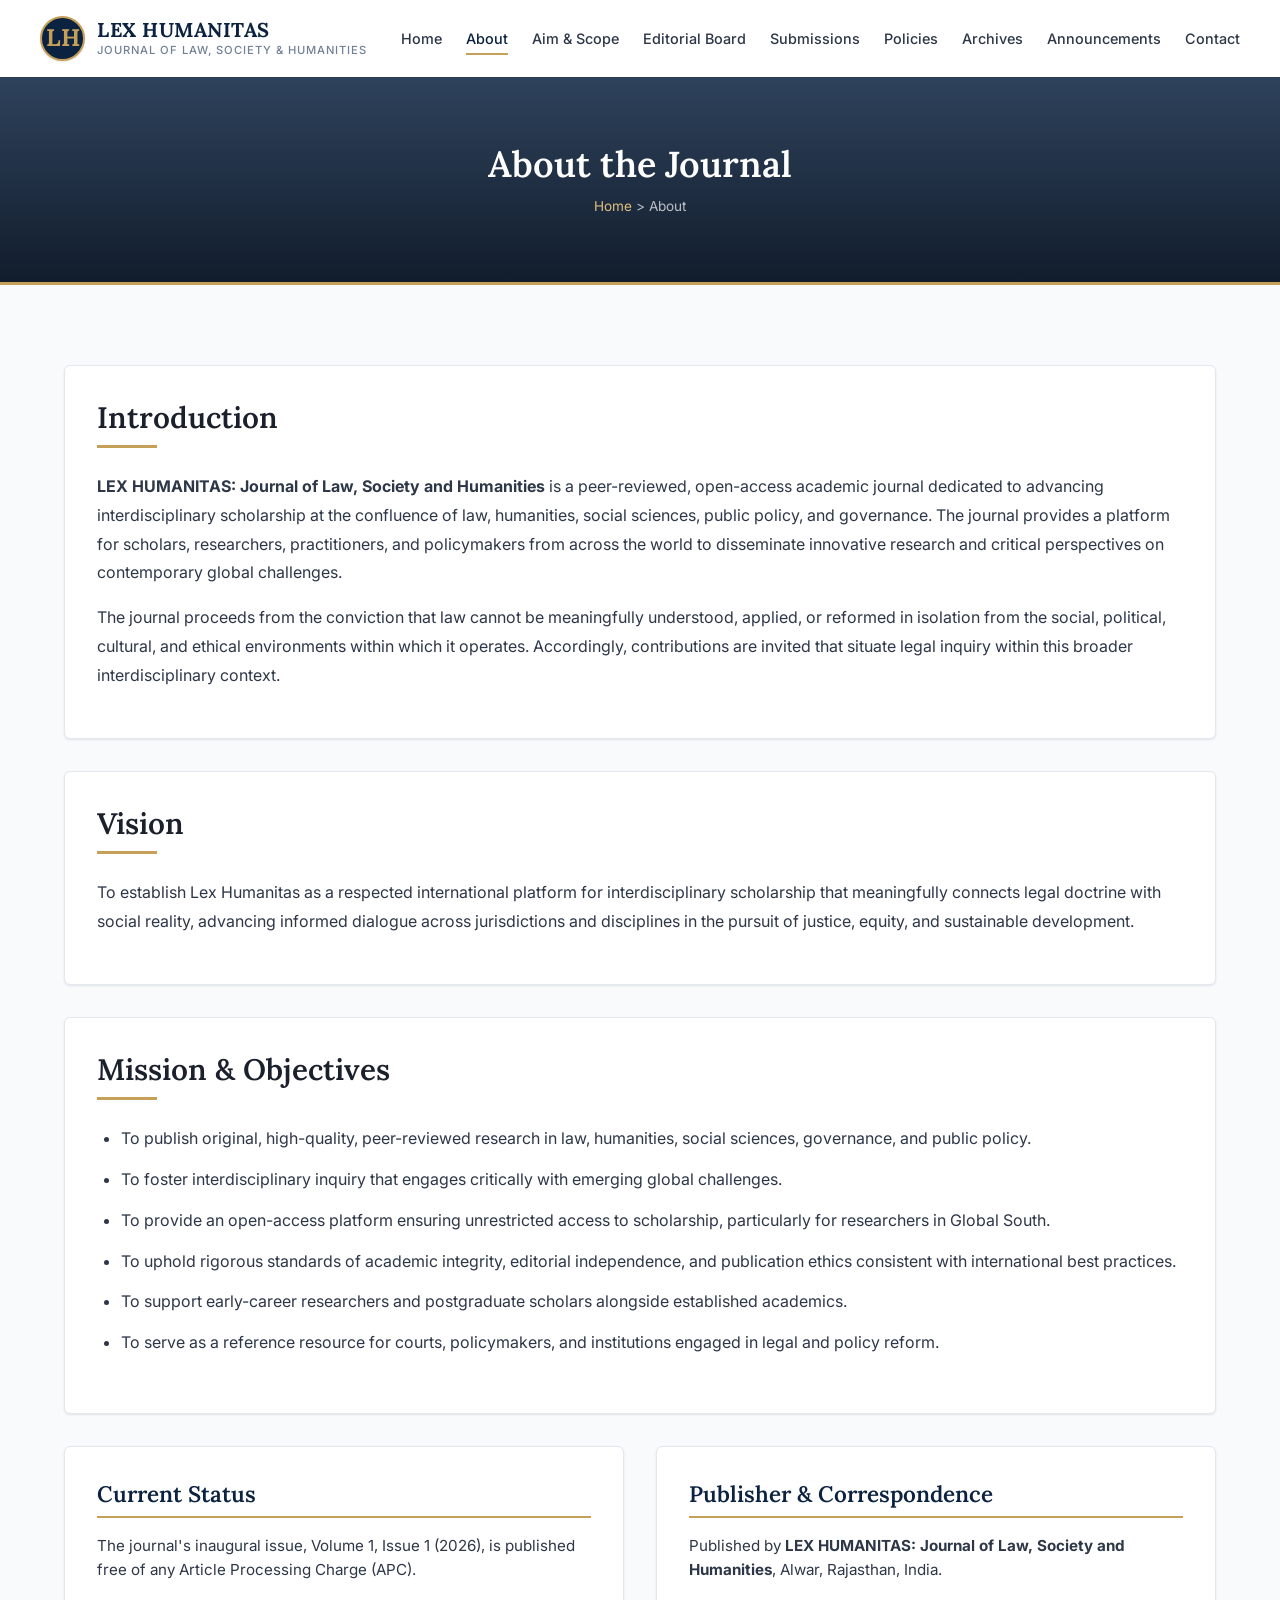
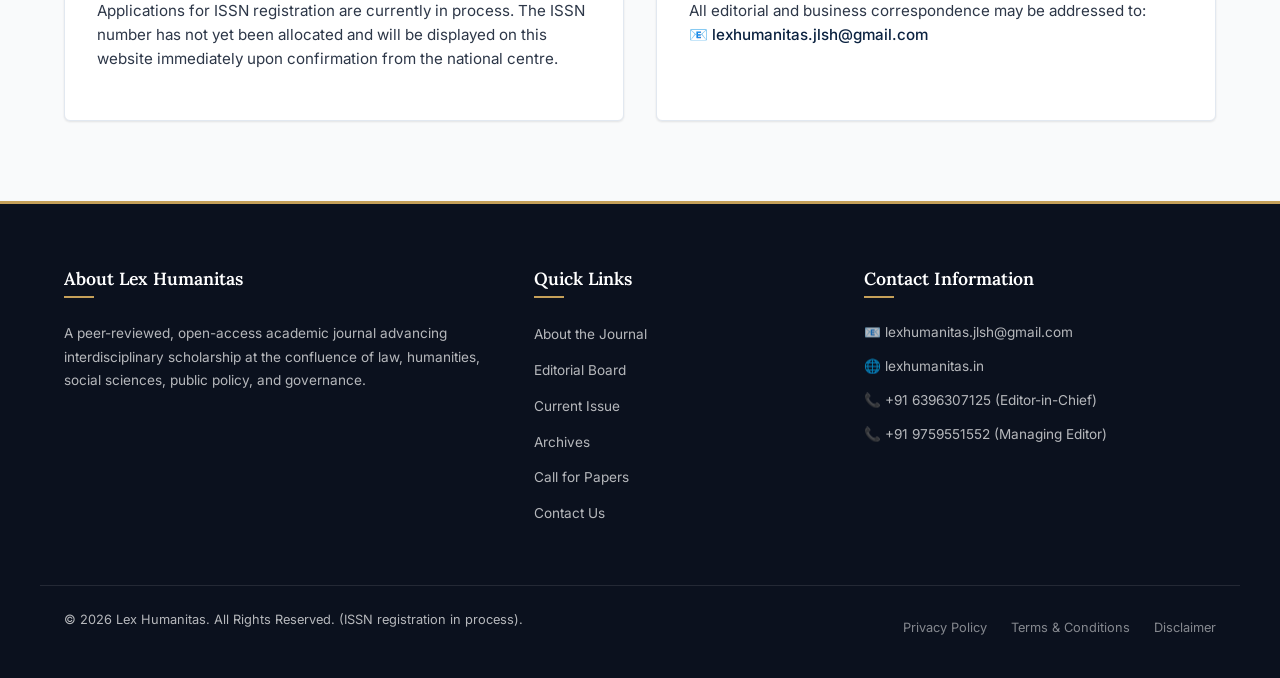
<file: about.html>
<!DOCTYPE html>
<html lang="en">
<head>
  <meta charset="UTF-8">
  <meta name="viewport" content="width=device-width, initial-scale=1.0">
  <title>About the Journal — Lex Humanitas</title>
  <link rel="stylesheet" href="css/style.css">
</head>
<body>

  <!-- Header -->
  <header class="site-header">
    <div class="container nav-container">
      <a href="index.html" class="logo-brand">
        <div class="logo-icon">LH</div>
        <div class="logo-text">
          <span class="logo-title">LEX HUMANITAS</span>
          <span class="logo-subtitle">Journal of Law, Society & Humanities</span>
        </div>
      </a>
      
      <button class="menu-toggle" aria-label="Toggle Navigation">
        <span></span>
        <span></span>
        <span></span>
      </button>

      <nav class="main-nav">
        <ul class="nav-list">
          <li><a href="index.html" class="nav-link">Home</a></li>
          <li><a href="about.html" class="nav-link active">About</a></li>
          <li><a href="aim-scope.html" class="nav-link">Aim & Scope</a></li>
          <li><a href="editorial-board.html" class="nav-link">Editorial Board</a></li>
          <li class="nav-item dropdown">
            <a href="#" class="nav-link">Submissions</a>
            <ul class="dropdown-menu">
              <li><a href="for-authors.html" class="dropdown-link">Author Guidelines</a></li>
              <li><a href="call-for-papers.html" class="dropdown-link">Call for Papers</a></li>
            </ul>
          </li>
          <li class="nav-item dropdown">
            <a href="#" class="nav-link">Policies</a>
            <ul class="dropdown-menu">
              <li><a href="publication-ethics.html" class="dropdown-link">Publication Ethics</a></li>
              <li><a href="open-access.html" class="dropdown-link">Open Access & Fees</a></li>
            </ul>
          </li>
          <li><a href="archives.html" class="nav-link">Archives</a></li>
          <li><a href="announcements.html" class="nav-link">Announcements</a></li>
          <li><a href="contact.html" class="nav-link">Contact</a></li>
        </ul>
      </nav>
    </div>
  </header>

  <!-- Subpage Banner -->
  <section class="subpage-banner">
    <div class="container">
      <h1>About the Journal</h1>
      <div class="subpage-breadcrumbs">
        <a href="index.html">Home</a> &gt; <span>About</span>
      </div>
    </div>
  </section>

  <!-- Main Content -->
  <section class="section">
    <div class="container">
      <div class="card" style="line-height: 1.8;">
        <h2 class="section-title">Introduction</h2>
        <p>
          <strong>LEX HUMANITAS: Journal of Law, Society and Humanities</strong> is a peer-reviewed, open-access academic journal dedicated to advancing interdisciplinary scholarship at the confluence of law, humanities, social sciences, public policy, and governance. The journal provides a platform for scholars, researchers, practitioners, and policymakers from across the world to disseminate innovative research and critical perspectives on contemporary global challenges.
        </p>
        <p>
          The journal proceeds from the conviction that law cannot be meaningfully understood, applied, or reformed in isolation from the social, political, cultural, and ethical environments within which it operates. Accordingly, contributions are invited that situate legal inquiry within this broader interdisciplinary context.
        </p>
      </div>

      <div class="card" style="line-height: 1.8;">
        <h2 class="section-title">Vision</h2>
        <p>
          To establish Lex Humanitas as a respected international platform for interdisciplinary scholarship that meaningfully connects legal doctrine with social reality, advancing informed dialogue across jurisdictions and disciplines in the pursuit of justice, equity, and sustainable development.
        </p>
      </div>

      <div class="card" style="line-height: 1.8;">
        <h2 class="section-title">Mission &amp; Objectives</h2>
        <ul style="padding-left: 1.5rem; margin-bottom: 1.5rem; display: flex; flex-direction: column; gap: 0.75rem;">
          <li>To publish original, high-quality, peer-reviewed research in law, humanities, social sciences, governance, and public policy.</li>
          <li>To foster interdisciplinary inquiry that engages critically with emerging global challenges.</li>
          <li>To provide an open-access platform ensuring unrestricted access to scholarship, particularly for researchers in Global South.</li>
          <li>To uphold rigorous standards of academic integrity, editorial independence, and publication ethics consistent with international best practices.</li>
          <li>To support early-career researchers and postgraduate scholars alongside established academics.</li>
          <li>To serve as a reference resource for courts, policymakers, and institutions engaged in legal and policy reform.</li>
        </ul>
      </div>

      <div class="container" style="display: grid; grid-template-columns: 1fr 1fr; gap: 2rem; padding: 0;">
        <div class="card" style="margin-bottom: 0;">
          <h3 style="color: var(--primary); border-bottom: 2px solid var(--accent); padding-bottom: 0.5rem; margin-bottom: 1rem;">Current Status</h3>
          <p style="font-size: 0.95rem;">
            The journal's inaugural issue, Volume 1, Issue 1 (2026), is published free of any Article Processing Charge (APC). 
          </p>
          <p style="font-size: 0.95rem;">
            Applications for ISSN registration are currently in process. The ISSN number has not yet been allocated and will be displayed on this website immediately upon confirmation from the national centre.
          </p>
        </div>

        <div class="card" style="margin-bottom: 0;">
          <h3 style="color: var(--primary); border-bottom: 2px solid var(--accent); padding-bottom: 0.5rem; margin-bottom: 1rem;">Publisher &amp; Correspondence</h3>
          <p style="font-size: 0.95rem;">
            Published by <strong>LEX HUMANITAS: Journal of Law, Society and Humanities</strong>, Alwar, Rajasthan, India.
          </p>
          <p style="font-size: 0.95rem; margin-top: 1rem;">
            All editorial and business correspondence may be addressed to: <br>
            📧 <a href="mailto:lexhumanitas.jlsh@gmail.com" style="font-weight: 500;">lexhumanitas.jlsh@gmail.com</a>
          </p>
        </div>
      </div>
    </div>
  </section>

  <!-- Footer -->
  <footer class="site-footer">
    <div class="container footer-grid">
      <div class="footer-col footer-about">
        <h4>About Lex Humanitas</h4>
        <p>
          A peer-reviewed, open-access academic journal advancing interdisciplinary scholarship at the confluence of law, humanities, social sciences, public policy, and governance.
        </p>
      </div>
      
      <div class="footer-col">
        <h4>Quick Links</h4>
        <ul class="footer-links">
          <li><a href="about.html">About the Journal</a></li>
          <li><a href="editorial-board.html">Editorial Board</a></li>
          <li><a href="archives.html">Current Issue</a></li>
          <li><a href="archives.html">Archives</a></li>
          <li><a href="call-for-papers.html">Call for Papers</a></li>
          <li><a href="contact.html">Contact Us</a></li>
        </ul>
      </div>

      <div class="footer-col footer-contact">
        <h4>Contact Information</h4>
        <p>📧 lexhumanitas.jlsh@gmail.com</p>
        <p>🌐 lexhumanitas.in</p>
        <p>📞 +91 6396307125 (Editor-in-Chief)</p>
        <p>📞 +91 9759551552 (Managing Editor)</p>
      </div>
    </div>
    
    <div class="container footer-bottom">
      <p>&copy; 2026 Lex Humanitas. All Rights Reserved. (ISSN registration in process).</p>
      <div class="footer-policies">
        <a href="privacy-policy.html">Privacy Policy</a>
        <a href="terms.html">Terms &amp; Conditions</a>
        <a href="disclaimer.html">Disclaimer</a>
      </div>
    </div>
  </footer>

  <script src="js/main.js"></script>
</body>
</html>
</file>
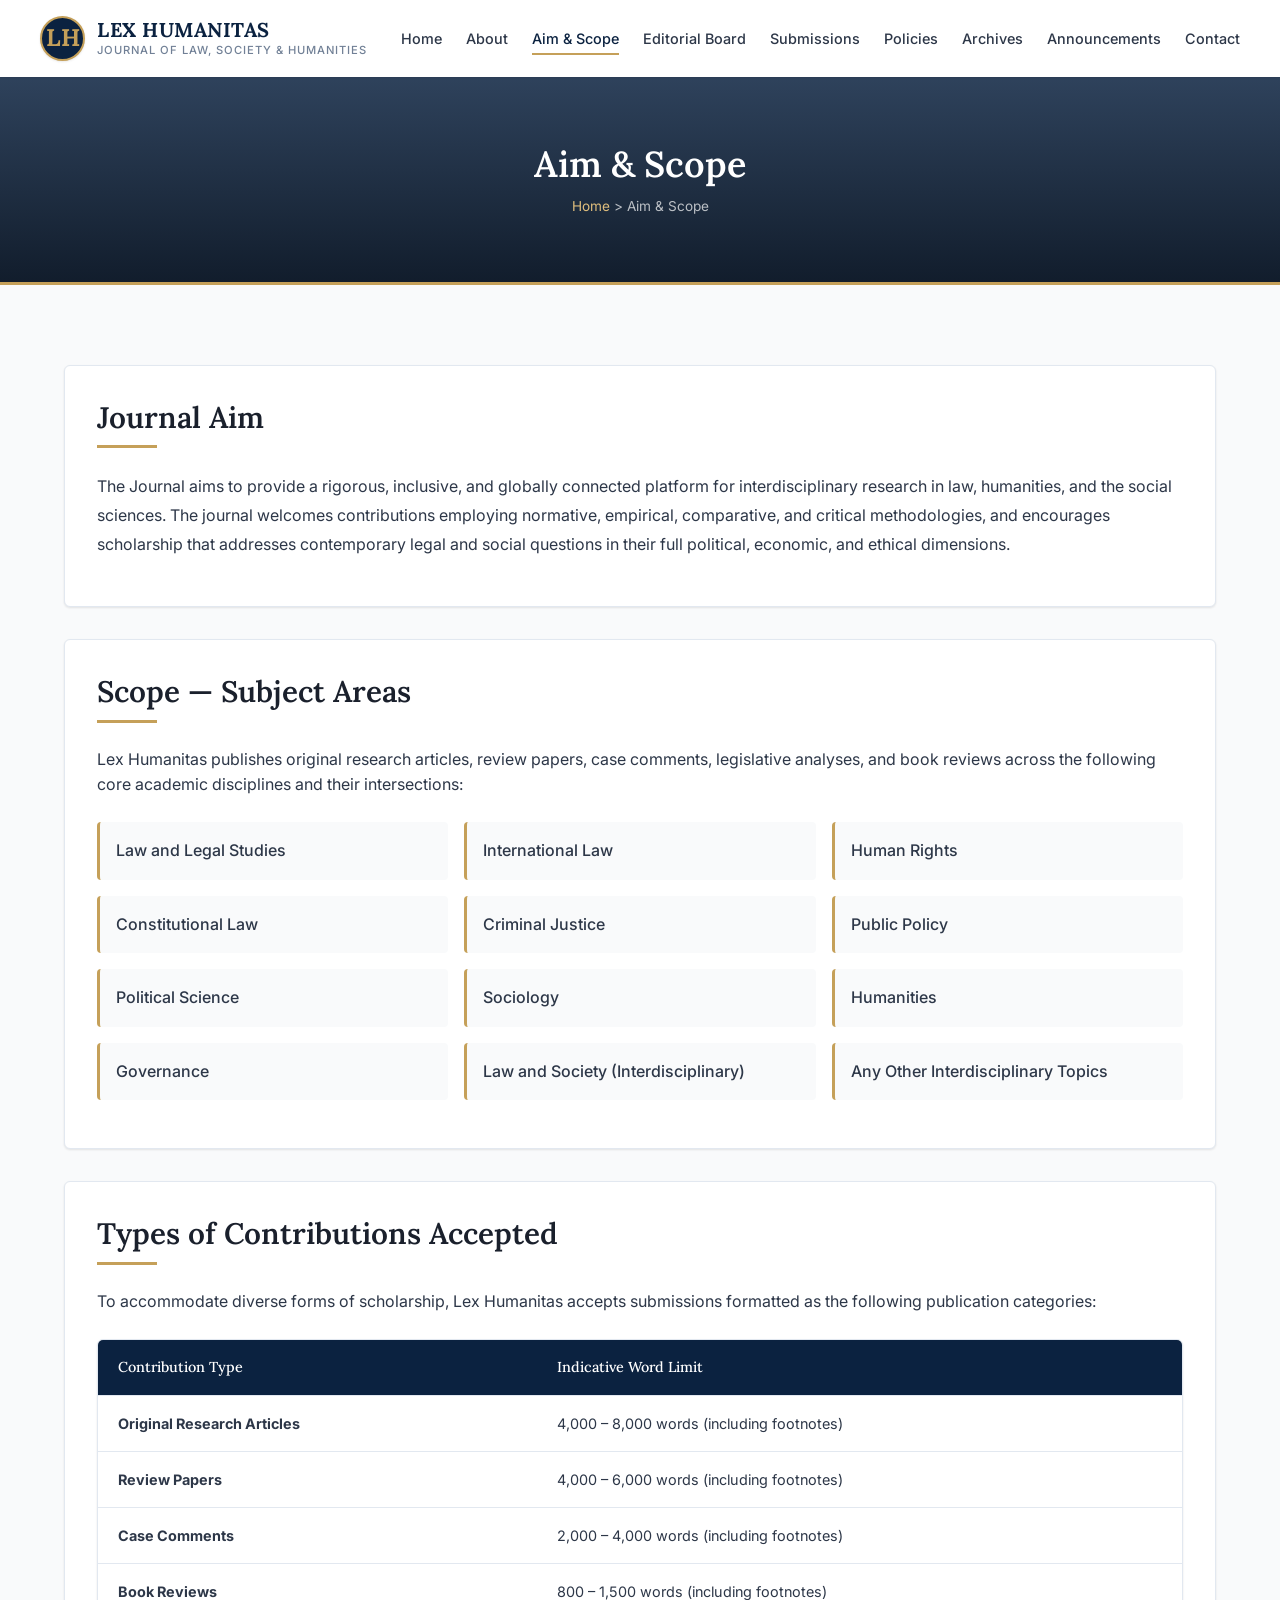
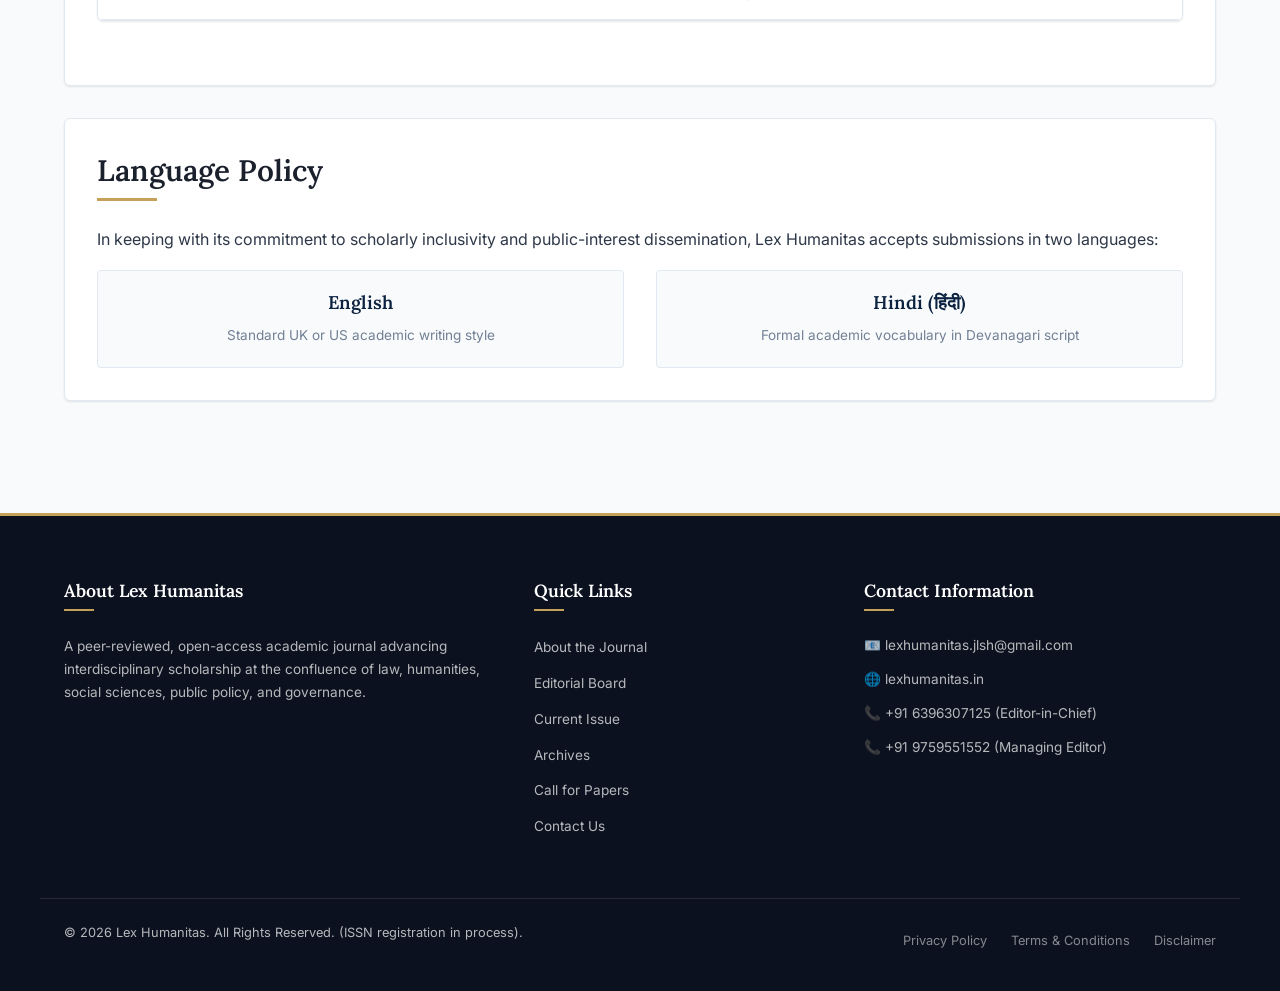
<file: aim-scope.html>
<!DOCTYPE html>
<html lang="en">
<head>
  <meta charset="UTF-8">
  <meta name="viewport" content="width=device-width, initial-scale=1.0">
  <title>Aim &amp; Scope — Lex Humanitas</title>
  <link rel="stylesheet" href="css/style.css">
</head>
<body>

  <!-- Header -->
  <header class="site-header">
    <div class="container nav-container">
      <a href="index.html" class="logo-brand">
        <div class="logo-icon">LH</div>
        <div class="logo-text">
          <span class="logo-title">LEX HUMANITAS</span>
          <span class="logo-subtitle">Journal of Law, Society & Humanities</span>
        </div>
      </a>
      
      <button class="menu-toggle" aria-label="Toggle Navigation">
        <span></span>
        <span></span>
        <span></span>
      </button>

      <nav class="main-nav">
        <ul class="nav-list">
          <li><a href="index.html" class="nav-link">Home</a></li>
          <li><a href="about.html" class="nav-link">About</a></li>
          <li><a href="aim-scope.html" class="nav-link active">Aim & Scope</a></li>
          <li><a href="editorial-board.html" class="nav-link">Editorial Board</a></li>
          <li class="nav-item dropdown">
            <a href="#" class="nav-link">Submissions</a>
            <ul class="dropdown-menu">
              <li><a href="for-authors.html" class="dropdown-link">Author Guidelines</a></li>
              <li><a href="call-for-papers.html" class="dropdown-link">Call for Papers</a></li>
            </ul>
          </li>
          <li class="nav-item dropdown">
            <a href="#" class="nav-link">Policies</a>
            <ul class="dropdown-menu">
              <li><a href="publication-ethics.html" class="dropdown-link">Publication Ethics</a></li>
              <li><a href="open-access.html" class="dropdown-link">Open Access & Fees</a></li>
            </ul>
          </li>
          <li><a href="archives.html" class="nav-link">Archives</a></li>
          <li><a href="announcements.html" class="nav-link">Announcements</a></li>
          <li><a href="contact.html" class="nav-link">Contact</a></li>
        </ul>
      </nav>
    </div>
  </header>

  <!-- Subpage Banner -->
  <section class="subpage-banner">
    <div class="container">
      <h1>Aim &amp; Scope</h1>
      <div class="subpage-breadcrumbs">
        <a href="index.html">Home</a> &gt; <span>Aim &amp; Scope</span>
      </div>
    </div>
  </section>

  <!-- Main Content -->
  <section class="section">
    <div class="container">
      <!-- Aim Card -->
      <div class="card" style="line-height: 1.8;">
        <h2 class="section-title">Journal Aim</h2>
        <p>
          The Journal aims to provide a rigorous, inclusive, and globally connected platform for interdisciplinary research in law, humanities, and the social sciences. The journal welcomes contributions employing normative, empirical, comparative, and critical methodologies, and encourages scholarship that addresses contemporary legal and social questions in their full political, economic, and ethical dimensions.
        </p>
      </div>

      <!-- Scope Card -->
      <div class="card">
        <h2 class="section-title">Scope &mdash; Subject Areas</h2>
        <p style="margin-bottom: 1.5rem;">
          Lex Humanitas publishes original research articles, review papers, case comments, legislative analyses, and book reviews across the following core academic disciplines and their intersections:
        </p>
        
        <div style="display: grid; grid-template-columns: repeat(auto-fit, minmax(280px, 1fr)); gap: 1rem; margin-bottom: 1rem;">
          <div style="background-color: var(--bg-main); padding: 1rem; border-left: 3px solid var(--accent); border-radius: 4px; font-weight: 500;">Law and Legal Studies</div>
          <div style="background-color: var(--bg-main); padding: 1rem; border-left: 3px solid var(--accent); border-radius: 4px; font-weight: 500;">International Law</div>
          <div style="background-color: var(--bg-main); padding: 1rem; border-left: 3px solid var(--accent); border-radius: 4px; font-weight: 500;">Human Rights</div>
          <div style="background-color: var(--bg-main); padding: 1rem; border-left: 3px solid var(--accent); border-radius: 4px; font-weight: 500;">Constitutional Law</div>
          <div style="background-color: var(--bg-main); padding: 1rem; border-left: 3px solid var(--accent); border-radius: 4px; font-weight: 500;">Criminal Justice</div>
          <div style="background-color: var(--bg-main); padding: 1rem; border-left: 3px solid var(--accent); border-radius: 4px; font-weight: 500;">Public Policy</div>
          <div style="background-color: var(--bg-main); padding: 1rem; border-left: 3px solid var(--accent); border-radius: 4px; font-weight: 500;">Political Science</div>
          <div style="background-color: var(--bg-main); padding: 1rem; border-left: 3px solid var(--accent); border-radius: 4px; font-weight: 500;">Sociology</div>
          <div style="background-color: var(--bg-main); padding: 1rem; border-left: 3px solid var(--accent); border-radius: 4px; font-weight: 500;">Humanities</div>
          <div style="background-color: var(--bg-main); padding: 1rem; border-left: 3px solid var(--accent); border-radius: 4px; font-weight: 500;">Governance</div>
          <div style="background-color: var(--bg-main); padding: 1rem; border-left: 3px solid var(--accent); border-radius: 4px; font-weight: 500;">Law and Society (Interdisciplinary)</div>
          <div style="background-color: var(--bg-main); padding: 1rem; border-left: 3px solid var(--accent); border-radius: 4px; font-weight: 500;">Any Other Interdisciplinary Topics</div>
        </div>
      </div>

      <!-- Contributions Card -->
      <div class="card">
        <h2 class="section-title">Types of Contributions Accepted</h2>
        <p style="margin-bottom: 1.5rem;">
          To accommodate diverse forms of scholarship, Lex Humanitas accepts submissions formatted as the following publication categories:
        </p>

        <div class="table-responsive">
          <table class="data-table">
            <thead>
              <tr>
                <th>Contribution Type</th>
                <th>Indicative Word Limit</th>
              </tr>
            </thead>
            <tbody>
              <tr>
                <td><strong>Original Research Articles</strong></td>
                <td>4,000 – 8,000 words (including footnotes)</td>
              </tr>
              <tr>
                <td><strong>Review Papers</strong></td>
                <td>4,000 – 6,000 words (including footnotes)</td>
              </tr>
              <tr>
                <td><strong>Case Comments</strong></td>
                <td>2,000 – 4,000 words (including footnotes)</td>
              </tr>
              <tr>
                <td><strong>Book Reviews</strong></td>
                <td>800 – 1,500 words (including footnotes)</td>
              </tr>
            </tbody>
          </table>
        </div>
      </div>

      <!-- Language Policy -->
      <div class="card" style="line-height: 1.8;">
        <h2 class="section-title">Language Policy</h2>
        <p>
          In keeping with its commitment to scholarly inclusivity and public-interest dissemination, Lex Humanitas accepts submissions in two languages:
        </p>
        <div style="display: flex; gap: 2rem; margin-top: 1rem;">
          <div style="flex: 1; padding: 1.25rem; border: 1px solid var(--border-color); border-radius: 4px; background-color: var(--bg-main); text-align: center;">
            <h4 style="color: var(--primary); margin-bottom: 0.5rem;">English</h4>
            <p style="font-size: 0.85rem; color: var(--text-light); margin: 0;">Standard UK or US academic writing style</p>
          </div>
          <div style="flex: 1; padding: 1.25rem; border: 1px solid var(--border-color); border-radius: 4px; background-color: var(--bg-main); text-align: center;">
            <h4 style="color: var(--primary); margin-bottom: 0.5rem;">Hindi (हिंदी)</h4>
            <p style="font-size: 0.85rem; color: var(--text-light); margin: 0;">Formal academic vocabulary in Devanagari script</p>
          </div>
        </div>
      </div>

    </div>
  </section>

  <!-- Footer -->
  <footer class="site-footer">
    <div class="container footer-grid">
      <div class="footer-col footer-about">
        <h4>About Lex Humanitas</h4>
        <p>
          A peer-reviewed, open-access academic journal advancing interdisciplinary scholarship at the confluence of law, humanities, social sciences, public policy, and governance.
        </p>
      </div>
      
      <div class="footer-col">
        <h4>Quick Links</h4>
        <ul class="footer-links">
          <li><a href="about.html">About the Journal</a></li>
          <li><a href="editorial-board.html">Editorial Board</a></li>
          <li><a href="aim-scope.html">Current Issue</a></li>
          <li><a href="archives.html">Archives</a></li>
          <li><a href="call-for-papers.html">Call for Papers</a></li>
          <li><a href="contact.html">Contact Us</a></li>
        </ul>
      </div>

      <div class="footer-col footer-contact">
        <h4>Contact Information</h4>
        <p>📧 lexhumanitas.jlsh@gmail.com</p>
        <p>🌐 lexhumanitas.in</p>
        <p>📞 +91 6396307125 (Editor-in-Chief)</p>
        <p>📞 +91 9759551552 (Managing Editor)</p>
      </div>
    </div>
    
    <div class="container footer-bottom">
      <p>&copy; 2026 Lex Humanitas. All Rights Reserved. (ISSN registration in process).</p>
      <div class="footer-policies">
        <a href="privacy-policy.html">Privacy Policy</a>
        <a href="terms.html">Terms &amp; Conditions</a>
        <a href="disclaimer.html">Disclaimer</a>
      </div>
    </div>
  </footer>

  <script src="js/main.js"></script>
</body>
</html>
</file>
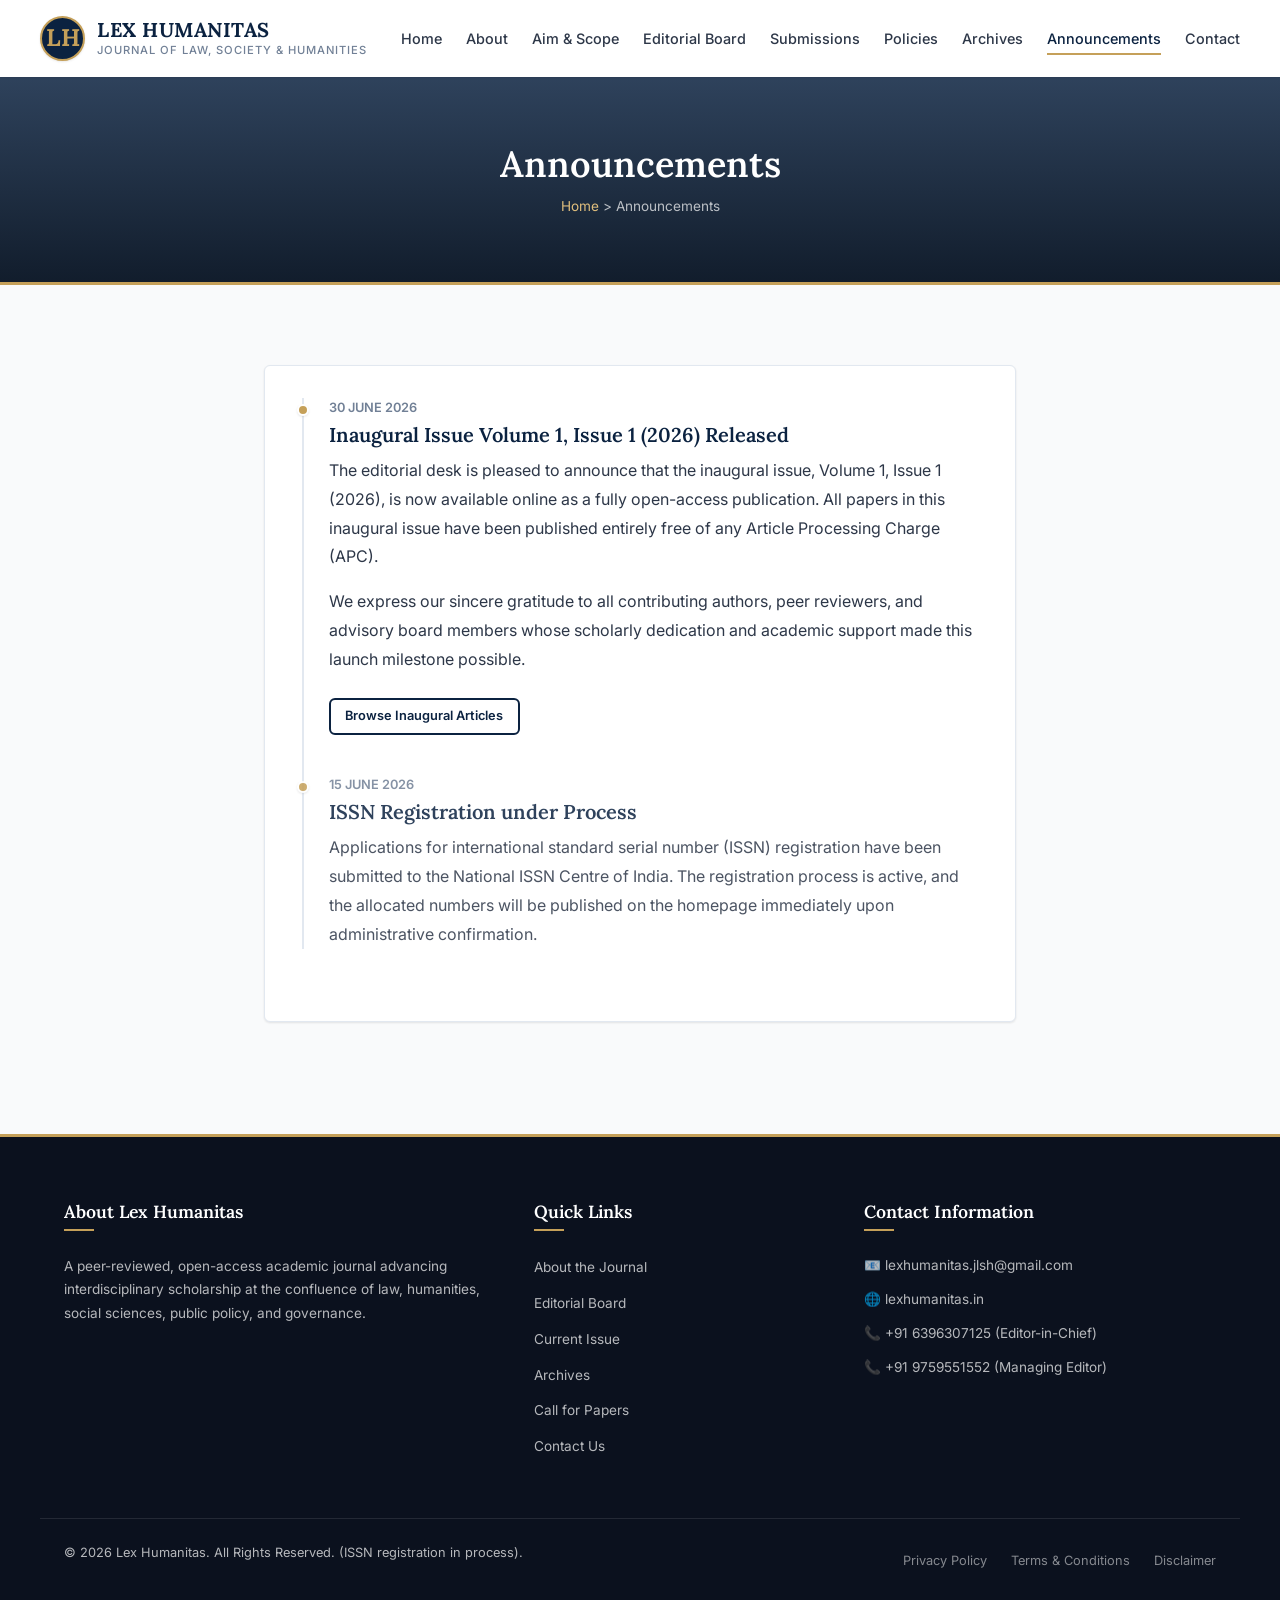
<file: announcements.html>
<!DOCTYPE html>
<html lang="en">
<head>
  <meta charset="UTF-8">
  <meta name="viewport" content="width=device-width, initial-scale=1.0">
  <title>Journal Announcements — Lex Humanitas</title>
  <link rel="stylesheet" href="css/style.css">
</head>
<body>

  <!-- Header -->
  <header class="site-header">
    <div class="container nav-container">
      <a href="index.html" class="logo-brand">
        <div class="logo-icon">LH</div>
        <div class="logo-text">
          <span class="logo-title">LEX HUMANITAS</span>
          <span class="logo-subtitle">Journal of Law, Society & Humanities</span>
        </div>
      </a>
      
      <button class="menu-toggle" aria-label="Toggle Navigation">
        <span></span>
        <span></span>
        <span></span>
      </button>

      <nav class="main-nav">
        <ul class="nav-list">
          <li><a href="index.html" class="nav-link">Home</a></li>
          <li><a href="about.html" class="nav-link">About</a></li>
          <li><a href="aim-scope.html" class="nav-link">Aim & Scope</a></li>
          <li><a href="editorial-board.html" class="nav-link">Editorial Board</a></li>
          <li class="nav-item dropdown">
            <a href="#" class="nav-link">Submissions</a>
            <ul class="dropdown-menu">
              <li><a href="for-authors.html" class="dropdown-link">Author Guidelines</a></li>
              <li><a href="call-for-papers.html" class="dropdown-link">Call for Papers</a></li>
            </ul>
          </li>
          <li class="nav-item dropdown">
            <a href="#" class="nav-link">Policies</a>
            <ul class="dropdown-menu">
              <li><a href="publication-ethics.html" class="dropdown-link">Publication Ethics</a></li>
              <li><a href="open-access.html" class="dropdown-link">Open Access & Fees</a></li>
            </ul>
          </li>
          <li><a href="archives.html" class="nav-link">Archives</a></li>
          <li><a href="announcements.html" class="nav-link active">Announcements</a></li>
          <li><a href="contact.html" class="nav-link">Contact</a></li>
        </ul>
      </nav>
    </div>
  </header>

  <!-- Subpage Banner -->
  <section class="subpage-banner">
    <div class="container">
      <h1>Announcements</h1>
      <div class="subpage-breadcrumbs">
        <a href="index.html">Home</a> &gt; <span>Announcements</span>
      </div>
    </div>
  </section>

  <!-- Main Content -->
  <section class="section">
    <div class="container" style="max-width: 800px;">
      
      <div class="card">
        <div class="announcement-timeline">
          
          <!-- Announcement 1 -->
          <div class="announcement-post">
            <div class="announcement-date">30 June 2026</div>
            <h3 class="announcement-title">Inaugural Issue Volume 1, Issue 1 (2026) Released</h3>
            <p style="line-height: 1.8;">
              The editorial desk is pleased to announce that the inaugural issue, Volume 1, Issue 1 (2026), is now available online as a fully open-access publication. All papers in this inaugural issue have been published entirely free of any Article Processing Charge (APC). 
            </p>
            <p style="line-height: 1.8; margin-top: 1rem;">
              We express our sincere gratitude to all contributing authors, peer reviewers, and advisory board members whose scholarly dedication and academic support made this launch milestone possible.
            </p>
            <div style="margin-top: 1.5rem;">
              <a href="archives.html" class="btn btn-outline btn-sm">Browse Inaugural Articles</a>
            </div>
          </div>

          <!-- Announcement 2 (Placeholder notice for upcoming index) -->
          <div class="announcement-post" style="opacity: 0.85;">
            <div class="announcement-date">15 June 2026</div>
            <h3 class="announcement-title">ISSN Registration under Process</h3>
            <p style="line-height: 1.8;">
              Applications for international standard serial number (ISSN) registration have been submitted to the National ISSN Centre of India. The registration process is active, and the allocated numbers will be published on the homepage immediately upon administrative confirmation.
            </p>
          </div>

        </div>
      </div>

    </div>
  </section>

  <!-- Footer -->
  <footer class="site-footer">
    <div class="container footer-grid">
      <div class="footer-col footer-about">
        <h4>About Lex Humanitas</h4>
        <p>
          A peer-reviewed, open-access academic journal advancing interdisciplinary scholarship at the confluence of law, humanities, social sciences, public policy, and governance.
        </p>
      </div>
      
      <div class="footer-col">
        <h4>Quick Links</h4>
        <ul class="footer-links">
          <li><a href="about.html">About the Journal</a></li>
          <li><a href="editorial-board.html">Editorial Board</a></li>
          <li><a href="aim-scope.html">Current Issue</a></li>
          <li><a href="archives.html">Archives</a></li>
          <li><a href="call-for-papers.html">Call for Papers</a></li>
          <li><a href="contact.html">Contact Us</a></li>
        </ul>
      </div>

      <div class="footer-col footer-contact">
        <h4>Contact Information</h4>
        <p>📧 lexhumanitas.jlsh@gmail.com</p>
        <p>🌐 lexhumanitas.in</p>
        <p>📞 +91 6396307125 (Editor-in-Chief)</p>
        <p>📞 +91 9759551552 (Managing Editor)</p>
      </div>
    </div>
    
    <div class="container footer-bottom">
      <p>&copy; 2026 Lex Humanitas. All Rights Reserved. (ISSN registration in process).</p>
      <div class="footer-policies">
        <a href="privacy-policy.html">Privacy Policy</a>
        <a href="terms.html">Terms &amp; Conditions</a>
        <a href="disclaimer.html">Disclaimer</a>
      </div>
    </div>
  </footer>

  <script src="js/main.js"></script>
</body>
</html>
</file>
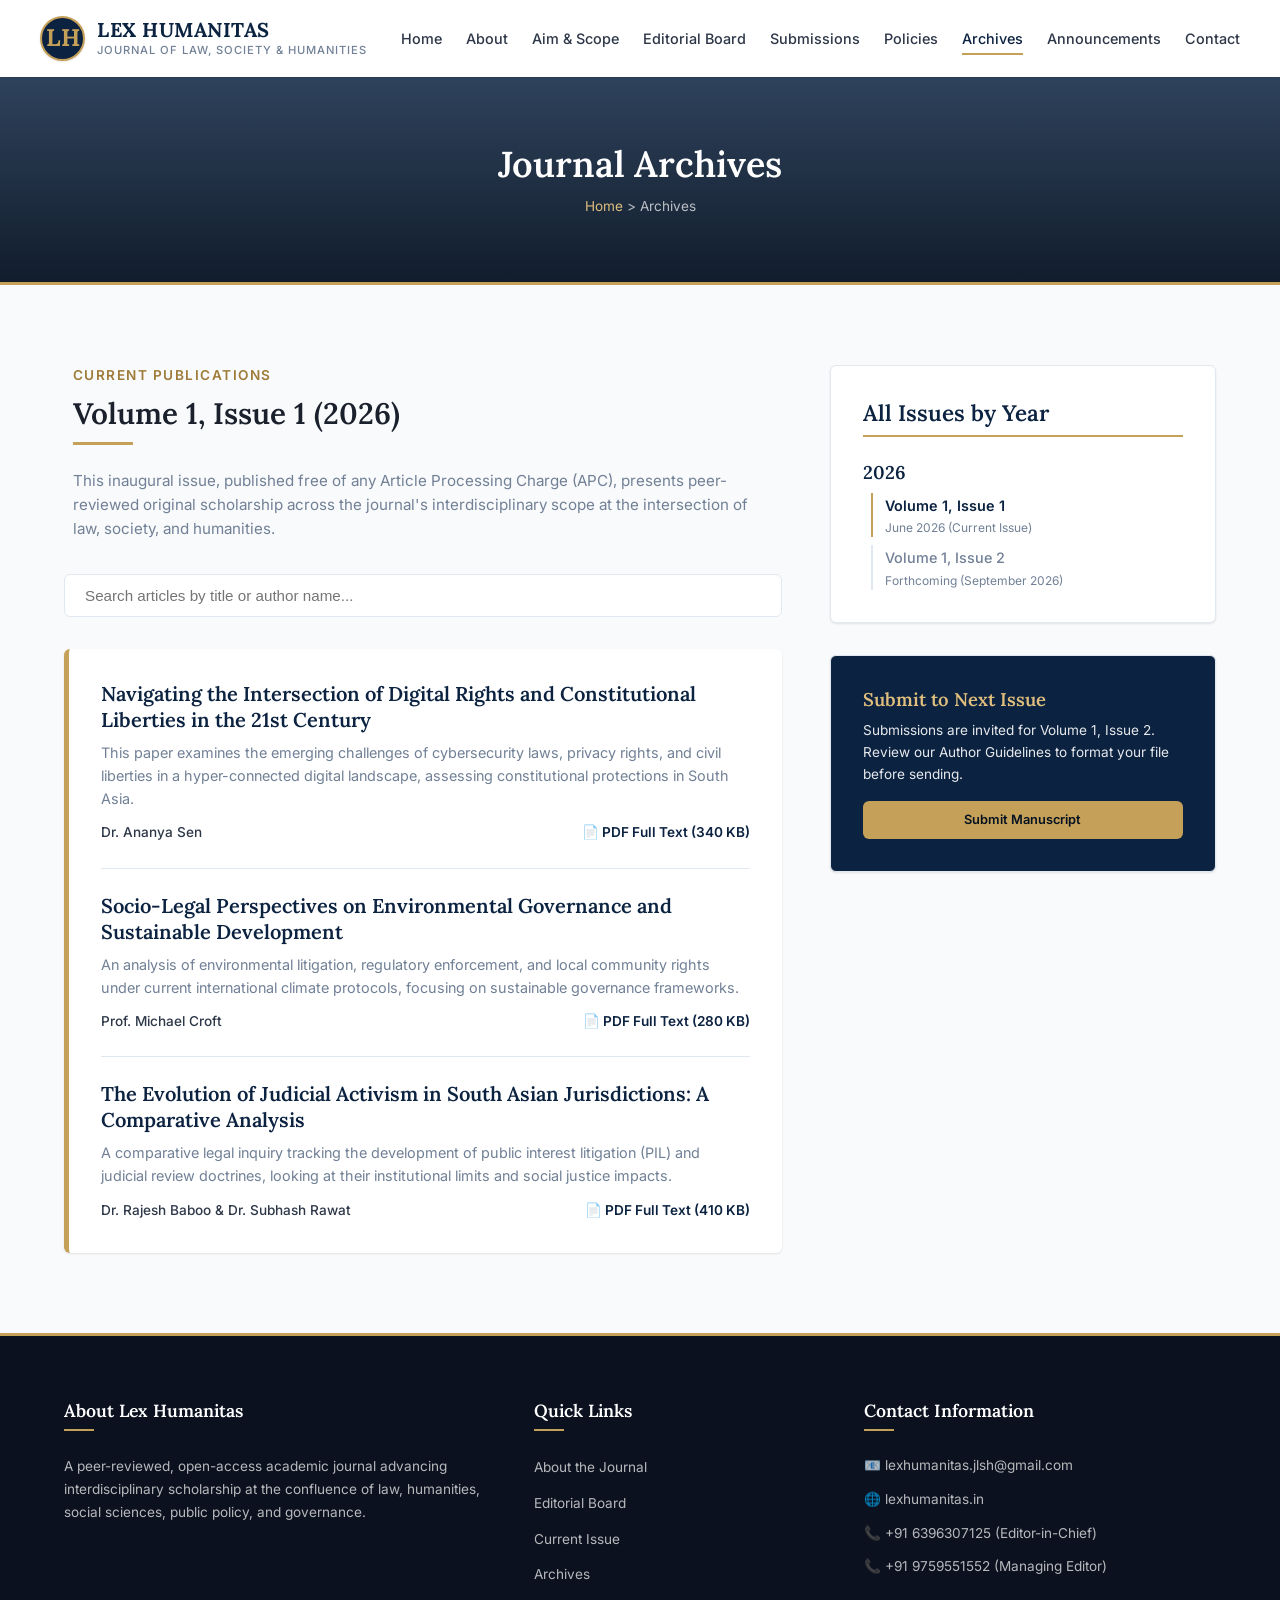
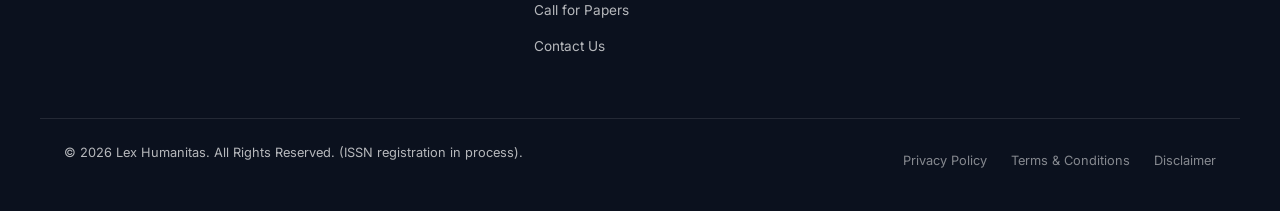
<file: archives.html>
<!DOCTYPE html>
<html lang="en">
<head>
  <meta charset="UTF-8">
  <meta name="viewport" content="width=device-width, initial-scale=1.0">
  <title>Journal Archives — Lex Humanitas</title>
  <link rel="stylesheet" href="css/style.css">
</head>
<body>

  <!-- Header -->
  <header class="site-header">
    <div class="container nav-container">
      <a href="index.html" class="logo-brand">
        <div class="logo-icon">LH</div>
        <div class="logo-text">
          <span class="logo-title">LEX HUMANITAS</span>
          <span class="logo-subtitle">Journal of Law, Society & Humanities</span>
        </div>
      </a>
      
      <button class="menu-toggle" aria-label="Toggle Navigation">
        <span></span>
        <span></span>
        <span></span>
      </button>

      <nav class="main-nav">
        <ul class="nav-list">
          <li><a href="index.html" class="nav-link">Home</a></li>
          <li><a href="about.html" class="nav-link">About</a></li>
          <li><a href="aim-scope.html" class="nav-link">Aim & Scope</a></li>
          <li><a href="editorial-board.html" class="nav-link">Editorial Board</a></li>
          <li class="nav-item dropdown">
            <a href="#" class="nav-link">Submissions</a>
            <ul class="dropdown-menu">
              <li><a href="for-authors.html" class="dropdown-link">Author Guidelines</a></li>
              <li><a href="call-for-papers.html" class="dropdown-link">Call for Papers</a></li>
            </ul>
          </li>
          <li class="nav-item dropdown">
            <a href="#" class="nav-link">Policies</a>
            <ul class="dropdown-menu">
              <li><a href="publication-ethics.html" class="dropdown-link">Publication Ethics</a></li>
              <li><a href="open-access.html" class="dropdown-link">Open Access & Fees</a></li>
            </ul>
          </li>
          <li><a href="archives.html" class="nav-link active">Archives</a></li>
          <li><a href="announcements.html" class="nav-link">Announcements</a></li>
          <li><a href="contact.html" class="nav-link">Contact</a></li>
        </ul>
      </nav>
    </div>
  </header>

  <!-- Subpage Banner -->
  <section class="subpage-banner">
    <div class="container">
      <h1>Journal Archives</h1>
      <div class="subpage-breadcrumbs">
        <a href="index.html">Home</a> &gt; <span>Archives</span>
      </div>
    </div>
  </section>

  <!-- Main Content -->
  <section class="section">
    <div class="container" style="display: grid; grid-template-columns: 1.3fr 0.7fr; gap: 3rem;">
      
      <!-- Left Column: Articles listing -->
      <div>
        <div class="section-header" style="text-align: left; margin-bottom: 2rem;">
          <span class="section-tagline">Current Publications</span>
          <h2 class="section-title">Volume 1, Issue 1 (2026)</h2>
          <p style="color: var(--text-light); font-size: 0.95rem;">
            This inaugural issue, published free of any Article Processing Charge (APC), presents peer-reviewed original scholarship across the journal's interdisciplinary scope at the intersection of law, society, and humanities.
          </p>
        </div>

        <!-- Live Search Bar -->
        <div class="search-container">
          <input type="text" class="search-input" placeholder="Search articles by title or author name...">
        </div>

        <!-- Article List -->
        <div class="current-issue-box" style="box-shadow: var(--shadow-sm); padding: 2rem;">
          <div class="article-list">
            
            <div class="article-item">
              <h4 class="article-title" style="font-size: 1.25rem;"><a href="#">Navigating the Intersection of Digital Rights and Constitutional Liberties in the 21st Century</a></h4>
              <p style="font-size: 0.9rem; color: var(--text-light); margin-bottom: 0.75rem;">
                This paper examines the emerging challenges of cybersecurity laws, privacy rights, and civil liberties in a hyper-connected digital landscape, assessing constitutional protections in South Asia.
              </p>
              <div class="article-meta">
                <span class="article-authors">Dr. Ananya Sen</span>
                <a href="#" class="article-download">📄 PDF Full Text (340 KB)</a>
              </div>
            </div>
            
            <div class="article-item">
              <h4 class="article-title" style="font-size: 1.25rem;"><a href="#">Socio-Legal Perspectives on Environmental Governance and Sustainable Development</a></h4>
              <p style="font-size: 0.9rem; color: var(--text-light); margin-bottom: 0.75rem;">
                An analysis of environmental litigation, regulatory enforcement, and local community rights under current international climate protocols, focusing on sustainable governance frameworks.
              </p>
              <div class="article-meta">
                <span class="article-authors">Prof. Michael Croft</span>
                <a href="#" class="article-download">📄 PDF Full Text (280 KB)</a>
              </div>
            </div>

            <div class="article-item">
              <h4 class="article-title" style="font-size: 1.25rem;"><a href="#">The Evolution of Judicial Activism in South Asian Jurisdictions: A Comparative Analysis</a></h4>
              <p style="font-size: 0.9rem; color: var(--text-light); margin-bottom: 0.75rem;">
                A comparative legal inquiry tracking the development of public interest litigation (PIL) and judicial review doctrines, looking at their institutional limits and social justice impacts.
              </p>
              <div class="article-meta">
                <span class="article-authors">Dr. Rajesh Baboo &amp; Dr. Subhash Rawat</span>
                <a href="#" class="article-download">📄 PDF Full Text (410 KB)</a>
              </div>
            </div>

          </div>
        </div>
      </div>

      <!-- Right Column: Navigation timeline -->
      <div>
        <div class="card">
          <h3 style="color: var(--primary); border-bottom: 2px solid var(--accent); padding-bottom: 0.5rem; margin-bottom: 1.5rem;">All Issues by Year</h3>
          
          <div style="display: flex; flex-direction: column; gap: 1.5rem;">
            <div>
              <h4 style="color: var(--primary); margin-bottom: 0.5rem;">2026</h4>
              <ul style="list-style: none; padding-left: 0.5rem; display: flex; flex-direction: column; gap: 0.5rem;">
                <li style="border-left: 2px solid var(--accent); padding-left: 0.75rem;">
                  <a href="#" style="font-weight: 600; font-size: 0.9rem;">Volume 1, Issue 1</a>
                  <span style="display: block; font-size: 0.75rem; color: var(--text-light);">June 2026 (Current Issue)</span>
                </li>
                <li style="border-left: 2px solid var(--border-color); padding-left: 0.75rem;">
                  <span style="font-weight: 500; font-size: 0.9rem; color: var(--text-light);">Volume 1, Issue 2</span>
                  <span style="display: block; font-size: 0.75rem; color: var(--text-light);">Forthcoming (September 2026)</span>
                </li>
              </ul>
            </div>
          </div>
        </div>

        <div class="card" style="background-color: var(--primary); color: var(--text-white);">
          <h4 style="color: var(--accent-light); margin-bottom: 0.5rem;">Submit to Next Issue</h4>
          <p style="font-size: 0.85rem; opacity: 0.9; margin-bottom: 1rem;">
            Submissions are invited for Volume 1, Issue 2. Review our Author Guidelines to format your file before sending.
          </p>
          <a href="https://forms.gle/amLnWwTPFXvrQAqM8" target="_blank" class="btn btn-primary btn-sm" style="display: block; width: 100%;">Submit Manuscript</a>
        </div>
      </div>

    </div>
  </section>

  <!-- Footer -->
  <footer class="site-footer">
    <div class="container footer-grid">
      <div class="footer-col footer-about">
        <h4>About Lex Humanitas</h4>
        <p>
          A peer-reviewed, open-access academic journal advancing interdisciplinary scholarship at the confluence of law, humanities, social sciences, public policy, and governance.
        </p>
      </div>
      
      <div class="footer-col">
        <h4>Quick Links</h4>
        <ul class="footer-links">
          <li><a href="about.html">About the Journal</a></li>
          <li><a href="editorial-board.html">Editorial Board</a></li>
          <li><a href="aim-scope.html">Current Issue</a></li>
          <li><a href="archives.html">Archives</a></li>
          <li><a href="call-for-papers.html">Call for Papers</a></li>
          <li><a href="contact.html">Contact Us</a></li>
        </ul>
      </div>

      <div class="footer-col footer-contact">
        <h4>Contact Information</h4>
        <p>📧 lexhumanitas.jlsh@gmail.com</p>
        <p>🌐 lexhumanitas.in</p>
        <p>📞 +91 6396307125 (Editor-in-Chief)</p>
        <p>📞 +91 9759551552 (Managing Editor)</p>
      </div>
    </div>
    
    <div class="container footer-bottom">
      <p>&copy; 2026 Lex Humanitas. All Rights Reserved. (ISSN registration in process).</p>
      <div class="footer-policies">
        <a href="privacy-policy.html">Privacy Policy</a>
        <a href="terms.html">Terms &amp; Conditions</a>
        <a href="disclaimer.html">Disclaimer</a>
      </div>
    </div>
  </footer>

  <script src="js/main.js"></script>
</body>
</html>
</file>
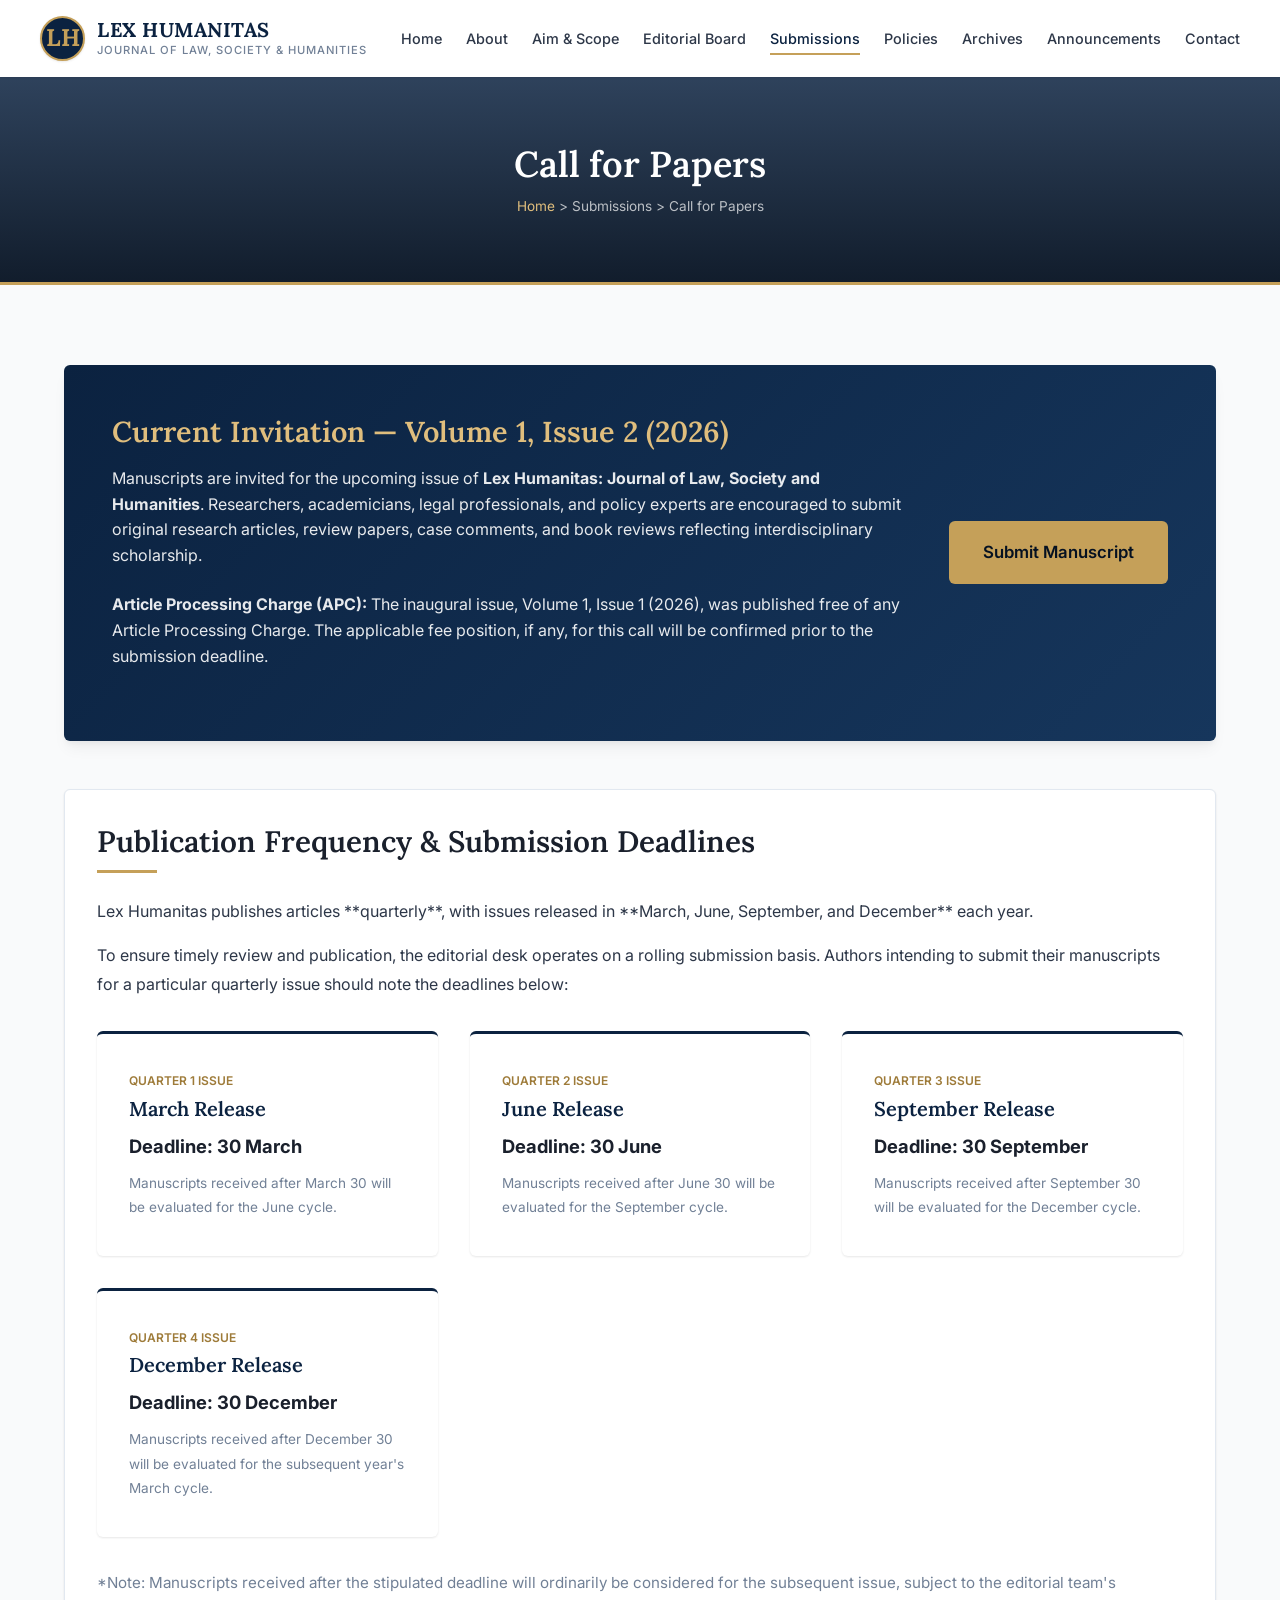
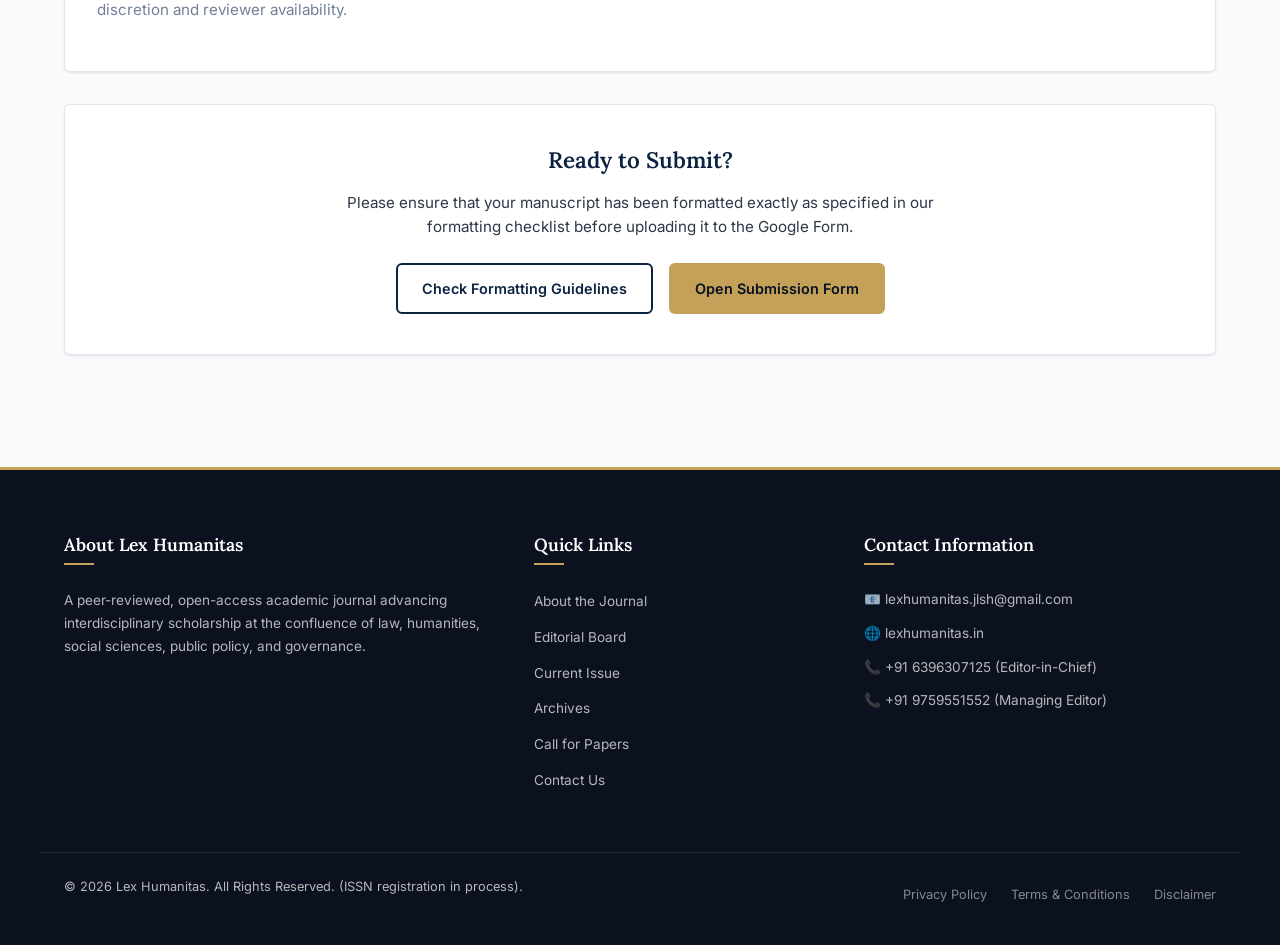
<file: call-for-papers.html>
<!DOCTYPE html>
<html lang="en">
<head>
  <meta charset="UTF-8">
  <meta name="viewport" content="width=device-width, initial-scale=1.0">
  <title>Call for Papers — Lex Humanitas</title>
  <link rel="stylesheet" href="css/style.css">
</head>
<body>

  <!-- Header -->
  <header class="site-header">
    <div class="container nav-container">
      <a href="index.html" class="logo-brand">
        <div class="logo-icon">LH</div>
        <div class="logo-text">
          <span class="logo-title">LEX HUMANITAS</span>
          <span class="logo-subtitle">Journal of Law, Society & Humanities</span>
        </div>
      </a>
      
      <button class="menu-toggle" aria-label="Toggle Navigation">
        <span></span>
        <span></span>
        <span></span>
      </button>

      <nav class="main-nav">
        <ul class="nav-list">
          <li><a href="index.html" class="nav-link">Home</a></li>
          <li><a href="about.html" class="nav-link">About</a></li>
          <li><a href="aim-scope.html" class="nav-link">Aim & Scope</a></li>
          <li><a href="editorial-board.html" class="nav-link">Editorial Board</a></li>
          <li class="nav-item dropdown">
            <a href="#" class="nav-link active">Submissions</a>
            <ul class="dropdown-menu">
              <li><a href="for-authors.html" class="dropdown-link">Author Guidelines</a></li>
              <li><a href="call-for-papers.html" class="dropdown-link">Call for Papers</a></li>
            </ul>
          </li>
          <li class="nav-item dropdown">
            <a href="#" class="nav-link">Policies</a>
            <ul class="dropdown-menu">
              <li><a href="publication-ethics.html" class="dropdown-link">Publication Ethics</a></li>
              <li><a href="open-access.html" class="dropdown-link">Open Access & Fees</a></li>
            </ul>
          </li>
          <li><a href="archives.html" class="nav-link">Archives</a></li>
          <li><a href="announcements.html" class="nav-link">Announcements</a></li>
          <li><a href="contact.html" class="nav-link">Contact</a></li>
        </ul>
      </nav>
    </div>
  </header>

  <!-- Subpage Banner -->
  <section class="subpage-banner">
    <div class="container">
      <h1>Call for Papers</h1>
      <div class="subpage-breadcrumbs">
        <a href="index.html">Home</a> &gt; Submissions &gt; <span>Call for Papers</span>
      </div>
    </div>
  </section>

  <!-- Main Content -->
  <section class="section">
    <div class="container">
      
      <!-- Current Call Box -->
      <div class="cfp-box" style="margin-bottom: 3rem;">
        <div class="cfp-content">
          <h3>Current Invitation &mdash; Volume 1, Issue 2 (2026)</h3>
          <p>
            Manuscripts are invited for the upcoming issue of <strong>Lex Humanitas: Journal of Law, Society and Humanities</strong>. Researchers, academicians, legal professionals, and policy experts are encouraged to submit original research articles, review papers, case comments, and book reviews reflecting interdisciplinary scholarship.
          </p>
          <p>
            <strong>Article Processing Charge (APC):</strong> The inaugural issue, Volume 1, Issue 1 (2026), was published free of any Article Processing Charge. The applicable fee position, if any, for this call will be confirmed prior to the submission deadline.
          </p>
        </div>
        <div class="cfp-action">
          <a href="https://forms.gle/amLnWwTPFXvrQAqM8" target="_blank" class="btn btn-primary" style="padding: 1rem 2rem; font-size: 1.05rem;">Submit Manuscript</a>
        </div>
      </div>

      <!-- Publication Frequency and Submission Deadlines -->
      <div class="card" style="line-height: 1.8;">
        <h2 class="section-title">Publication Frequency &amp; Submission Deadlines</h2>
        <p>
          Lex Humanitas publishes articles **quarterly**, with issues released in **March, June, September, and December** each year. 
        </p>
        <p style="margin-bottom: 2rem;">
          To ensure timely review and publication, the editorial desk operates on a rolling submission basis. Authors intending to submit their manuscripts for a particular quarterly issue should note the deadlines below:
        </p>

        <!-- Deadlines Grid -->
        <div class="highlights-grid">
          <div class="highlight-card" style="border-top-color: var(--primary);">
            <div style="font-size: 0.75rem; text-transform: uppercase; color: var(--accent-dark); font-weight: 600; margin-bottom: 0.25rem;">Quarter 1 Issue</div>
            <h3 style="margin-bottom: 0.5rem; color: var(--primary);">March Release</h3>
            <div style="font-weight: 700; font-size: 1.15rem; color: var(--text-dark); margin-bottom: 0.5rem;">Deadline: 30 March</div>
            <p style="font-size: 0.85rem; color: var(--text-light); margin: 0;">Manuscripts received after March 30 will be evaluated for the June cycle.</p>
          </div>

          <div class="highlight-card" style="border-top-color: var(--primary);">
            <div style="font-size: 0.75rem; text-transform: uppercase; color: var(--accent-dark); font-weight: 600; margin-bottom: 0.25rem;">Quarter 2 Issue</div>
            <h3 style="margin-bottom: 0.5rem; color: var(--primary);">June Release</h3>
            <div style="font-weight: 700; font-size: 1.15rem; color: var(--text-dark); margin-bottom: 0.5rem;">Deadline: 30 June</div>
            <p style="font-size: 0.85rem; color: var(--text-light); margin: 0;">Manuscripts received after June 30 will be evaluated for the September cycle.</p>
          </div>

          <div class="highlight-card" style="border-top-color: var(--primary);">
            <div style="font-size: 0.75rem; text-transform: uppercase; color: var(--accent-dark); font-weight: 600; margin-bottom: 0.25rem;">Quarter 3 Issue</div>
            <h3 style="margin-bottom: 0.5rem; color: var(--primary);">September Release</h3>
            <div style="font-weight: 700; font-size: 1.15rem; color: var(--text-dark); margin-bottom: 0.5rem;">Deadline: 30 September</div>
            <p style="font-size: 0.85rem; color: var(--text-light); margin: 0;">Manuscripts received after September 30 will be evaluated for the December cycle.</p>
          </div>

          <div class="highlight-card" style="border-top-color: var(--primary);">
            <div style="font-size: 0.75rem; text-transform: uppercase; color: var(--accent-dark); font-weight: 600; margin-bottom: 0.25rem;">Quarter 4 Issue</div>
            <h3 style="margin-bottom: 0.5rem; color: var(--primary);">December Release</h3>
            <div style="font-weight: 700; font-size: 1.15rem; color: var(--text-dark); margin-bottom: 0.5rem;">Deadline: 30 December</div>
            <p style="font-size: 0.85rem; color: var(--text-light); margin: 0;">Manuscripts received after December 30 will be evaluated for the subsequent year's March cycle.</p>
          </div>
        </div>

        <p style="margin-top: 2rem; font-size: 0.95rem; color: var(--text-light);">
          *Note: Manuscripts received after the stipulated deadline will ordinarily be considered for the subsequent issue, subject to the editorial team's discretion and reviewer availability.
        </p>
      </div>

      <!-- Quick submission info link -->
      <div class="card" style="text-align: center; padding: 2.5rem;">
        <h3 style="color: var(--primary); margin-bottom: 1rem;">Ready to Submit?</h3>
        <p style="max-width: 600px; margin: 0 auto 1.5rem auto; font-size: 0.95rem;">
          Please ensure that your manuscript has been formatted exactly as specified in our formatting checklist before uploading it to the Google Form.
        </p>
        <div style="display: flex; gap: 1rem; justify-content: center;">
          <a href="for-authors.html" class="btn btn-outline">Check Formatting Guidelines</a>
          <a href="https://forms.gle/amLnWwTPFXvrQAqM8" target="_blank" class="btn btn-primary">Open Submission Form</a>
        </div>
      </div>

    </div>
  </section>

  <!-- Footer -->
  <footer class="site-footer">
    <div class="container footer-grid">
      <div class="footer-col footer-about">
        <h4>About Lex Humanitas</h4>
        <p>
          A peer-reviewed, open-access academic journal advancing interdisciplinary scholarship at the confluence of law, humanities, social sciences, public policy, and governance.
        </p>
      </div>
      
      <div class="footer-col">
        <h4>Quick Links</h4>
        <ul class="footer-links">
          <li><a href="about.html">About the Journal</a></li>
          <li><a href="editorial-board.html">Editorial Board</a></li>
          <li><a href="aim-scope.html">Current Issue</a></li>
          <li><a href="archives.html">Archives</a></li>
          <li><a href="call-for-papers.html">Call for Papers</a></li>
          <li><a href="contact.html">Contact Us</a></li>
        </ul>
      </div>

      <div class="footer-col footer-contact">
        <h4>Contact Information</h4>
        <p>📧 lexhumanitas.jlsh@gmail.com</p>
        <p>🌐 lexhumanitas.in</p>
        <p>📞 +91 6396307125 (Editor-in-Chief)</p>
        <p>📞 +91 9759551552 (Managing Editor)</p>
      </div>
    </div>
    
    <div class="container footer-bottom">
      <p>&copy; 2026 Lex Humanitas. All Rights Reserved. (ISSN registration in process).</p>
      <div class="footer-policies">
        <a href="privacy-policy.html">Privacy Policy</a>
        <a href="terms.html">Terms &amp; Conditions</a>
        <a href="disclaimer.html">Disclaimer</a>
      </div>
    </div>
  </footer>

  <script src="js/main.js"></script>
</body>
</html>
</file>
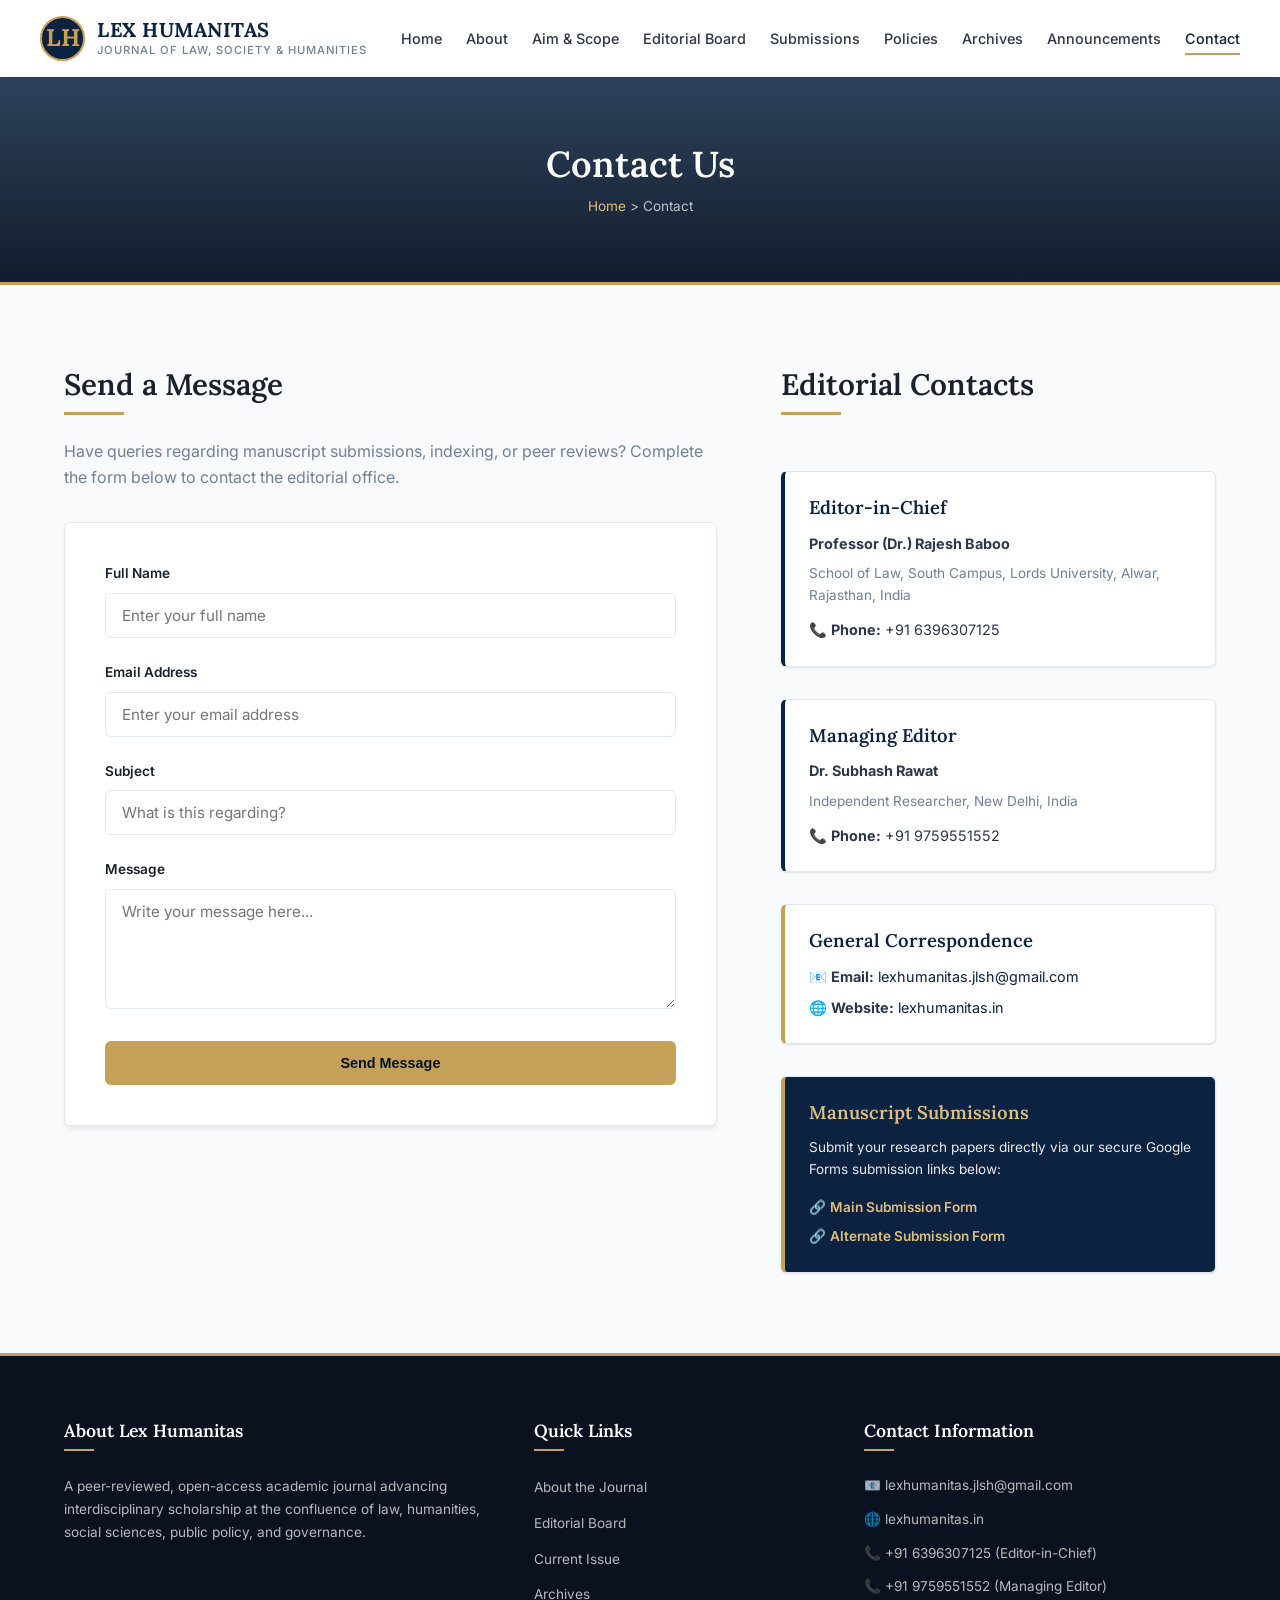
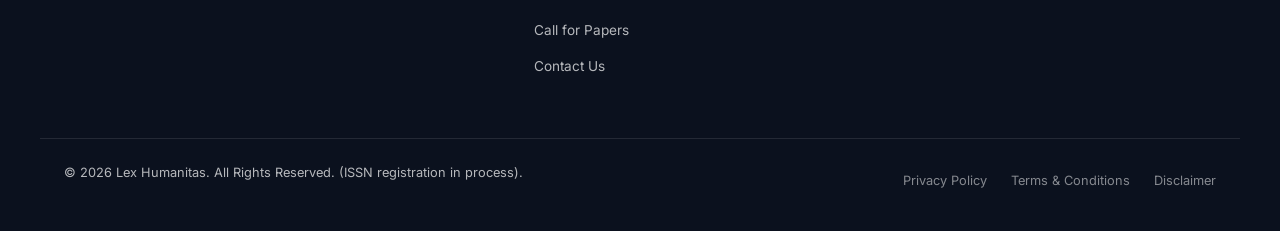
<file: contact.html>
<!DOCTYPE html>
<html lang="en">
<head>
  <meta charset="UTF-8">
  <meta name="viewport" content="width=device-width, initial-scale=1.0">
  <title>Contact Us — Lex Humanitas</title>
  <link rel="stylesheet" href="css/style.css">
</head>
<body>

  <!-- Header -->
  <header class="site-header">
    <div class="container nav-container">
      <a href="index.html" class="logo-brand">
        <div class="logo-icon">LH</div>
        <div class="logo-text">
          <span class="logo-title">LEX HUMANITAS</span>
          <span class="logo-subtitle">Journal of Law, Society & Humanities</span>
        </div>
      </a>
      
      <button class="menu-toggle" aria-label="Toggle Navigation">
        <span></span>
        <span></span>
        <span></span>
      </button>

      <nav class="main-nav">
        <ul class="nav-list">
          <li><a href="index.html" class="nav-link">Home</a></li>
          <li><a href="about.html" class="nav-link">About</a></li>
          <li><a href="aim-scope.html" class="nav-link">Aim & Scope</a></li>
          <li><a href="editorial-board.html" class="nav-link">Editorial Board</a></li>
          <li class="nav-item dropdown">
            <a href="#" class="nav-link">Submissions</a>
            <ul class="dropdown-menu">
              <li><a href="for-authors.html" class="dropdown-link">Author Guidelines</a></li>
              <li><a href="call-for-papers.html" class="dropdown-link">Call for Papers</a></li>
            </ul>
          </li>
          <li class="nav-item dropdown">
            <a href="#" class="nav-link">Policies</a>
            <ul class="dropdown-menu">
              <li><a href="publication-ethics.html" class="dropdown-link">Publication Ethics</a></li>
              <li><a href="open-access.html" class="dropdown-link">Open Access & Fees</a></li>
            </ul>
          </li>
          <li><a href="archives.html" class="nav-link">Archives</a></li>
          <li><a href="announcements.html" class="nav-link">Announcements</a></li>
          <li><a href="contact.html" class="nav-link active">Contact</a></li>
        </ul>
      </nav>
    </div>
  </header>

  <!-- Subpage Banner -->
  <section class="subpage-banner">
    <div class="container">
      <h1>Contact Us</h1>
      <div class="subpage-breadcrumbs">
        <a href="index.html">Home</a> &gt; <span>Contact</span>
      </div>
    </div>
  </section>

  <!-- Main Content -->
  <section class="section">
    <div class="container contact-layout">
      
      <!-- Left Column: Form -->
      <div>
        <h2 class="section-title">Send a Message</h2>
        <p style="margin-bottom: 2rem; color: var(--text-light);">
          Have queries regarding manuscript submissions, indexing, or peer reviews? Complete the form below to contact the editorial office.
        </p>

        <form class="contact-form">
          <div class="form-group">
            <label for="name">Full Name</label>
            <input type="text" id="name" class="form-control" placeholder="Enter your full name" required>
          </div>
          
          <div class="form-group">
            <label for="email">Email Address</label>
            <input type="email" id="email" class="form-control" placeholder="Enter your email address" required>
          </div>
          
          <div class="form-group">
            <label for="subject">Subject</label>
            <input type="text" id="subject" class="form-control" placeholder="What is this regarding?" required>
          </div>
          
          <div class="form-group">
            <label for="message">Message</label>
            <textarea id="message" class="form-control" placeholder="Write your message here..." required></textarea>
          </div>
          
          <button type="submit" class="btn btn-primary" style="width: 100%;">Send Message</button>
        </form>
      </div>

      <!-- Right Column: Sidebar Contacts -->
      <div class="contact-info-sidebar">
        <h2 class="section-title">Editorial Contacts</h2>

        <!-- Editor in Chief -->
        <div class="contact-card">
          <h4>Editor-in-Chief</h4>
          <p><strong>Professor (Dr.) Rajesh Baboo</strong></p>
          <p style="font-size: 0.85rem; color: var(--text-light); margin-bottom: 0.75rem;">
            School of Law, South Campus, Lords University, Alwar, Rajasthan, India
          </p>
          <p>📞 <strong>Phone:</strong> +91 6396307125</p>
        </div>

        <!-- Managing Editor -->
        <div class="contact-card">
          <h4>Managing Editor</h4>
          <p><strong>Dr. Subhash Rawat</strong></p>
          <p style="font-size: 0.85rem; color: var(--text-light); margin-bottom: 0.75rem;">
            Independent Researcher, New Delhi, India
          </p>
          <p>📞 <strong>Phone:</strong> +91 9759551552</p>
        </div>

        <!-- General Journal Correspondence -->
        <div class="contact-card" style="border-left-color: var(--accent);">
          <h4>General Correspondence</h4>
          <p>📧 <strong>Email:</strong> <a href="mailto:lexhumanitas.jlsh@gmail.com">lexhumanitas.jlsh@gmail.com</a></p>
          <p>🌐 <strong>Website:</strong> <a href="index.html">lexhumanitas.in</a></p>
        </div>

        <!-- Submissions Links -->
        <div class="contact-card" style="border-left-color: var(--accent); background-color: var(--primary); color: var(--text-white);">
          <h4 style="color: var(--accent-light);">Manuscript Submissions</h4>
          <p style="font-size: 0.85rem; opacity: 0.9; margin-bottom: 1rem;">
            Submit your research papers directly via our secure Google Forms submission links below:
          </p>
          <p style="font-size: 0.85rem; margin-bottom: 0.5rem;">
            🔗 <a href="https://forms.gle/amLnWwTPFXvrQAqM8" target="_blank" style="color: var(--accent-light); font-weight: 600;">Main Submission Form</a>
          </p>
          <p style="font-size: 0.85rem;">
            🔗 <a href="https://forms.gle/QuRRqLAfQsaLrR9BA" target="_blank" style="color: var(--accent-light); font-weight: 600;">Alternate Submission Form</a>
          </p>
        </div>
      </div>

    </div>
  </section>

  <!-- Footer -->
  <footer class="site-footer">
    <div class="container footer-grid">
      <div class="footer-col footer-about">
        <h4>About Lex Humanitas</h4>
        <p>
          A peer-reviewed, open-access academic journal advancing interdisciplinary scholarship at the confluence of law, humanities, social sciences, public policy, and governance.
        </p>
      </div>
      
      <div class="footer-col">
        <h4>Quick Links</h4>
        <ul class="footer-links">
          <li><a href="about.html">About the Journal</a></li>
          <li><a href="editorial-board.html">Editorial Board</a></li>
          <li><a href="aim-scope.html">Current Issue</a></li>
          <li><a href="archives.html">Archives</a></li>
          <li><a href="call-for-papers.html">Call for Papers</a></li>
          <li><a href="contact.html">Contact Us</a></li>
        </ul>
      </div>

      <div class="footer-col footer-contact">
        <h4>Contact Information</h4>
        <p>📧 lexhumanitas.jlsh@gmail.com</p>
        <p>🌐 lexhumanitas.in</p>
        <p>📞 +91 6396307125 (Editor-in-Chief)</p>
        <p>📞 +91 9759551552 (Managing Editor)</p>
      </div>
    </div>
    
    <div class="container footer-bottom">
      <p>&copy; 2026 Lex Humanitas. All Rights Reserved. (ISSN registration in process).</p>
      <div class="footer-policies">
        <a href="privacy-policy.html">Privacy Policy</a>
        <a href="terms.html">Terms &amp; Conditions</a>
        <a href="disclaimer.html">Disclaimer</a>
      </div>
    </div>
  </footer>

  <script src="js/main.js"></script>
</body>
</html>
</file>
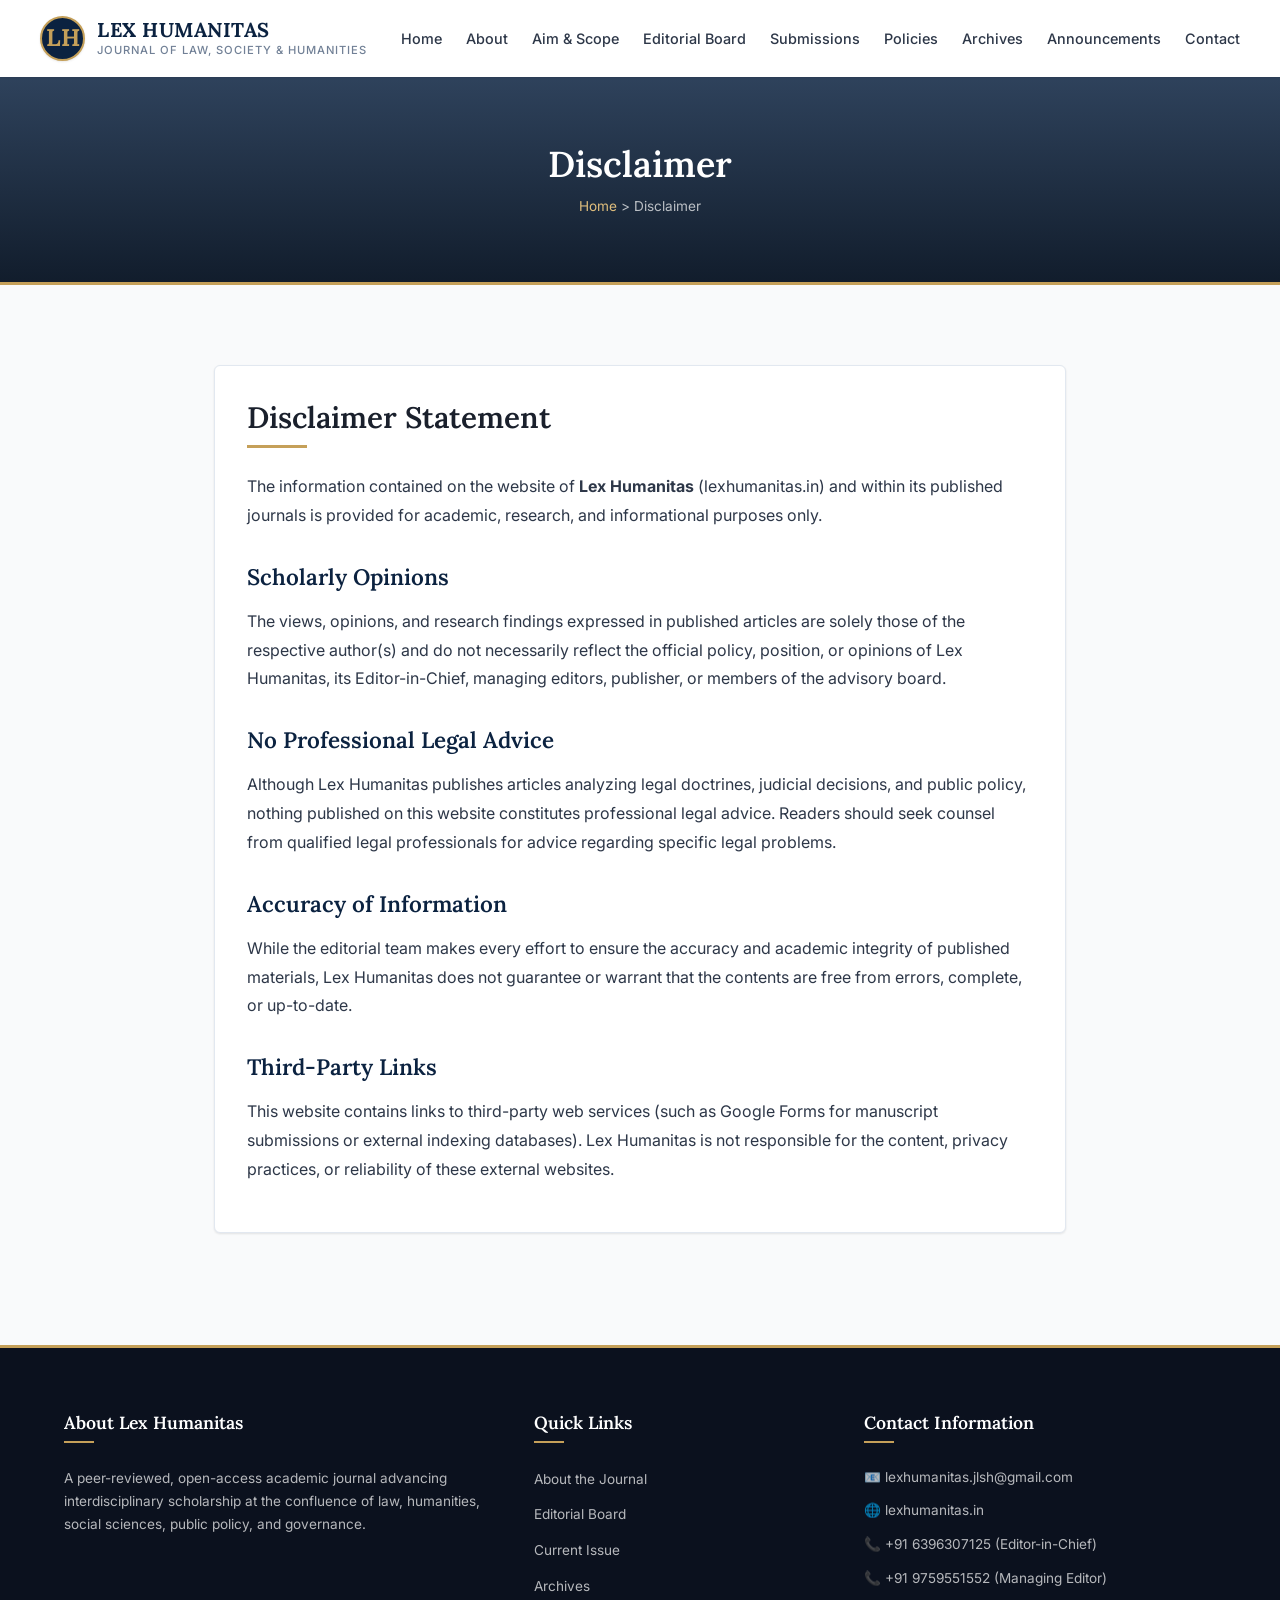
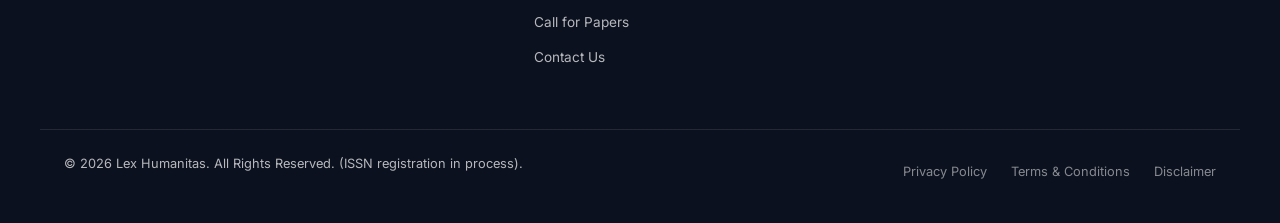
<file: disclaimer.html>
<!DOCTYPE html>
<html lang="en">
<head>
  <meta charset="UTF-8">
  <meta name="viewport" content="width=device-width, initial-scale=1.0">
  <title>Disclaimer — Lex Humanitas</title>
  <link rel="stylesheet" href="css/style.css">
</head>
<body>

  <!-- Header -->
  <header class="site-header">
    <div class="container nav-container">
      <a href="index.html" class="logo-brand">
        <div class="logo-icon">LH</div>
        <div class="logo-text">
          <span class="logo-title">LEX HUMANITAS</span>
          <span class="logo-subtitle">Journal of Law, Society & Humanities</span>
        </div>
      </a>
      
      <button class="menu-toggle" aria-label="Toggle Navigation">
        <span></span>
        <span></span>
        <span></span>
      </button>

      <nav class="main-nav">
        <ul class="nav-list">
          <li><a href="index.html" class="nav-link">Home</a></li>
          <li><a href="about.html" class="nav-link">About</a></li>
          <li><a href="aim-scope.html" class="nav-link">Aim & Scope</a></li>
          <li><a href="editorial-board.html" class="nav-link">Editorial Board</a></li>
          <li class="nav-item dropdown">
            <a href="#" class="nav-link">Submissions</a>
            <ul class="dropdown-menu">
              <li><a href="for-authors.html" class="dropdown-link">Author Guidelines</a></li>
              <li><a href="call-for-papers.html" class="dropdown-link">Call for Papers</a></li>
            </ul>
          </li>
          <li class="nav-item dropdown">
            <a href="#" class="nav-link">Policies</a>
            <ul class="dropdown-menu">
              <li><a href="publication-ethics.html" class="dropdown-link">Publication Ethics</a></li>
              <li><a href="open-access.html" class="dropdown-link">Open Access & Fees</a></li>
            </ul>
          </li>
          <li><a href="archives.html" class="nav-link">Archives</a></li>
          <li><a href="announcements.html" class="nav-link">Announcements</a></li>
          <li><a href="contact.html" class="nav-link">Contact</a></li>
        </ul>
      </nav>
    </div>
  </header>

  <!-- Subpage Banner -->
  <section class="subpage-banner">
    <div class="container">
      <h1>Disclaimer</h1>
      <div class="subpage-breadcrumbs">
        <a href="index.html">Home</a> &gt; <span>Disclaimer</span>
      </div>
    </div>
  </section>

  <!-- Main Content -->
  <section class="section">
    <div class="container" style="max-width: 900px; line-height: 1.8;">
      <div class="card">
        <h2 class="section-title">Disclaimer Statement</h2>
        <p>
          The information contained on the website of <strong>Lex Humanitas</strong> (lexhumanitas.in) and within its published journals is provided for academic, research, and informational purposes only.
        </p>

        <h3 style="color: var(--primary); margin-top: 2rem;">Scholarly Opinions</h3>
        <p>
          The views, opinions, and research findings expressed in published articles are solely those of the respective author(s) and do not necessarily reflect the official policy, position, or opinions of Lex Humanitas, its Editor-in-Chief, managing editors, publisher, or members of the advisory board.
        </p>

        <h3 style="color: var(--primary); margin-top: 2rem;">No Professional Legal Advice</h3>
        <p>
          Although Lex Humanitas publishes articles analyzing legal doctrines, judicial decisions, and public policy, nothing published on this website constitutes professional legal advice. Readers should seek counsel from qualified legal professionals for advice regarding specific legal problems.
        </p>

        <h3 style="color: var(--primary); margin-top: 2rem;">Accuracy of Information</h3>
        <p>
          While the editorial team makes every effort to ensure the accuracy and academic integrity of published materials, Lex Humanitas does not guarantee or warrant that the contents are free from errors, complete, or up-to-date.
        </p>

        <h3 style="color: var(--primary); margin-top: 2rem;">Third-Party Links</h3>
        <p>
          This website contains links to third-party web services (such as Google Forms for manuscript submissions or external indexing databases). Lex Humanitas is not responsible for the content, privacy practices, or reliability of these external websites.
        </p>
      </div>
    </div>
  </section>

  <!-- Footer -->
  <footer class="site-footer">
    <div class="container footer-grid">
      <div class="footer-col footer-about">
        <h4>About Lex Humanitas</h4>
        <p>
          A peer-reviewed, open-access academic journal advancing interdisciplinary scholarship at the confluence of law, humanities, social sciences, public policy, and governance.
        </p>
      </div>
      
      <div class="footer-col">
        <h4>Quick Links</h4>
        <ul class="footer-links">
          <li><a href="about.html">About the Journal</a></li>
          <li><a href="editorial-board.html">Editorial Board</a></li>
          <li><a href="aim-scope.html">Current Issue</a></li>
          <li><a href="archives.html">Archives</a></li>
          <li><a href="call-for-papers.html">Call for Papers</a></li>
          <li><a href="contact.html">Contact Us</a></li>
        </ul>
      </div>

      <div class="footer-col footer-contact">
        <h4>Contact Information</h4>
        <p>📧 lexhumanitas.jlsh@gmail.com</p>
        <p>🌐 lexhumanitas.in</p>
        <p>📞 +91 6396307125 (Editor-in-Chief)</p>
        <p>📞 +91 9759551552 (Managing Editor)</p>
      </div>
    </div>
    
    <div class="container footer-bottom">
      <p>&copy; 2026 Lex Humanitas. All Rights Reserved. (ISSN registration in process).</p>
      <div class="footer-policies">
        <a href="privacy-policy.html">Privacy Policy</a>
        <a href="terms.html">Terms &amp; Conditions</a>
        <a href="disclaimer.html">Disclaimer</a>
      </div>
    </div>
  </footer>

  <script src="js/main.js"></script>
</body>
</html>
</file>
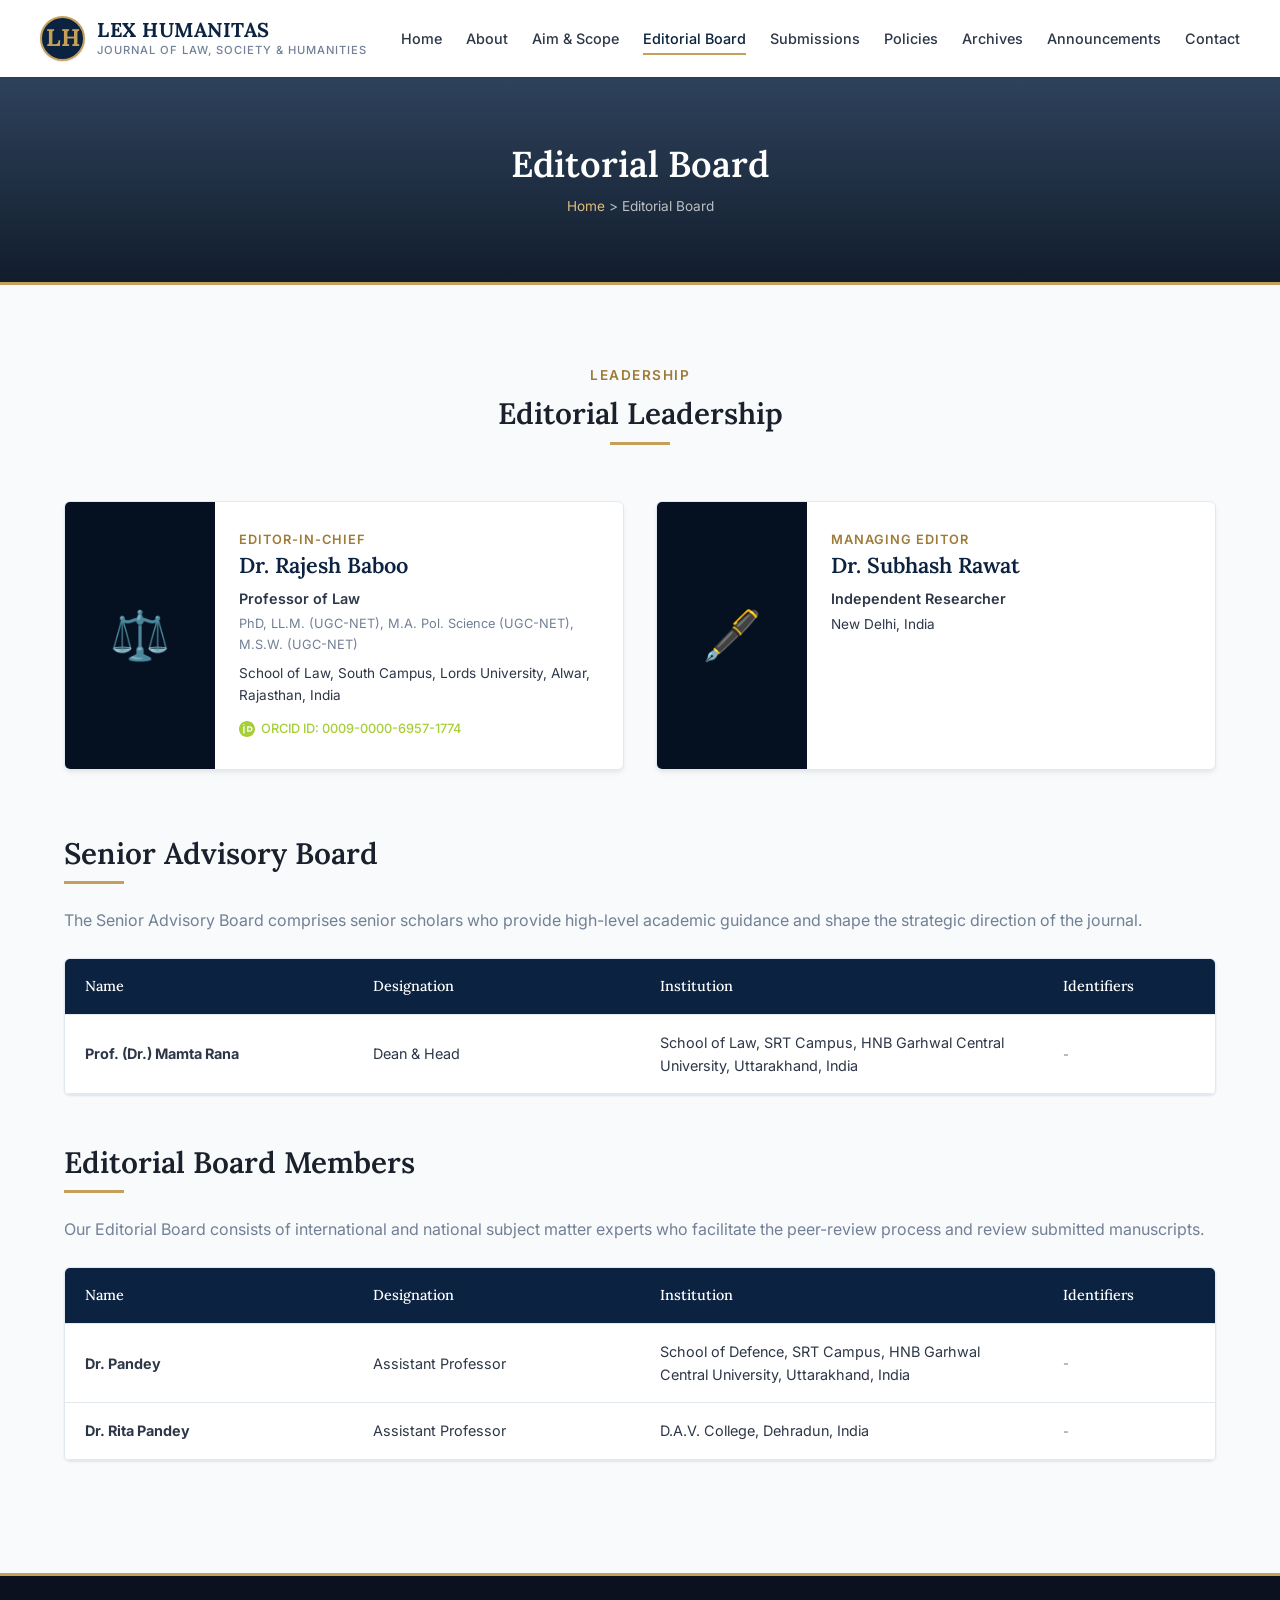
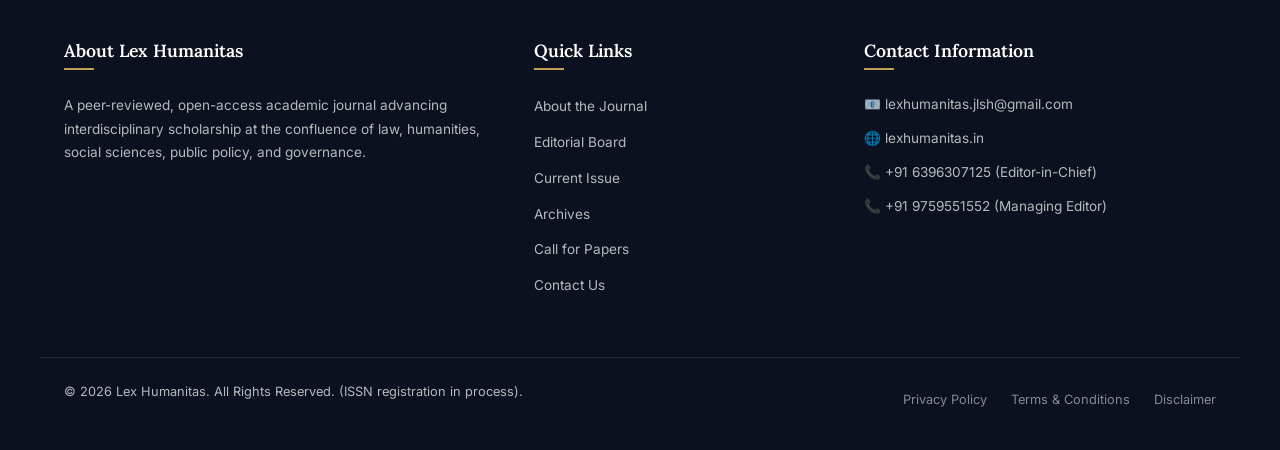
<file: editorial-board.html>
<!DOCTYPE html>
<html lang="en">
<head>
  <meta charset="UTF-8">
  <meta name="viewport" content="width=device-width, initial-scale=1.0">
  <title>Editorial Board — Lex Humanitas</title>
  <link rel="stylesheet" href="css/style.css">
</head>
<body>

  <!-- Header -->
  <header class="site-header">
    <div class="container nav-container">
      <a href="index.html" class="logo-brand">
        <div class="logo-icon">LH</div>
        <div class="logo-text">
          <span class="logo-title">LEX HUMANITAS</span>
          <span class="logo-subtitle">Journal of Law, Society & Humanities</span>
        </div>
      </a>
      
      <button class="menu-toggle" aria-label="Toggle Navigation">
        <span></span>
        <span></span>
        <span></span>
      </button>

      <nav class="main-nav">
        <ul class="nav-list">
          <li><a href="index.html" class="nav-link">Home</a></li>
          <li><a href="about.html" class="nav-link">About</a></li>
          <li><a href="aim-scope.html" class="nav-link">Aim & Scope</a></li>
          <li><a href="editorial-board.html" class="nav-link active">Editorial Board</a></li>
          <li class="nav-item dropdown">
            <a href="#" class="nav-link">Submissions</a>
            <ul class="dropdown-menu">
              <li><a href="for-authors.html" class="dropdown-link">Author Guidelines</a></li>
              <li><a href="call-for-papers.html" class="dropdown-link">Call for Papers</a></li>
            </ul>
          </li>
          <li class="nav-item dropdown">
            <a href="#" class="nav-link">Policies</a>
            <ul class="dropdown-menu">
              <li><a href="publication-ethics.html" class="dropdown-link">Publication Ethics</a></li>
              <li><a href="open-access.html" class="dropdown-link">Open Access & Fees</a></li>
            </ul>
          </li>
          <li><a href="archives.html" class="nav-link">Archives</a></li>
          <li><a href="announcements.html" class="nav-link">Announcements</a></li>
          <li><a href="contact.html" class="nav-link">Contact</a></li>
        </ul>
      </nav>
    </div>
  </header>

  <!-- Subpage Banner -->
  <section class="subpage-banner">
    <div class="container">
      <h1>Editorial Board</h1>
      <div class="subpage-breadcrumbs">
        <a href="index.html">Home</a> &gt; <span>Editorial Board</span>
      </div>
    </div>
  </section>

  <!-- Main Content -->
  <section class="section">
    <div class="container">
      
      <!-- Editorial Leadership Title -->
      <div class="section-header">
        <span class="section-tagline">Leadership</span>
        <h2 class="section-title center">Editorial Leadership</h2>
      </div>

      <div class="leadership-grid">
        <!-- Editor in Chief -->
        <div class="leader-card">
          <div class="leader-image">⚖️</div>
          <div class="leader-info">
            <span class="leader-role">Editor-in-Chief</span>
            <h3 class="leader-name">Dr. Rajesh Baboo</h3>
            <p class="leader-designation">Professor of Law</p>
            <p class="leader-details">PhD, LL.M. (UGC-NET), M.A. Pol. Science (UGC-NET), M.S.W. (UGC-NET)</p>
            <p class="leader-institution">School of Law, South Campus, Lords University, Alwar, Rajasthan, India</p>
            <a href="https://orcid.org/0009-0000-6957-1774" target="_blank" class="orcid-link">
              <svg viewBox="0 0 24 24"><path d="M12 0C5.372 0 0 5.372 0 12s5.372 12 12 12 12-5.372 12-12S18.628 0 12 0zM7.369 4.378c.541 0 .98.439.98.98s-.439.98-.98.98-.98-.439-.98-.98.439-.98.98-.98zM6.39 7.74h1.96v10.88H6.39V7.74zm5.82 0h3.58c3.06 0 4.54 1.76 4.54 4.02 0 3.06-2.12 4.46-5.18 4.46h-2.94V7.74zm1.96 1.84v5.08h1.02c1.78 0 2.94-.96 2.94-2.54 0-1.72-1.02-2.54-2.94-2.54h-1.02z"/></svg>
              ORCID ID: 0009-0000-6957-1774
            </a>
          </div>
        </div>
        
        <!-- Managing Editor -->
        <div class="leader-card">
          <div class="leader-image">🖋️</div>
          <div class="leader-info">
            <span class="leader-role">Managing Editor</span>
            <h3 class="leader-name">Dr. Subhash Rawat</h3>
            <p class="leader-designation">Independent Researcher</p>
            <p class="leader-institution">New Delhi, India</p>
          </div>
        </div>
      </div>

      <!-- Senior Advisory Board Members -->
      <div class="members-section">
        <h2 class="section-title">Senior Advisory Board</h2>
        <p style="margin-bottom: 1.5rem; color: var(--text-light);">
          The Senior Advisory Board comprises senior scholars who provide high-level academic guidance and shape the strategic direction of the journal.
        </p>

        <div class="table-responsive">
          <table class="data-table">
            <thead>
              <tr>
                <th style="width: 25%;">Name</th>
                <th style="width: 25%;">Designation</th>
                <th style="width: 35%;">Institution</th>
                <th style="width: 15%;">Identifiers</th>
              </tr>
            </thead>
            <tbody>
              <tr>
                <td><strong>Prof. (Dr.) Mamta Rana</strong></td>
                <td>Dean &amp; Head</td>
                <td>School of Law, SRT Campus, HNB Garhwal Central University, Uttarakhand, India</td>
                <td><span style="color: var(--text-light); font-size: 0.8rem;">-</span></td>
              </tr>
            </tbody>
          </table>
        </div>
      </div>

      <!-- Editorial Board Members -->
      <div class="members-section">
        <h2 class="section-title">Editorial Board Members</h2>
        <p style="margin-bottom: 1.5rem; color: var(--text-light);">
          Our Editorial Board consists of international and national subject matter experts who facilitate the peer-review process and review submitted manuscripts.
        </p>

        <div class="table-responsive">
          <table class="data-table">
            <thead>
              <tr>
                <th style="width: 25%;">Name</th>
                <th style="width: 25%;">Designation</th>
                <th style="width: 35%;">Institution</th>
                <th style="width: 15%;">Identifiers</th>
              </tr>
            </thead>
            <tbody>
              <tr>
                <td><strong>Dr. Pandey</strong></td>
                <td>Assistant Professor</td>
                <td>School of Defence, SRT Campus, HNB Garhwal Central University, Uttarakhand, India</td>
                <td><span style="color: var(--text-light); font-size: 0.8rem;">-</span></td>
              </tr>
              <tr>
                <td><strong>Dr. Rita Pandey</strong></td>
                <td>Assistant Professor</td>
                <td>D.A.V. College, Dehradun, India</td>
                <td><span style="color: var(--text-light); font-size: 0.8rem;">-</span></td>
              </tr>
            </tbody>
          </table>
        </div>
      </div>

    </div>
  </section>

  <!-- Footer -->
  <footer class="site-footer">
    <div class="container footer-grid">
      <div class="footer-col footer-about">
        <h4>About Lex Humanitas</h4>
        <p>
          A peer-reviewed, open-access academic journal advancing interdisciplinary scholarship at the confluence of law, humanities, social sciences, public policy, and governance.
        </p>
      </div>
      
      <div class="footer-col">
        <h4>Quick Links</h4>
        <ul class="footer-links">
          <li><a href="about.html">About the Journal</a></li>
          <li><a href="editorial-board.html">Editorial Board</a></li>
          <li><a href="archives.html">Current Issue</a></li>
          <li><a href="archives.html">Archives</a></li>
          <li><a href="call-for-papers.html">Call for Papers</a></li>
          <li><a href="contact.html">Contact Us</a></li>
        </ul>
      </div>

      <div class="footer-col footer-contact">
        <h4>Contact Information</h4>
        <p>📧 lexhumanitas.jlsh@gmail.com</p>
        <p>🌐 lexhumanitas.in</p>
        <p>📞 +91 6396307125 (Editor-in-Chief)</p>
        <p>📞 +91 9759551552 (Managing Editor)</p>
      </div>
    </div>
    
    <div class="container footer-bottom">
      <p>&copy; 2026 Lex Humanitas. All Rights Reserved. (ISSN registration in process).</p>
      <div class="footer-policies">
        <a href="privacy-policy.html">Privacy Policy</a>
        <a href="terms.html">Terms &amp; Conditions</a>
        <a href="disclaimer.html">Disclaimer</a>
      </div>
    </div>
  </footer>

  <script src="js/main.js"></script>
</body>
</html>
</file>
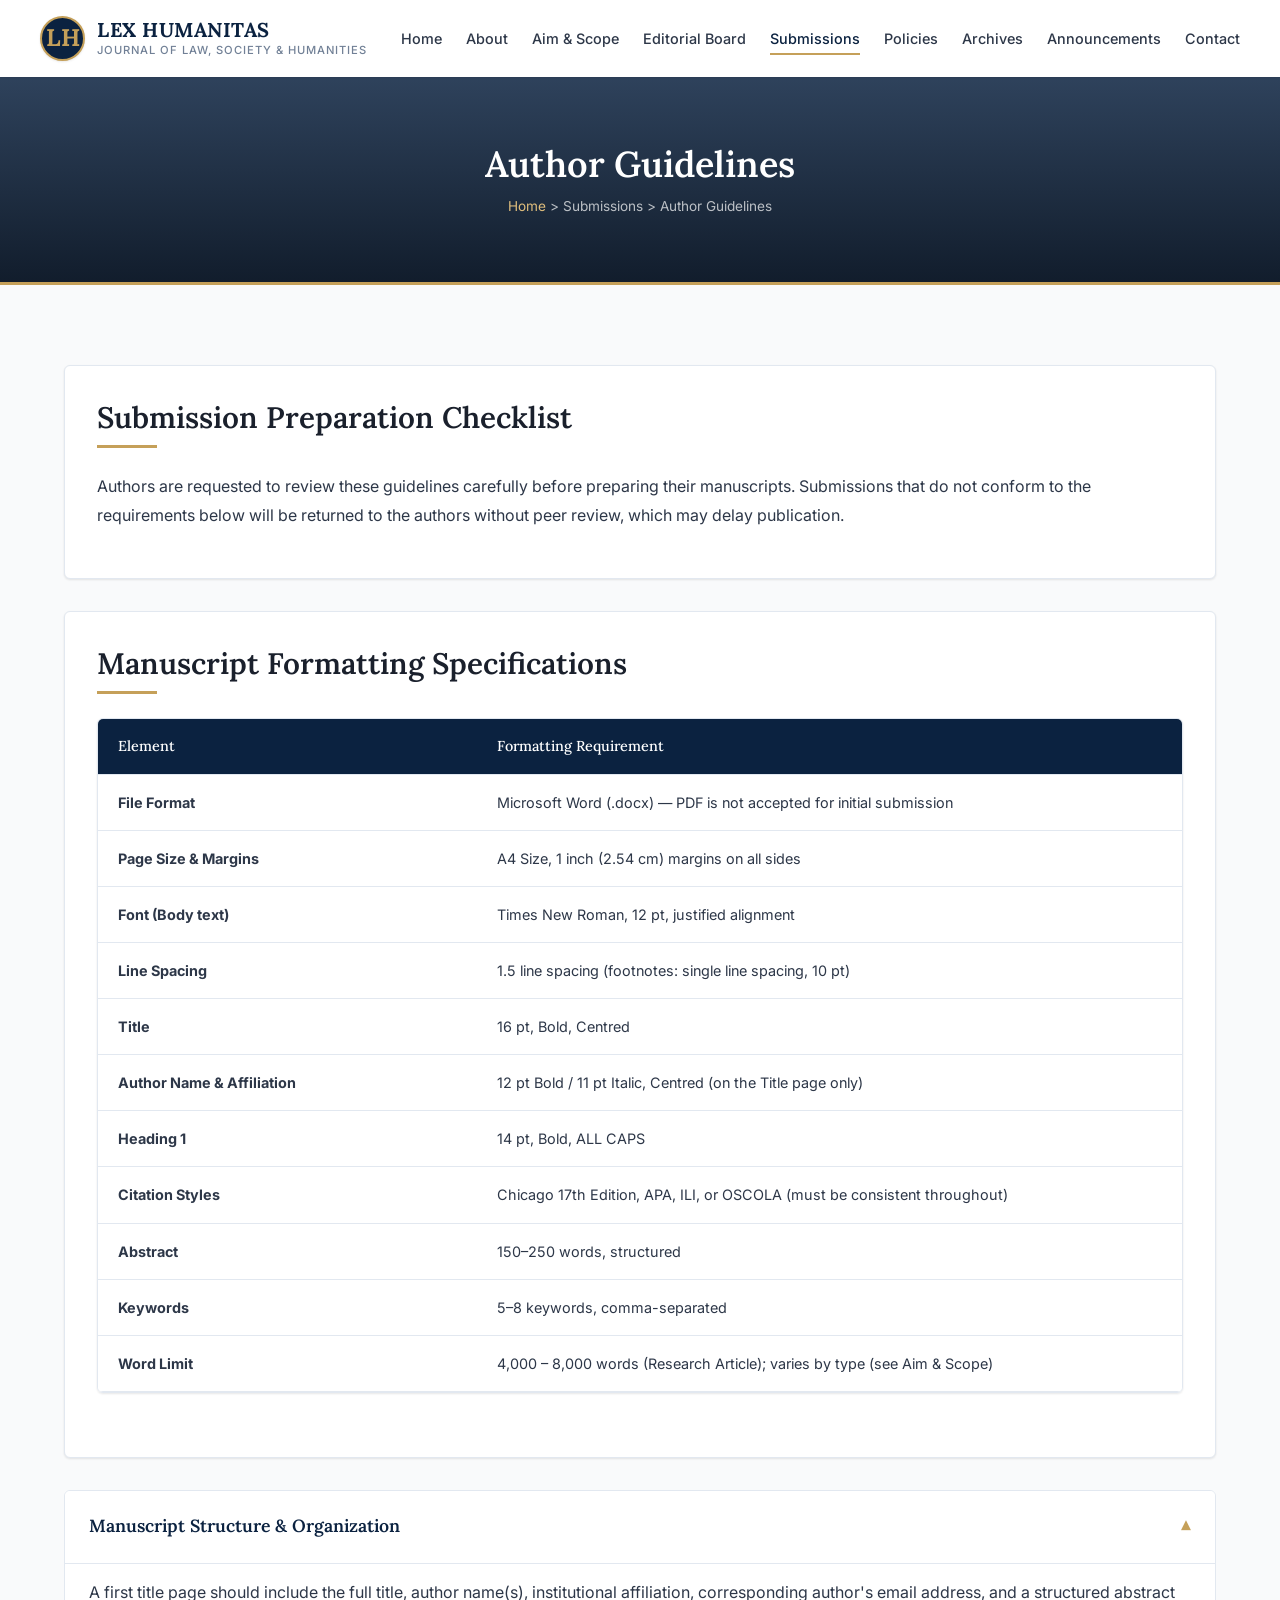
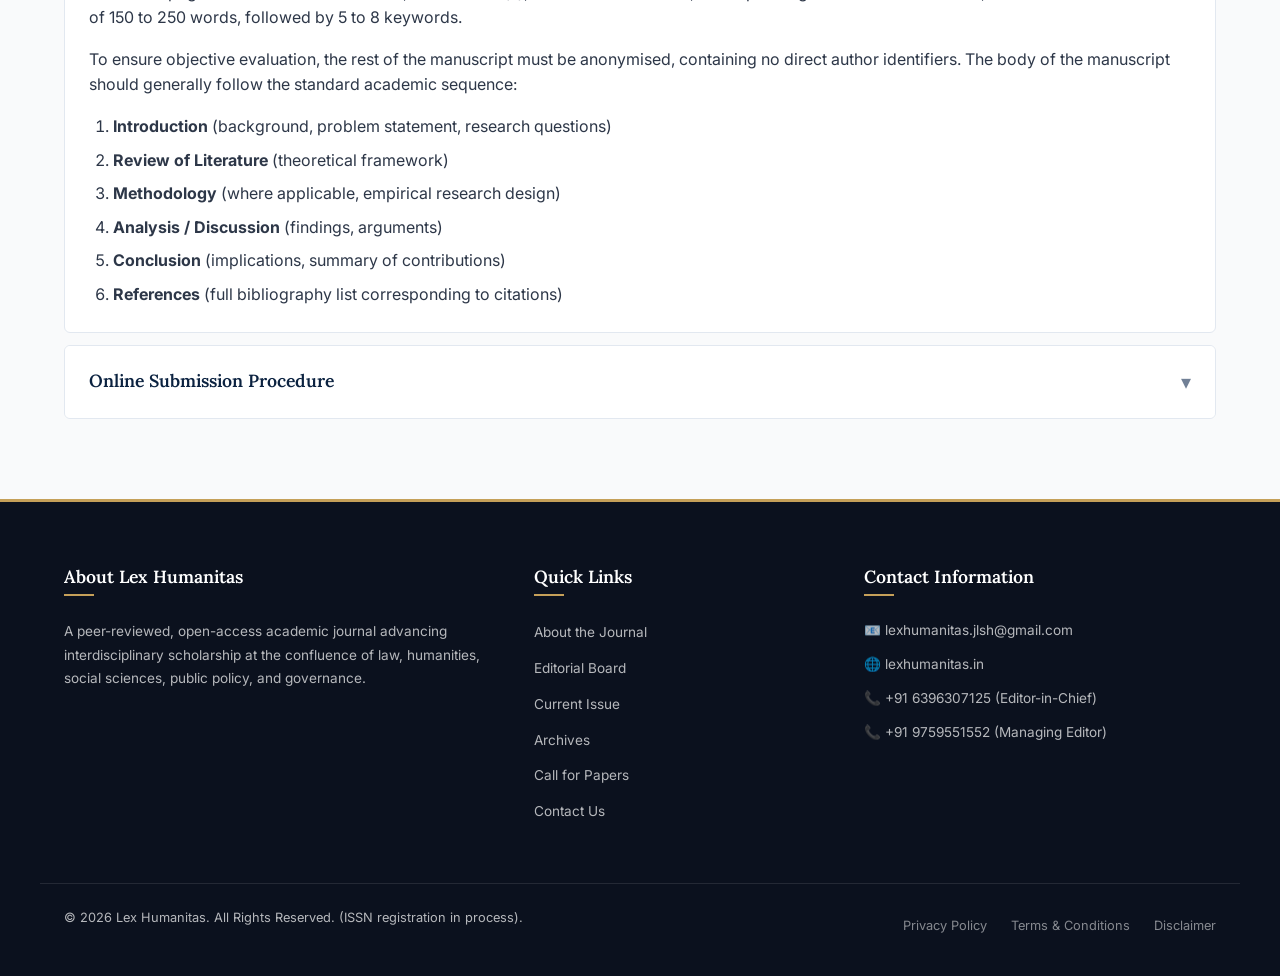
<file: for-authors.html>
<!DOCTYPE html>
<html lang="en">
<head>
  <meta charset="UTF-8">
  <meta name="viewport" content="width=device-width, initial-scale=1.0">
  <title>Author Guidelines — Lex Humanitas</title>
  <link rel="stylesheet" href="css/style.css">
</head>
<body>

  <!-- Header -->
  <header class="site-header">
    <div class="container nav-container">
      <a href="index.html" class="logo-brand">
        <div class="logo-icon">LH</div>
        <div class="logo-text">
          <span class="logo-title">LEX HUMANITAS</span>
          <span class="logo-subtitle">Journal of Law, Society & Humanities</span>
        </div>
      </a>
      
      <button class="menu-toggle" aria-label="Toggle Navigation">
        <span></span>
        <span></span>
        <span></span>
      </button>

      <nav class="main-nav">
        <ul class="nav-list">
          <li><a href="index.html" class="nav-link">Home</a></li>
          <li><a href="about.html" class="nav-link">About</a></li>
          <li><a href="aim-scope.html" class="nav-link">Aim & Scope</a></li>
          <li><a href="editorial-board.html" class="nav-link">Editorial Board</a></li>
          <li class="nav-item dropdown">
            <a href="#" class="nav-link active">Submissions</a>
            <ul class="dropdown-menu">
              <li><a href="for-authors.html" class="dropdown-link">Author Guidelines</a></li>
              <li><a href="call-for-papers.html" class="dropdown-link">Call for Papers</a></li>
            </ul>
          </li>
          <li class="nav-item dropdown">
            <a href="#" class="nav-link">Policies</a>
            <ul class="dropdown-menu">
              <li><a href="publication-ethics.html" class="dropdown-link">Publication Ethics</a></li>
              <li><a href="open-access.html" class="dropdown-link">Open Access & Fees</a></li>
            </ul>
          </li>
          <li><a href="archives.html" class="nav-link">Archives</a></li>
          <li><a href="announcements.html" class="nav-link">Announcements</a></li>
          <li><a href="contact.html" class="nav-link">Contact</a></li>
        </ul>
      </nav>
    </div>
  </header>

  <!-- Subpage Banner -->
  <section class="subpage-banner">
    <div class="container">
      <h1>Author Guidelines</h1>
      <div class="subpage-breadcrumbs">
        <a href="index.html">Home</a> &gt; Submissions &gt; <span>Author Guidelines</span>
      </div>
    </div>
  </section>

  <!-- Main Content -->
  <section class="section">
    <div class="container">
      
      <div class="card" style="line-height: 1.8;">
        <h2 class="section-title">Submission Preparation Checklist</h2>
        <p>
          Authors are requested to review these guidelines carefully before preparing their manuscripts. Submissions that do not conform to the requirements below will be returned to the authors without peer review, which may delay publication.
        </p>
      </div>

      <!-- Formatting Specifications Table -->
      <div class="card">
        <h2 class="section-title">Manuscript Formatting Specifications</h2>
        
        <div class="table-responsive">
          <table class="data-table">
            <thead>
              <tr>
                <th style="width: 35%;">Element</th>
                <th style="width: 65%;">Formatting Requirement</th>
              </tr>
            </thead>
            <tbody>
              <tr>
                <td><strong>File Format</strong></td>
                <td>Microsoft Word (.docx) &mdash; PDF is not accepted for initial submission</td>
              </tr>
              <tr>
                <td><strong>Page Size &amp; Margins</strong></td>
                <td>A4 Size, 1 inch (2.54 cm) margins on all sides</td>
              </tr>
              <tr>
                <td><strong>Font (Body text)</strong></td>
                <td>Times New Roman, 12 pt, justified alignment</td>
              </tr>
              <tr>
                <td><strong>Line Spacing</strong></td>
                <td>1.5 line spacing (footnotes: single line spacing, 10 pt)</td>
              </tr>
              <tr>
                <td><strong>Title</strong></td>
                <td>16 pt, Bold, Centred</td>
              </tr>
              <tr>
                <td><strong>Author Name &amp; Affiliation</strong></td>
                <td>12 pt Bold / 11 pt Italic, Centred (on the Title page only)</td>
              </tr>
              <tr>
                <td><strong>Heading 1</strong></td>
                <td>14 pt, Bold, ALL CAPS</td>
              </tr>
              <tr>
                <td><strong>Citation Styles</strong></td>
                <td>Chicago 17th Edition, APA, ILI, or OSCOLA (must be consistent throughout)</td>
              </tr>
              <tr>
                <td><strong>Abstract</strong></td>
                <td>150–250 words, structured</td>
              </tr>
              <tr>
                <td><strong>Keywords</strong></td>
                <td>5–8 keywords, comma-separated</td>
              </tr>
              <tr>
                <td><strong>Word Limit</strong></td>
                <td>4,000 – 8,000 words (Research Article); varies by type (see Aim &amp; Scope)</td>
              </tr>
            </tbody>
          </table>
        </div>
      </div>

      <!-- Collapsible Guidelines Accordion -->
      <div class="accordion">
        <!-- Manuscript Structure -->
        <div class="accordion-item active">
          <div class="accordion-header">
            <h3>Manuscript Structure &amp; Organization</h3>
            <span class="accordion-icon">&#9662;</span>
          </div>
          <div class="accordion-content">
            <p>
              A first title page should include the full title, author name(s), institutional affiliation, corresponding author's email address, and a structured abstract of 150 to 250 words, followed by 5 to 8 keywords. 
            </p>
            <p>
              To ensure objective evaluation, the rest of the manuscript must be anonymised, containing no direct author identifiers. The body of the manuscript should generally follow the standard academic sequence:
            </p>
            <ol style="padding-left: 1.5rem; margin-top: 0.5rem; display: flex; flex-direction: column; gap: 0.5rem;">
              <li><strong>Introduction</strong> (background, problem statement, research questions)</li>
              <li><strong>Review of Literature</strong> (theoretical framework)</li>
              <li><strong>Methodology</strong> (where applicable, empirical research design)</li>
              <li><strong>Analysis / Discussion</strong> (findings, arguments)</li>
              <li><strong>Conclusion</strong> (implications, summary of contributions)</li>
              <li><strong>References</strong> (full bibliography list corresponding to citations)</li>
            </ol>
          </div>
        </div>

        <!-- Submission Procedure -->
        <div class="accordion-item">
          <div class="accordion-header">
            <h3>Online Submission Procedure</h3>
            <span class="accordion-icon">&#9662;</span>
          </div>
          <div class="accordion-content">
            <p>
              Lex Humanitas uses a digital workflow. Manuscripts should be submitted only through the official Google Form submission channel:
            </p>
            <div style="text-align: center; margin: 1.5rem 0;">
              <a href="https://forms.gle/amLnWwTPFXvrQAqM8" target="_blank" class="btn btn-primary">Open Submission Google Form</a>
            </div>
            <p style="font-size: 0.9rem; color: var(--text-light); text-align: center;">
              Submission Form Link: <a href="https://forms.gle/amLnWwTPFXvrQAqM8" target="_blank">https://forms.gle/amLnWwTPFXvrQAqM8</a>
            </p>
            <p style="margin-top: 1rem;">
              Ensure you have the following items ready before starting the form:
            </p>
            <ul style="padding-left: 1.5rem; margin-top: 0.5rem; display: flex; flex-direction: column; gap: 0.25rem;">
              <li>Anonymised article file (.docx)</li>
              <li>Title page file containing author names and affiliations</li>
              <li>ORCID IDs (if available)</li>
              <li>Abstract text &amp; keywords</li>
            </ul>
          </div>
        </div>
      </div>

    </div>
  </section>

  <!-- Footer -->
  <footer class="site-footer">
    <div class="container footer-grid">
      <div class="footer-col footer-about">
        <h4>About Lex Humanitas</h4>
        <p>
          A peer-reviewed, open-access academic journal advancing interdisciplinary scholarship at the confluence of law, humanities, social sciences, public policy, and governance.
        </p>
      </div>
      
      <div class="footer-col">
        <h4>Quick Links</h4>
        <ul class="footer-links">
          <li><a href="about.html">About the Journal</a></li>
          <li><a href="editorial-board.html">Editorial Board</a></li>
          <li><a href="aim-scope.html">Current Issue</a></li>
          <li><a href="archives.html">Archives</a></li>
          <li><a href="call-for-papers.html">Call for Papers</a></li>
          <li><a href="contact.html">Contact Us</a></li>
        </ul>
      </div>

      <div class="footer-col footer-contact">
        <h4>Contact Information</h4>
        <p>📧 lexhumanitas.jlsh@gmail.com</p>
        <p>🌐 lexhumanitas.in</p>
        <p>📞 +91 6396307125 (Editor-in-Chief)</p>
        <p>📞 +91 9759551552 (Managing Editor)</p>
      </div>
    </div>
    
    <div class="container footer-bottom">
      <p>&copy; 2026 Lex Humanitas. All Rights Reserved. (ISSN registration in process).</p>
      <div class="footer-policies">
        <a href="privacy-policy.html">Privacy Policy</a>
        <a href="terms.html">Terms &amp; Conditions</a>
        <a href="disclaimer.html">Disclaimer</a>
      </div>
    </div>
  </footer>

  <script src="js/main.js"></script>
</body>
</html>
</file>
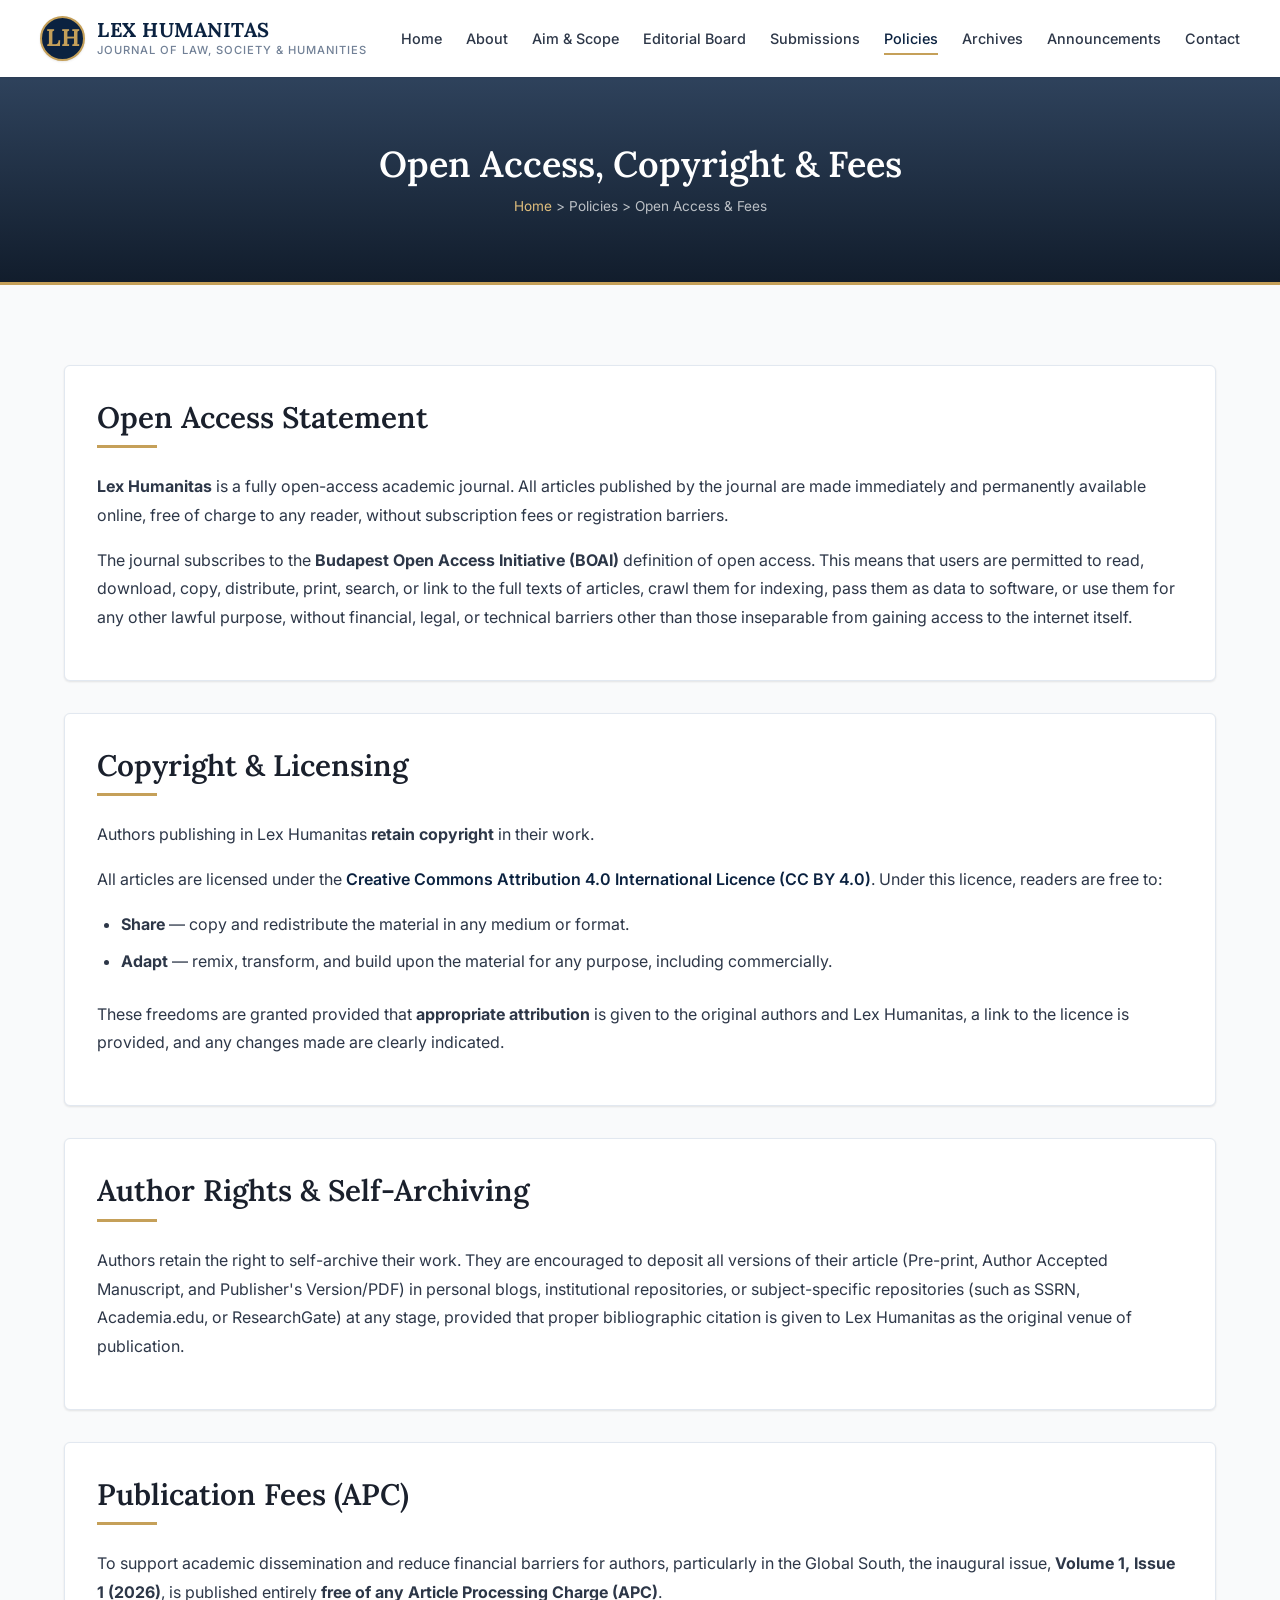
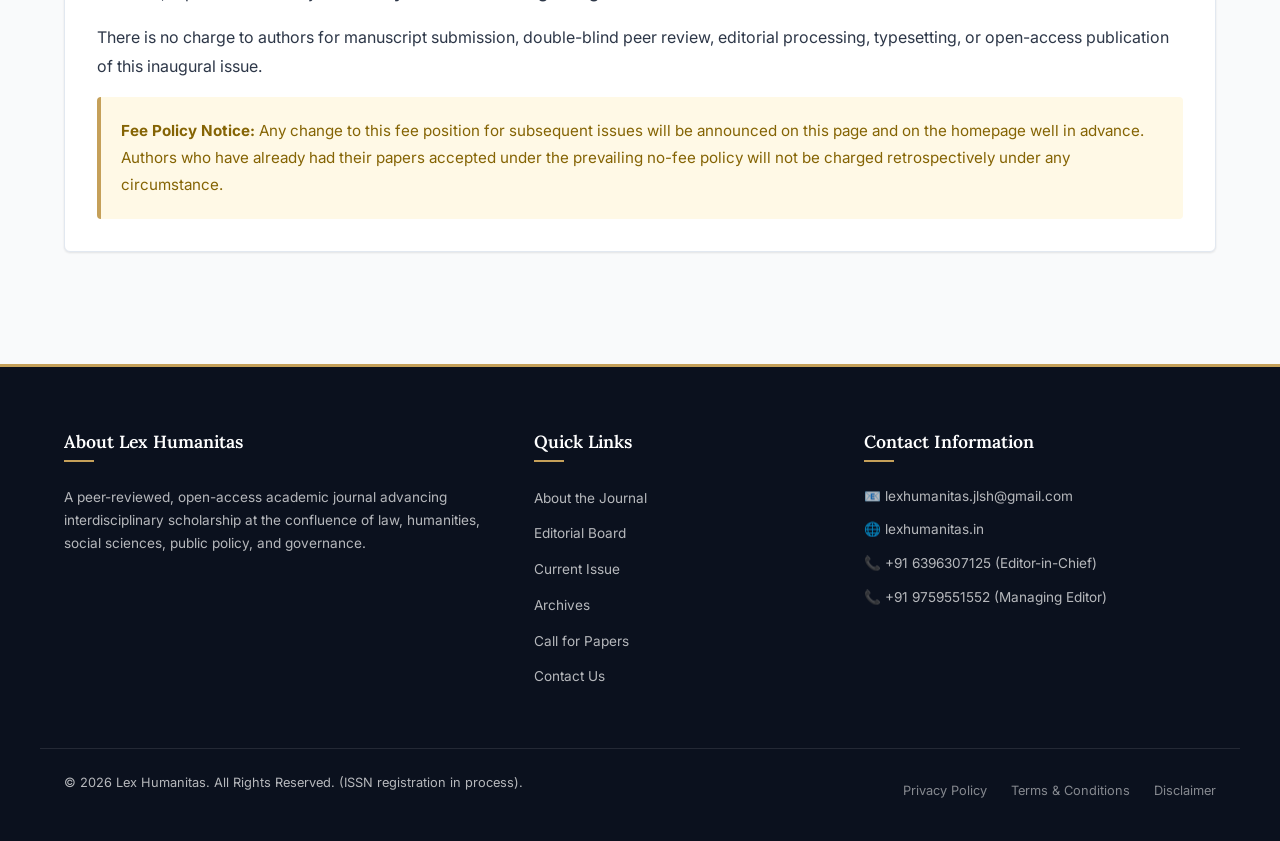
<file: open-access.html>
<!DOCTYPE html>
<html lang="en">
<head>
  <meta charset="UTF-8">
  <meta name="viewport" content="width=device-width, initial-scale=1.0">
  <title>Open Access, Copyright &amp; Fees — Lex Humanitas</title>
  <link rel="stylesheet" href="css/style.css">
</head>
<body>

  <!-- Header -->
  <header class="site-header">
    <div class="container nav-container">
      <a href="index.html" class="logo-brand">
        <div class="logo-icon">LH</div>
        <div class="logo-text">
          <span class="logo-title">LEX HUMANITAS</span>
          <span class="logo-subtitle">Journal of Law, Society & Humanities</span>
        </div>
      </a>
      
      <button class="menu-toggle" aria-label="Toggle Navigation">
        <span></span>
        <span></span>
        <span></span>
      </button>

      <nav class="main-nav">
        <ul class="nav-list">
          <li><a href="index.html" class="nav-link">Home</a></li>
          <li><a href="about.html" class="nav-link">About</a></li>
          <li><a href="aim-scope.html" class="nav-link">Aim & Scope</a></li>
          <li><a href="editorial-board.html" class="nav-link">Editorial Board</a></li>
          <li class="nav-item dropdown">
            <a href="#" class="nav-link">Submissions</a>
            <ul class="dropdown-menu">
              <li><a href="for-authors.html" class="dropdown-link">Author Guidelines</a></li>
              <li><a href="call-for-papers.html" class="dropdown-link">Call for Papers</a></li>
            </ul>
          </li>
          <li class="nav-item dropdown">
            <a href="#" class="nav-link active">Policies</a>
            <ul class="dropdown-menu">
              <li><a href="publication-ethics.html" class="dropdown-link">Publication Ethics</a></li>
              <li><a href="open-access.html" class="dropdown-link">Open Access & Fees</a></li>
            </ul>
          </li>
          <li><a href="archives.html" class="nav-link">Archives</a></li>
          <li><a href="announcements.html" class="nav-link">Announcements</a></li>
          <li><a href="contact.html" class="nav-link">Contact</a></li>
        </ul>
      </nav>
    </div>
  </header>

  <!-- Subpage Banner -->
  <section class="subpage-banner">
    <div class="container">
      <h1>Open Access, Copyright &amp; Fees</h1>
      <div class="subpage-breadcrumbs">
        <a href="index.html">Home</a> &gt; Policies &gt; <span>Open Access &amp; Fees</span>
      </div>
    </div>
  </section>

  <!-- Main Content -->
  <section class="section">
    <div class="container">
      
      <!-- Open Access Statement -->
      <div class="card" style="line-height: 1.8;">
        <h2 class="section-title">Open Access Statement</h2>
        <p>
          <strong>Lex Humanitas</strong> is a fully open-access academic journal. All articles published by the journal are made immediately and permanently available online, free of charge to any reader, without subscription fees or registration barriers.
        </p>
        <p>
          The journal subscribes to the <strong>Budapest Open Access Initiative (BOAI)</strong> definition of open access. This means that users are permitted to read, download, copy, distribute, print, search, or link to the full texts of articles, crawl them for indexing, pass them as data to software, or use them for any other lawful purpose, without financial, legal, or technical barriers other than those inseparable from gaining access to the internet itself.
        </p>
      </div>

      <!-- Copyright and Licensing -->
      <div class="card" style="line-height: 1.8;">
        <h2 class="section-title">Copyright &amp; Licensing</h2>
        <p>
          Authors publishing in Lex Humanitas <strong>retain copyright</strong> in their work. 
        </p>
        <p>
          All articles are licensed under the <a href="https://creativecommons.org/licenses/by/4.0/" target="_blank" style="font-weight: 600;">Creative Commons Attribution 4.0 International Licence (CC BY 4.0)</a>. Under this licence, readers are free to:
        </p>
        <ul style="padding-left: 1.5rem; margin-bottom: 1.5rem; display: flex; flex-direction: column; gap: 0.5rem;">
          <li><strong>Share</strong> &mdash; copy and redistribute the material in any medium or format.</li>
          <li><strong>Adapt</strong> &mdash; remix, transform, and build upon the material for any purpose, including commercially.</li>
        </ul>
        <p>
          These freedoms are granted provided that <strong>appropriate attribution</strong> is given to the original authors and Lex Humanitas, a link to the licence is provided, and any changes made are clearly indicated.
        </p>
      </div>

      <!-- Author Rights & Archiving -->
      <div class="card" style="line-height: 1.8;">
        <h2 class="section-title">Author Rights &amp; Self-Archiving</h2>
        <p>
          Authors retain the right to self-archive their work. They are encouraged to deposit all versions of their article (Pre-print, Author Accepted Manuscript, and Publisher's Version/PDF) in personal blogs, institutional repositories, or subject-specific repositories (such as SSRN, Academia.edu, or ResearchGate) at any stage, provided that proper bibliographic citation is given to Lex Humanitas as the original venue of publication.
        </p>
      </div>

      <!-- Publication Fees (APC) -->
      <div class="card" style="line-height: 1.8;">
        <h2 class="section-title">Publication Fees (APC)</h2>
        <p>
          To support academic dissemination and reduce financial barriers for authors, particularly in the Global South, the inaugural issue, <strong>Volume 1, Issue 1 (2026)</strong>, is published entirely <strong>free of any Article Processing Charge (APC)</strong>.
        </p>
        <p>
          There is no charge to authors for manuscript submission, double-blind peer review, editorial processing, typesetting, or open-access publication of this inaugural issue.
        </p>
        <div style="background-color: #fff9e6; border-left: 4px solid var(--accent); padding: 1.25rem; border-radius: 4px; font-size: 0.95rem; margin-top: 1rem; color: #856404;">
          <strong>Fee Policy Notice:</strong> Any change to this fee position for subsequent issues will be announced on this page and on the homepage well in advance. Authors who have already had their papers accepted under the prevailing no-fee policy will not be charged retrospectively under any circumstance.
        </div>
      </div>

    </div>
  </section>

  <!-- Footer -->
  <footer class="site-footer">
    <div class="container footer-grid">
      <div class="footer-col footer-about">
        <h4>About Lex Humanitas</h4>
        <p>
          A peer-reviewed, open-access academic journal advancing interdisciplinary scholarship at the confluence of law, humanities, social sciences, public policy, and governance.
        </p>
      </div>
      
      <div class="footer-col">
        <h4>Quick Links</h4>
        <ul class="footer-links">
          <li><a href="about.html">About the Journal</a></li>
          <li><a href="editorial-board.html">Editorial Board</a></li>
          <li><a href="aim-scope.html">Current Issue</a></li>
          <li><a href="archives.html">Archives</a></li>
          <li><a href="call-for-papers.html">Call for Papers</a></li>
          <li><a href="contact.html">Contact Us</a></li>
        </ul>
      </div>

      <div class="footer-col footer-contact">
        <h4>Contact Information</h4>
        <p>📧 lexhumanitas.jlsh@gmail.com</p>
        <p>🌐 lexhumanitas.in</p>
        <p>📞 +91 6396307125 (Editor-in-Chief)</p>
        <p>📞 +91 9759551552 (Managing Editor)</p>
      </div>
    </div>
    
    <div class="container footer-bottom">
      <p>&copy; 2026 Lex Humanitas. All Rights Reserved. (ISSN registration in process).</p>
      <div class="footer-policies">
        <a href="privacy-policy.html">Privacy Policy</a>
        <a href="terms.html">Terms &amp; Conditions</a>
        <a href="disclaimer.html">Disclaimer</a>
      </div>
    </div>
  </footer>

  <script src="js/main.js"></script>
</body>
</html>
</file>
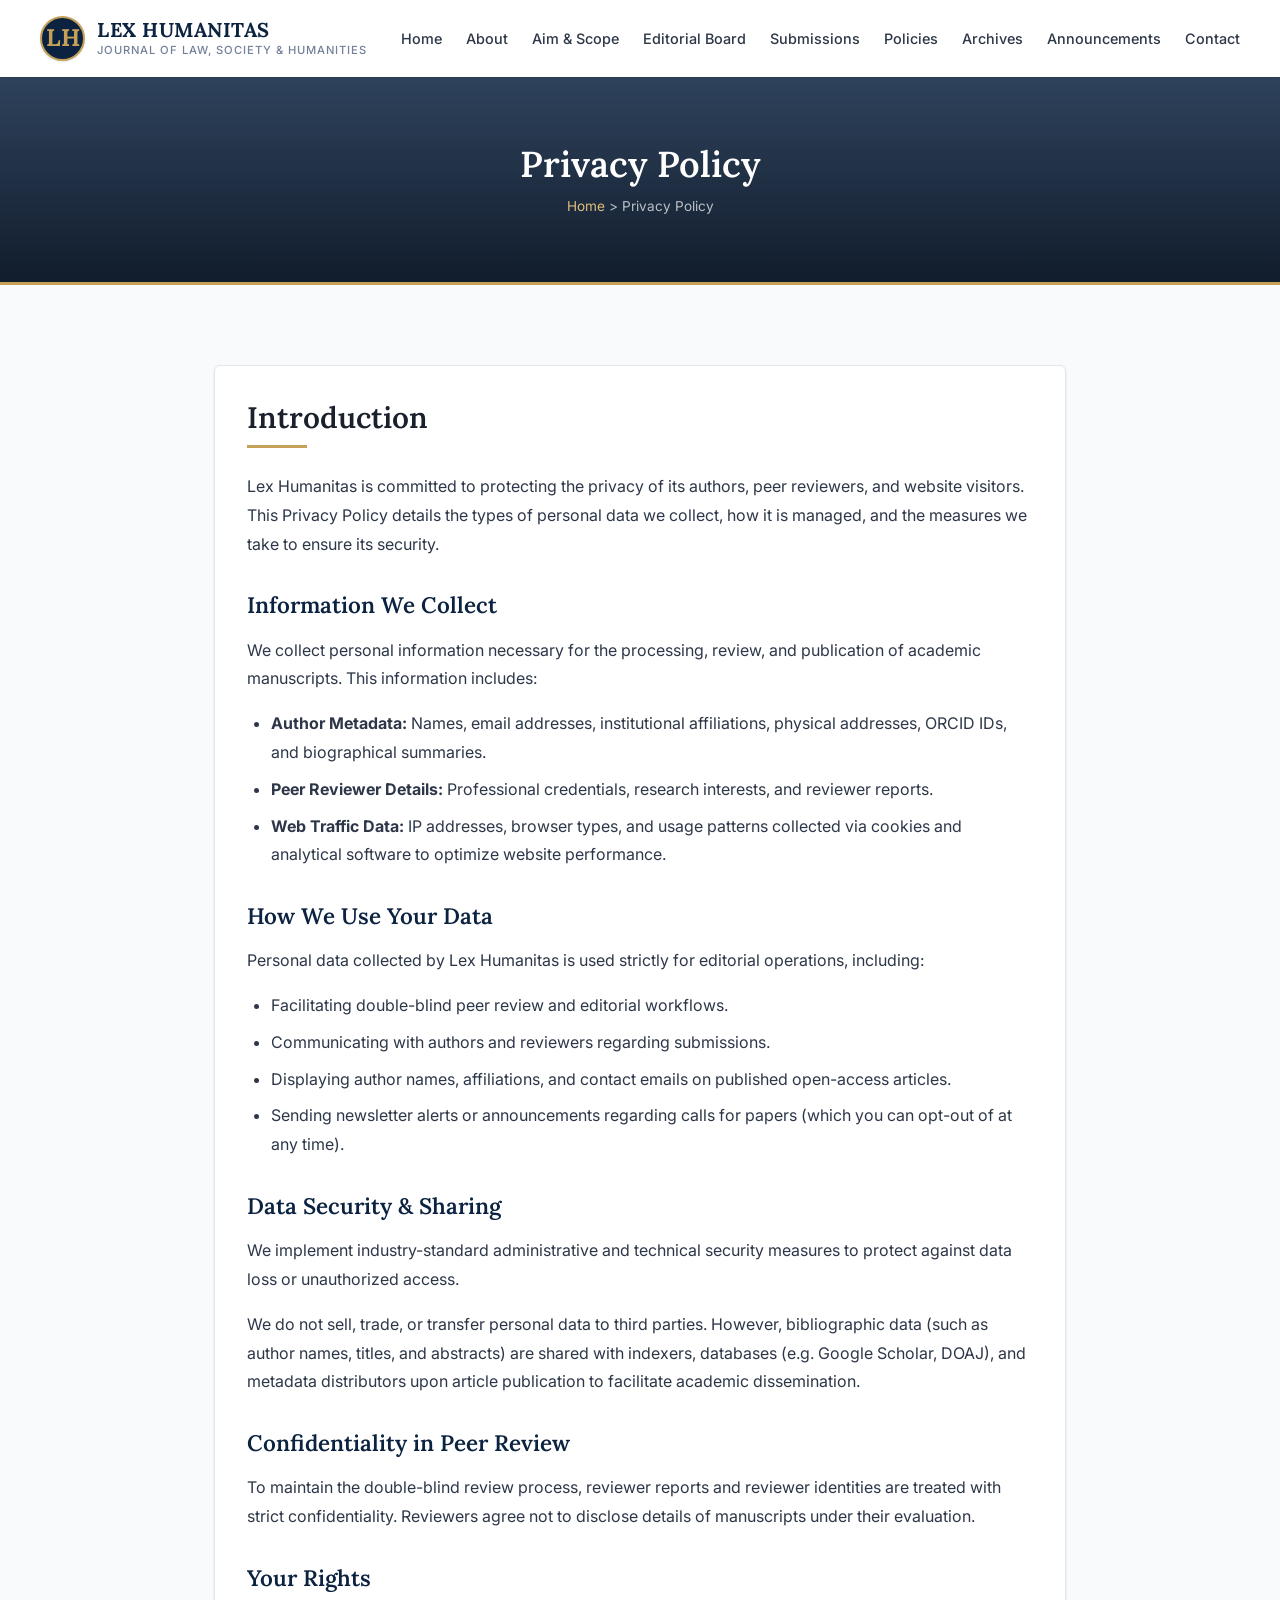
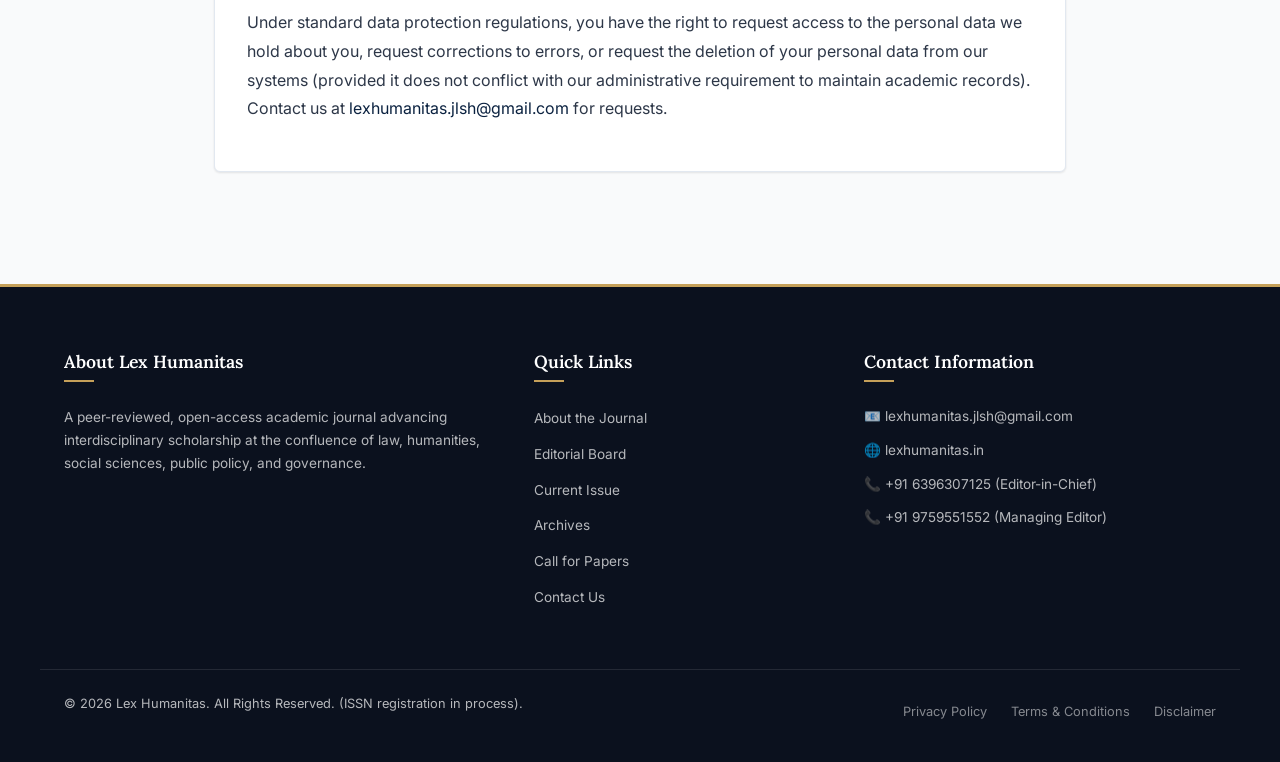
<file: privacy-policy.html>
<!DOCTYPE html>
<html lang="en">
<head>
  <meta charset="UTF-8">
  <meta name="viewport" content="width=device-width, initial-scale=1.0">
  <title>Privacy Policy — Lex Humanitas</title>
  <link rel="stylesheet" href="css/style.css">
</head>
<body>

  <!-- Header -->
  <header class="site-header">
    <div class="container nav-container">
      <a href="index.html" class="logo-brand">
        <div class="logo-icon">LH</div>
        <div class="logo-text">
          <span class="logo-title">LEX HUMANITAS</span>
          <span class="logo-subtitle">Journal of Law, Society & Humanities</span>
        </div>
      </a>
      
      <button class="menu-toggle" aria-label="Toggle Navigation">
        <span></span>
        <span></span>
        <span></span>
      </button>

      <nav class="main-nav">
        <ul class="nav-list">
          <li><a href="index.html" class="nav-link">Home</a></li>
          <li><a href="about.html" class="nav-link">About</a></li>
          <li><a href="aim-scope.html" class="nav-link">Aim & Scope</a></li>
          <li><a href="editorial-board.html" class="nav-link">Editorial Board</a></li>
          <li class="nav-item dropdown">
            <a href="#" class="nav-link">Submissions</a>
            <ul class="dropdown-menu">
              <li><a href="for-authors.html" class="dropdown-link">Author Guidelines</a></li>
              <li><a href="call-for-papers.html" class="dropdown-link">Call for Papers</a></li>
            </ul>
          </li>
          <li class="nav-item dropdown">
            <a href="#" class="nav-link">Policies</a>
            <ul class="dropdown-menu">
              <li><a href="publication-ethics.html" class="dropdown-link">Publication Ethics</a></li>
              <li><a href="open-access.html" class="dropdown-link">Open Access & Fees</a></li>
            </ul>
          </li>
          <li><a href="archives.html" class="nav-link">Archives</a></li>
          <li><a href="announcements.html" class="nav-link">Announcements</a></li>
          <li><a href="contact.html" class="nav-link">Contact</a></li>
        </ul>
      </nav>
    </div>
  </header>

  <!-- Subpage Banner -->
  <section class="subpage-banner">
    <div class="container">
      <h1>Privacy Policy</h1>
      <div class="subpage-breadcrumbs">
        <a href="index.html">Home</a> &gt; <span>Privacy Policy</span>
      </div>
    </div>
  </section>

  <!-- Main Content -->
  <section class="section">
    <div class="container" style="max-width: 900px; line-height: 1.8;">
      <div class="card">
        <h2 class="section-title">Introduction</h2>
        <p>
          Lex Humanitas is committed to protecting the privacy of its authors, peer reviewers, and website visitors. This Privacy Policy details the types of personal data we collect, how it is managed, and the measures we take to ensure its security.
        </p>

        <h3 style="color: var(--primary); margin-top: 2rem;">Information We Collect</h3>
        <p>
          We collect personal information necessary for the processing, review, and publication of academic manuscripts. This information includes:
        </p>
        <ul style="padding-left: 1.5rem; margin-bottom: 1.5rem; display: flex; flex-direction: column; gap: 0.5rem;">
          <li><strong>Author Metadata:</strong> Names, email addresses, institutional affiliations, physical addresses, ORCID IDs, and biographical summaries.</li>
          <li><strong>Peer Reviewer Details:</strong> Professional credentials, research interests, and reviewer reports.</li>
          <li><strong>Web Traffic Data:</strong> IP addresses, browser types, and usage patterns collected via cookies and analytical software to optimize website performance.</li>
        </ul>

        <h3 style="color: var(--primary); margin-top: 2rem;">How We Use Your Data</h3>
        <p>
          Personal data collected by Lex Humanitas is used strictly for editorial operations, including:
        </p>
        <ul style="padding-left: 1.5rem; margin-bottom: 1.5rem; display: flex; flex-direction: column; gap: 0.5rem;">
          <li>Facilitating double-blind peer review and editorial workflows.</li>
          <li>Communicating with authors and reviewers regarding submissions.</li>
          <li>Displaying author names, affiliations, and contact emails on published open-access articles.</li>
          <li>Sending newsletter alerts or announcements regarding calls for papers (which you can opt-out of at any time).</li>
        </ul>

        <h3 style="color: var(--primary); margin-top: 2rem;">Data Security &amp; Sharing</h3>
        <p>
          We implement industry-standard administrative and technical security measures to protect against data loss or unauthorized access. 
        </p>
        <p>
          We do not sell, trade, or transfer personal data to third parties. However, bibliographic data (such as author names, titles, and abstracts) are shared with indexers, databases (e.g. Google Scholar, DOAJ), and metadata distributors upon article publication to facilitate academic dissemination.
        </p>

        <h3 style="color: var(--primary); margin-top: 2rem;">Confidentiality in Peer Review</h3>
        <p>
          To maintain the double-blind review process, reviewer reports and reviewer identities are treated with strict confidentiality. Reviewers agree not to disclose details of manuscripts under their evaluation.
        </p>

        <h3 style="color: var(--primary); margin-top: 2rem;">Your Rights</h3>
        <p>
          Under standard data protection regulations, you have the right to request access to the personal data we hold about you, request corrections to errors, or request the deletion of your personal data from our systems (provided it does not conflict with our administrative requirement to maintain academic records). Contact us at <a href="mailto:lexhumanitas.jlsh@gmail.com">lexhumanitas.jlsh@gmail.com</a> for requests.
        </p>
      </div>
    </div>
  </section>

  <!-- Footer -->
  <footer class="site-footer">
    <div class="container footer-grid">
      <div class="footer-col footer-about">
        <h4>About Lex Humanitas</h4>
        <p>
          A peer-reviewed, open-access academic journal advancing interdisciplinary scholarship at the confluence of law, humanities, social sciences, public policy, and governance.
        </p>
      </div>
      
      <div class="footer-col">
        <h4>Quick Links</h4>
        <ul class="footer-links">
          <li><a href="about.html">About the Journal</a></li>
          <li><a href="editorial-board.html">Editorial Board</a></li>
          <li><a href="aim-scope.html">Current Issue</a></li>
          <li><a href="archives.html">Archives</a></li>
          <li><a href="call-for-papers.html">Call for Papers</a></li>
          <li><a href="contact.html">Contact Us</a></li>
        </ul>
      </div>

      <div class="footer-col footer-contact">
        <h4>Contact Information</h4>
        <p>📧 lexhumanitas.jlsh@gmail.com</p>
        <p>🌐 lexhumanitas.in</p>
        <p>📞 +91 6396307125 (Editor-in-Chief)</p>
        <p>📞 +91 9759551552 (Managing Editor)</p>
      </div>
    </div>
    
    <div class="container footer-bottom">
      <p>&copy; 2026 Lex Humanitas. All Rights Reserved. (ISSN registration in process).</p>
      <div class="footer-policies">
        <a href="privacy-policy.html">Privacy Policy</a>
        <a href="terms.html">Terms &amp; Conditions</a>
        <a href="disclaimer.html">Disclaimer</a>
      </div>
    </div>
  </footer>

  <script src="js/main.js"></script>
</body>
</html>
</file>
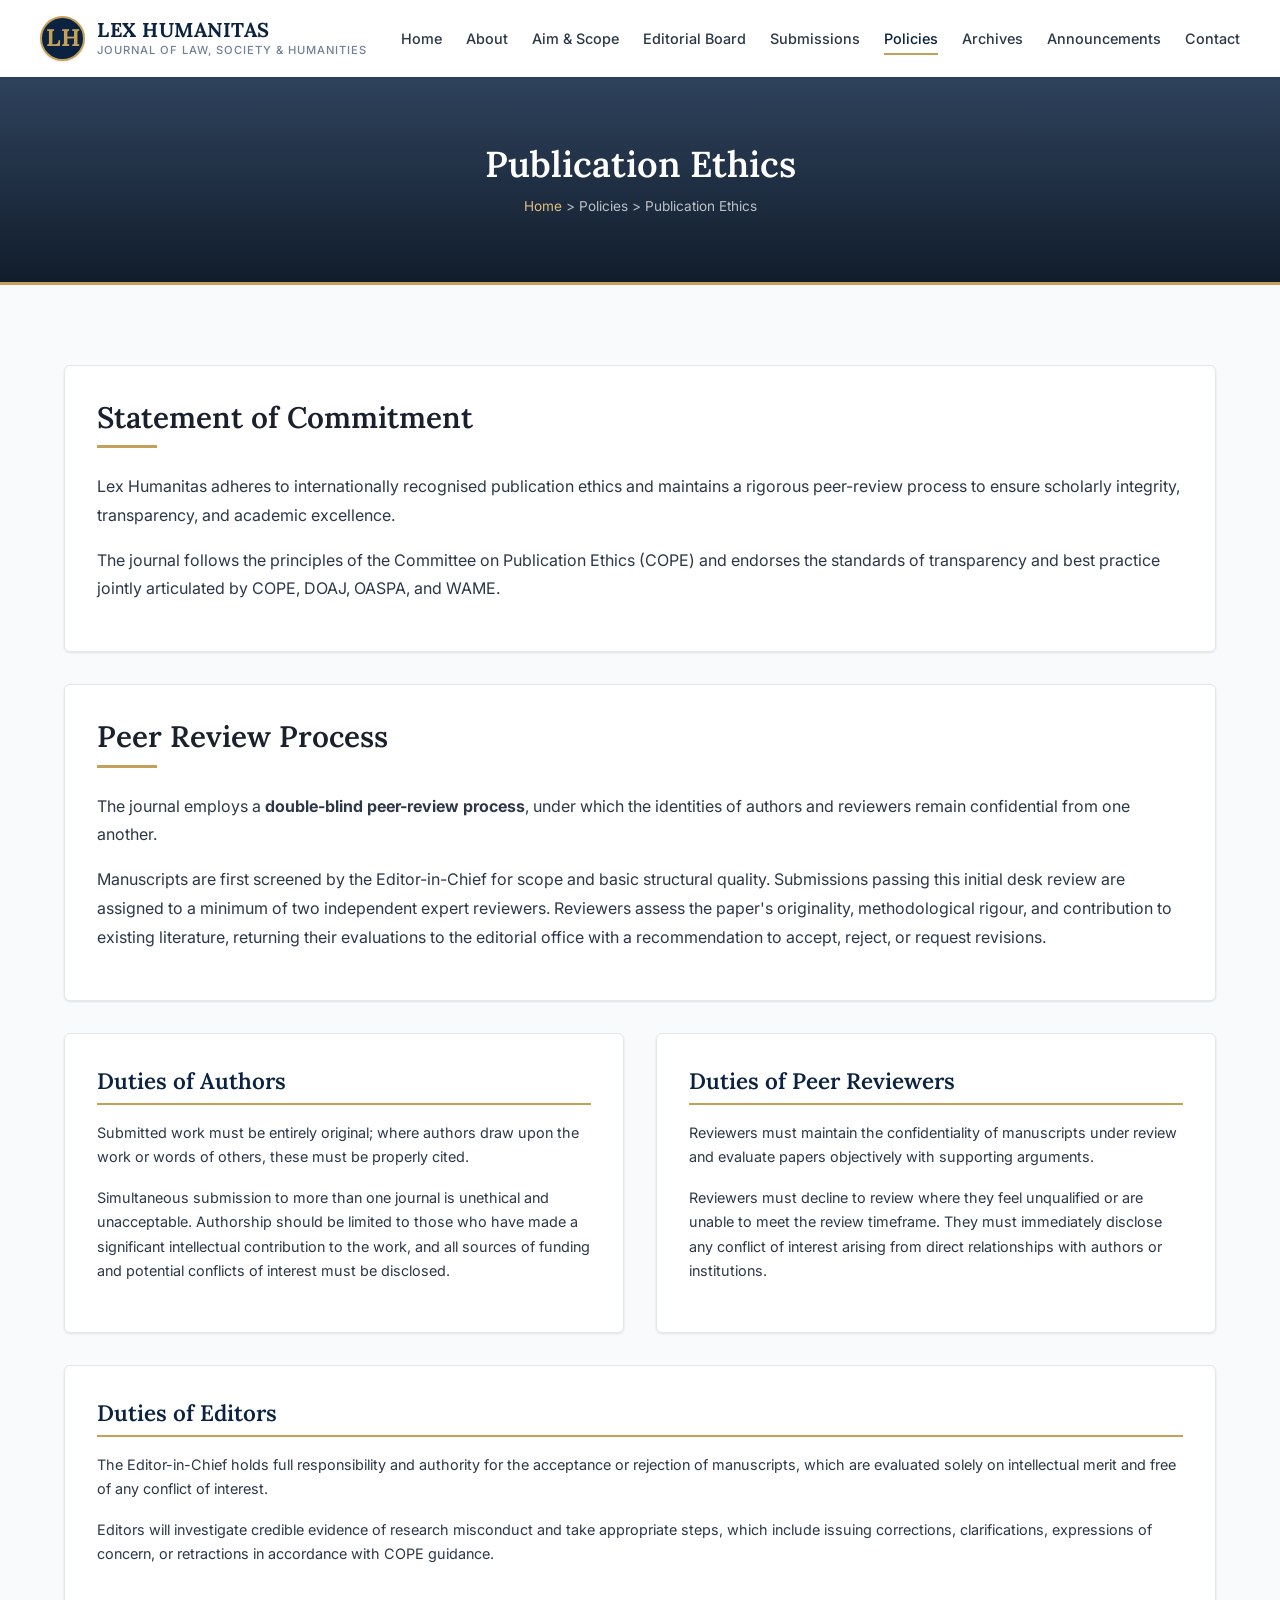
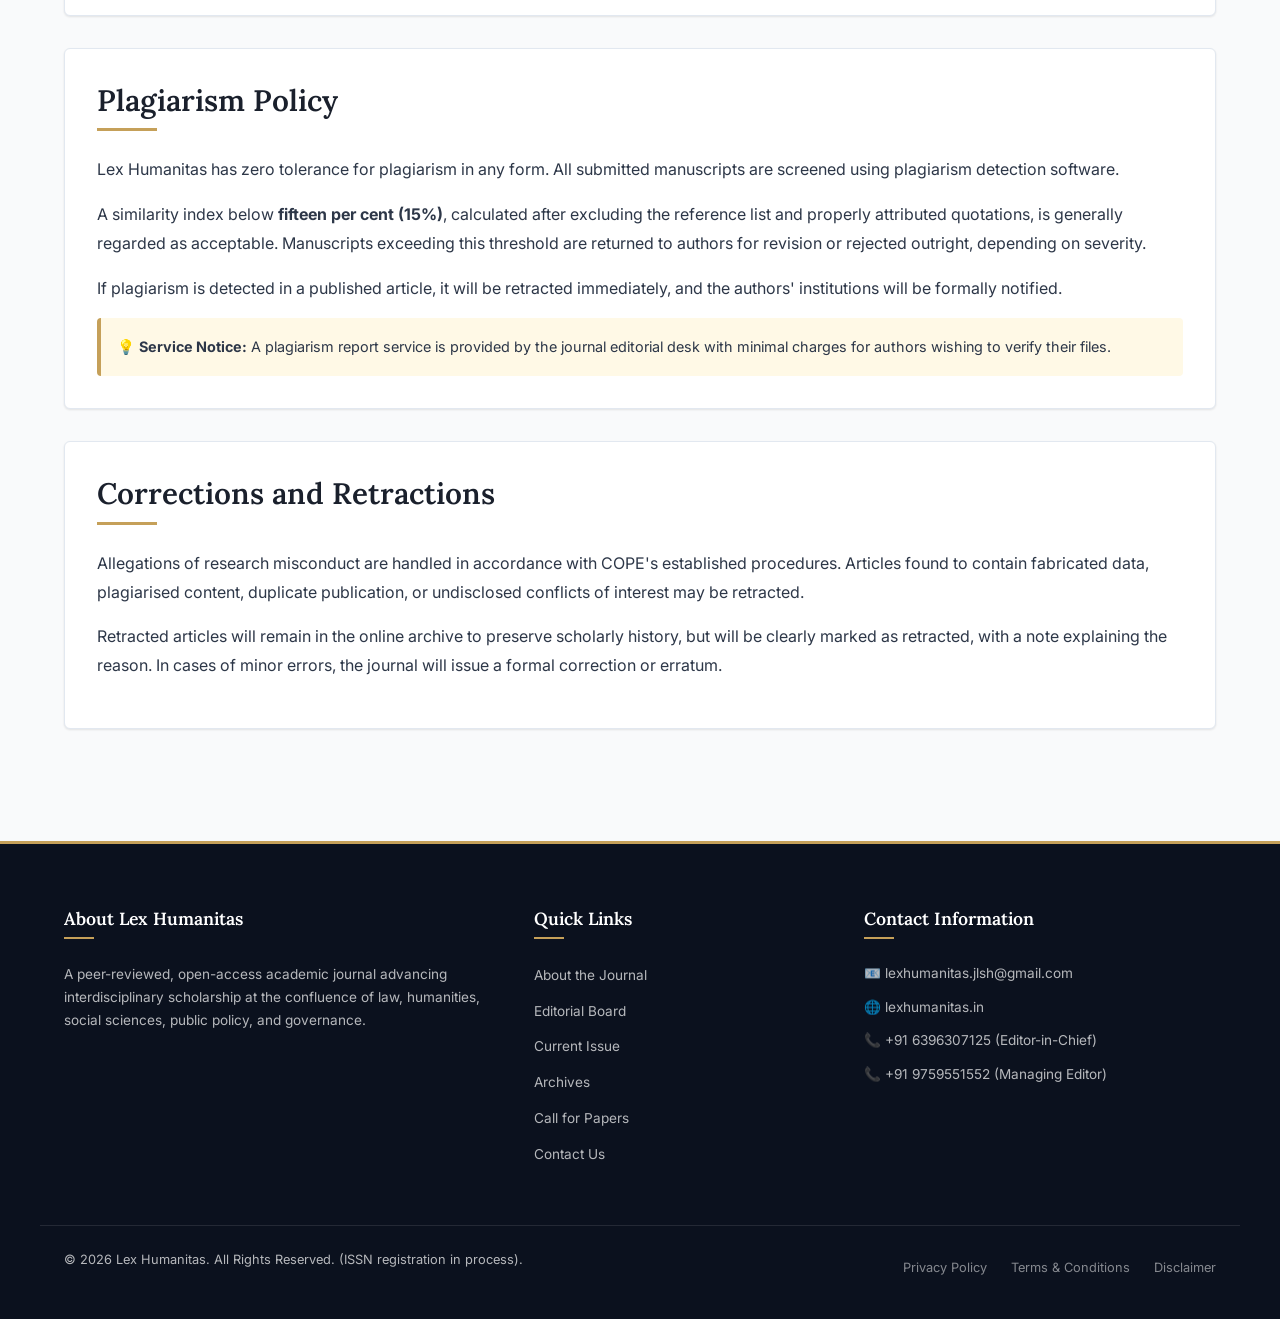
<file: publication-ethics.html>
<!DOCTYPE html>
<html lang="en">
<head>
  <meta charset="UTF-8">
  <meta name="viewport" content="width=device-width, initial-scale=1.0">
  <title>Publication Ethics — Lex Humanitas</title>
  <link rel="stylesheet" href="css/style.css">
</head>
<body>

  <!-- Header -->
  <header class="site-header">
    <div class="container nav-container">
      <a href="index.html" class="logo-brand">
        <div class="logo-icon">LH</div>
        <div class="logo-text">
          <span class="logo-title">LEX HUMANITAS</span>
          <span class="logo-subtitle">Journal of Law, Society & Humanities</span>
        </div>
      </a>
      
      <button class="menu-toggle" aria-label="Toggle Navigation">
        <span></span>
        <span></span>
        <span></span>
      </button>

      <nav class="main-nav">
        <ul class="nav-list">
          <li><a href="index.html" class="nav-link">Home</a></li>
          <li><a href="about.html" class="nav-link">About</a></li>
          <li><a href="aim-scope.html" class="nav-link">Aim & Scope</a></li>
          <li><a href="editorial-board.html" class="nav-link">Editorial Board</a></li>
          <li class="nav-item dropdown">
            <a href="#" class="nav-link">Submissions</a>
            <ul class="dropdown-menu">
              <li><a href="for-authors.html" class="dropdown-link">Author Guidelines</a></li>
              <li><a href="call-for-papers.html" class="dropdown-link">Call for Papers</a></li>
            </ul>
          </li>
          <li class="nav-item dropdown">
            <a href="#" class="nav-link active">Policies</a>
            <ul class="dropdown-menu">
              <li><a href="publication-ethics.html" class="dropdown-link">Publication Ethics</a></li>
              <li><a href="open-access.html" class="dropdown-link">Open Access & Fees</a></li>
            </ul>
          </li>
          <li><a href="archives.html" class="nav-link">Archives</a></li>
          <li><a href="announcements.html" class="nav-link">Announcements</a></li>
          <li><a href="contact.html" class="nav-link">Contact</a></li>
        </ul>
      </nav>
    </div>
  </header>

  <!-- Subpage Banner -->
  <section class="subpage-banner">
    <div class="container">
      <h1>Publication Ethics</h1>
      <div class="subpage-breadcrumbs">
        <a href="index.html">Home</a> &gt; Policies &gt; <span>Publication Ethics</span>
      </div>
    </div>
  </section>

  <!-- Main Content -->
  <section class="section">
    <div class="container">
      
      <!-- Statement of Commitment -->
      <div class="card" style="line-height: 1.8;">
        <h2 class="section-title">Statement of Commitment</h2>
        <p>
          Lex Humanitas adheres to internationally recognised publication ethics and maintains a rigorous peer-review process to ensure scholarly integrity, transparency, and academic excellence. 
        </p>
        <p>
          The journal follows the principles of the Committee on Publication Ethics (COPE) and endorses the standards of transparency and best practice jointly articulated by COPE, DOAJ, OASPA, and WAME.
        </p>
      </div>

      <!-- Peer Review Process -->
      <div class="card" style="line-height: 1.8;">
        <h2 class="section-title">Peer Review Process</h2>
        <p>
          The journal employs a <strong>double-blind peer-review process</strong>, under which the identities of authors and reviewers remain confidential from one another. 
        </p>
        <p>
          Manuscripts are first screened by the Editor-in-Chief for scope and basic structural quality. Submissions passing this initial desk review are assigned to a minimum of two independent expert reviewers. Reviewers assess the paper's originality, methodological rigour, and contribution to existing literature, returning their evaluations to the editorial office with a recommendation to accept, reject, or request revisions.
        </p>
      </div>

      <!-- Duties of Stakeholders Grid -->
      <div style="display: grid; grid-template-columns: repeat(auto-fit, minmax(320px, 1fr)); gap: 2rem; margin-bottom: 2rem;">
        <!-- Authors -->
        <div class="card" style="margin-bottom: 0; line-height: 1.7;">
          <h3 style="color: var(--primary); border-bottom: 2px solid var(--accent); padding-bottom: 0.5rem; margin-bottom: 1rem;">Duties of Authors</h3>
          <p style="font-size: 0.9rem;">
            Submitted work must be entirely original; where authors draw upon the work or words of others, these must be properly cited. 
          </p>
          <p style="font-size: 0.9rem;">
            Simultaneous submission to more than one journal is unethical and unacceptable. Authorship should be limited to those who have made a significant intellectual contribution to the work, and all sources of funding and potential conflicts of interest must be disclosed.
          </p>
        </div>

        <!-- Reviewers -->
        <div class="card" style="margin-bottom: 0; line-height: 1.7;">
          <h3 style="color: var(--primary); border-bottom: 2px solid var(--accent); padding-bottom: 0.5rem; margin-bottom: 1rem;">Duties of Peer Reviewers</h3>
          <p style="font-size: 0.9rem;">
            Reviewers must maintain the confidentiality of manuscripts under review and evaluate papers objectively with supporting arguments.
          </p>
          <p style="font-size: 0.9rem;">
            Reviewers must decline to review where they feel unqualified or are unable to meet the review timeframe. They must immediately disclose any conflict of interest arising from direct relationships with authors or institutions.
          </p>
        </div>

        <!-- Editors -->
        <div class="card" style="margin-bottom: 0; line-height: 1.7; grid-column: span 2;">
          <h3 style="color: var(--primary); border-bottom: 2px solid var(--accent); padding-bottom: 0.5rem; margin-bottom: 1rem;">Duties of Editors</h3>
          <p style="font-size: 0.9rem;">
            The Editor-in-Chief holds full responsibility and authority for the acceptance or rejection of manuscripts, which are evaluated solely on intellectual merit and free of any conflict of interest. 
          </p>
          <p style="font-size: 0.9rem;">
            Editors will investigate credible evidence of research misconduct and take appropriate steps, which include issuing corrections, clarifications, expressions of concern, or retractions in accordance with COPE guidance.
          </p>
        </div>
      </div>

      <!-- Plagiarism Policy -->
      <div class="card" style="line-height: 1.8;">
        <h2 class="section-title">Plagiarism Policy</h2>
        <p>
          Lex Humanitas has zero tolerance for plagiarism in any form. All submitted manuscripts are screened using plagiarism detection software.
        </p>
        <p>
          A similarity index below <strong>fifteen per cent (15%)</strong>, calculated after excluding the reference list and properly attributed quotations, is generally regarded as acceptable. Manuscripts exceeding this threshold are returned to authors for revision or rejected outright, depending on severity. 
        </p>
        <p>
          If plagiarism is detected in a published article, it will be retracted immediately, and the authors' institutions will be formally notified.
        </p>
        <div style="background-color: #fff9e6; border-left: 4px solid var(--accent); padding: 1rem; border-radius: 4px; font-size: 0.9rem; margin-top: 1rem;">
          💡 <strong>Service Notice:</strong> A plagiarism report service is provided by the journal editorial desk with minimal charges for authors wishing to verify their files.
        </div>
      </div>

      <!-- Corrections and Retractions -->
      <div class="card" style="line-height: 1.8;">
        <h2 class="section-title">Corrections and Retractions</h2>
        <p>
          Allegations of research misconduct are handled in accordance with COPE's established procedures. Articles found to contain fabricated data, plagiarised content, duplicate publication, or undisclosed conflicts of interest may be retracted. 
        </p>
        <p>
          Retracted articles will remain in the online archive to preserve scholarly history, but will be clearly marked as retracted, with a note explaining the reason. In cases of minor errors, the journal will issue a formal correction or erratum.
        </p>
      </div>

    </div>
  </section>

  <!-- Footer -->
  <footer class="site-footer">
    <div class="container footer-grid">
      <div class="footer-col footer-about">
        <h4>About Lex Humanitas</h4>
        <p>
          A peer-reviewed, open-access academic journal advancing interdisciplinary scholarship at the confluence of law, humanities, social sciences, public policy, and governance.
        </p>
      </div>
      
      <div class="footer-col">
        <h4>Quick Links</h4>
        <ul class="footer-links">
          <li><a href="about.html">About the Journal</a></li>
          <li><a href="editorial-board.html">Editorial Board</a></li>
          <li><a href="aim-scope.html">Current Issue</a></li>
          <li><a href="archives.html">Archives</a></li>
          <li><a href="call-for-papers.html">Call for Papers</a></li>
          <li><a href="contact.html">Contact Us</a></li>
        </ul>
      </div>

      <div class="footer-col footer-contact">
        <h4>Contact Information</h4>
        <p>📧 lexhumanitas.jlsh@gmail.com</p>
        <p>🌐 lexhumanitas.in</p>
        <p>📞 +91 6396307125 (Editor-in-Chief)</p>
        <p>📞 +91 9759551552 (Managing Editor)</p>
      </div>
    </div>
    
    <div class="container footer-bottom">
      <p>&copy; 2026 Lex Humanitas. All Rights Reserved. (ISSN registration in process).</p>
      <div class="footer-policies">
        <a href="privacy-policy.html">Privacy Policy</a>
        <a href="terms.html">Terms &amp; Conditions</a>
        <a href="disclaimer.html">Disclaimer</a>
      </div>
    </div>
  </footer>

  <script src="js/main.js"></script>
</body>
</html>
</file>
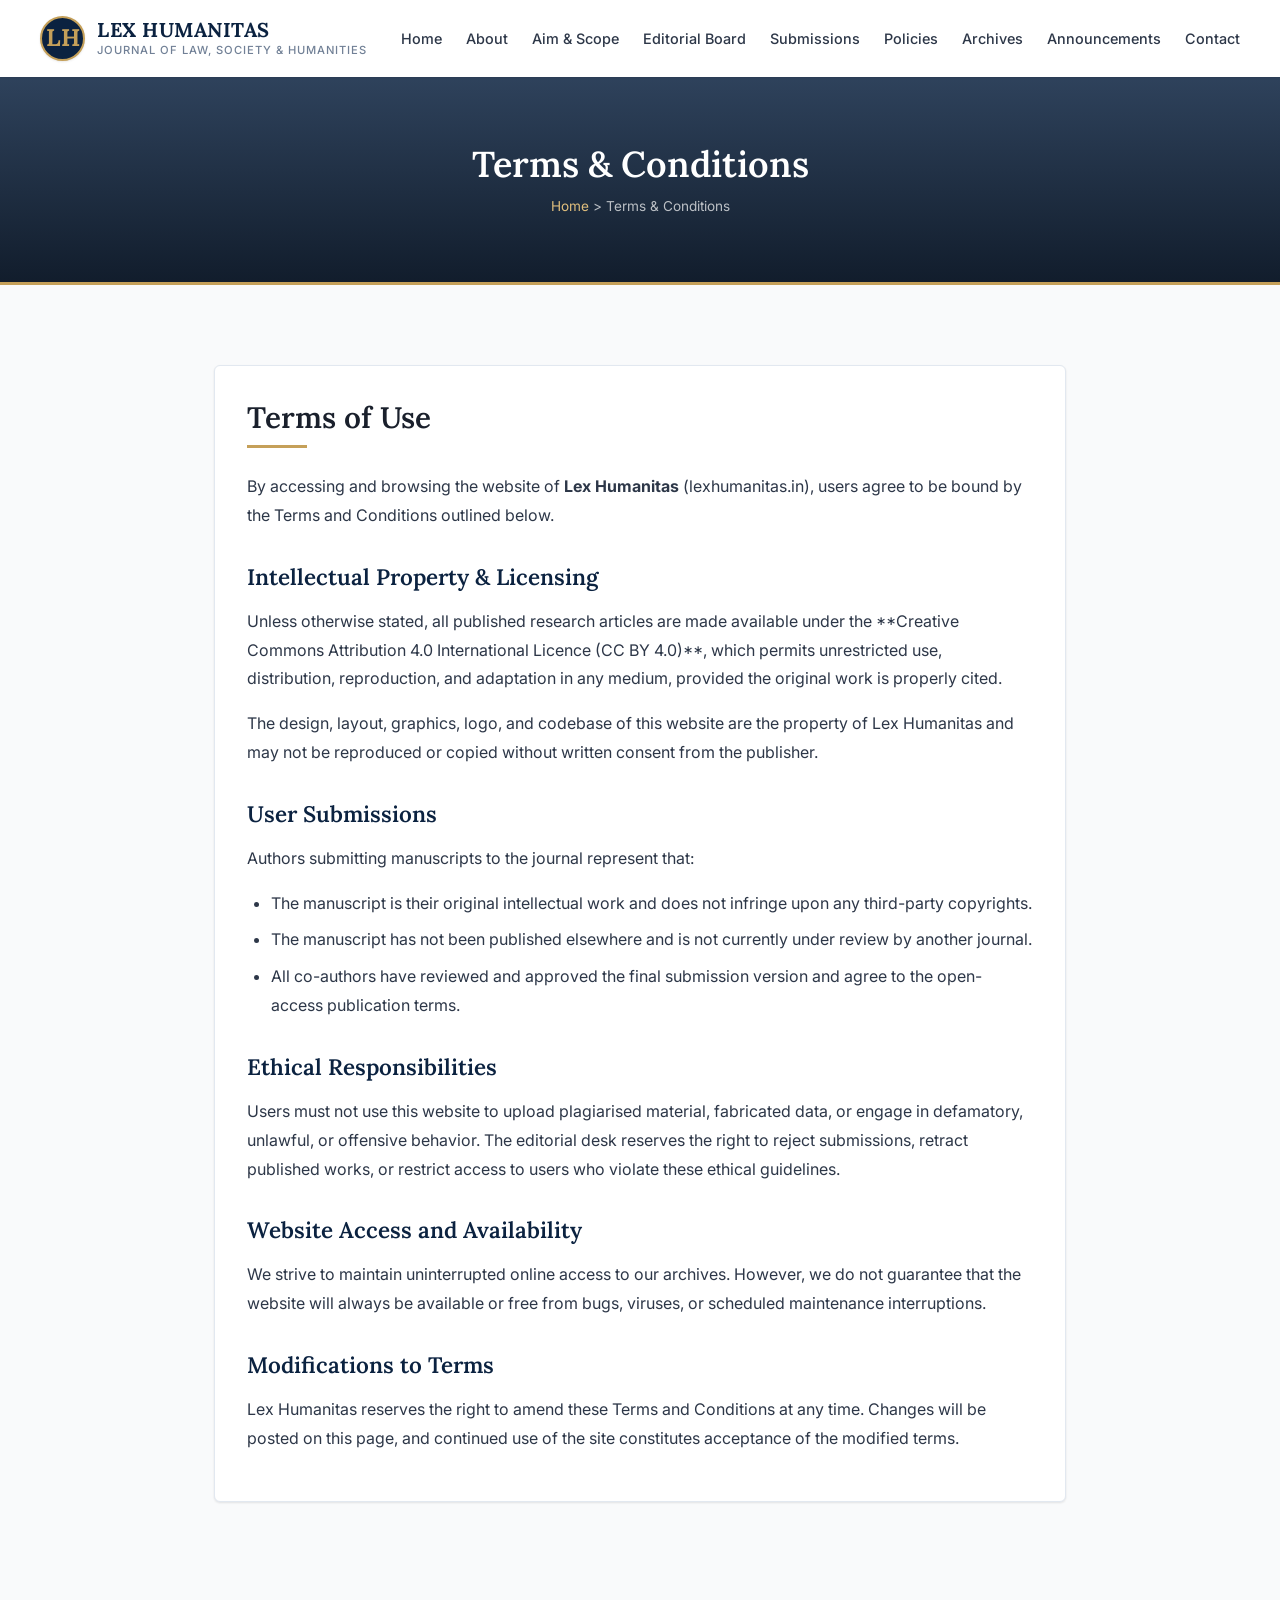
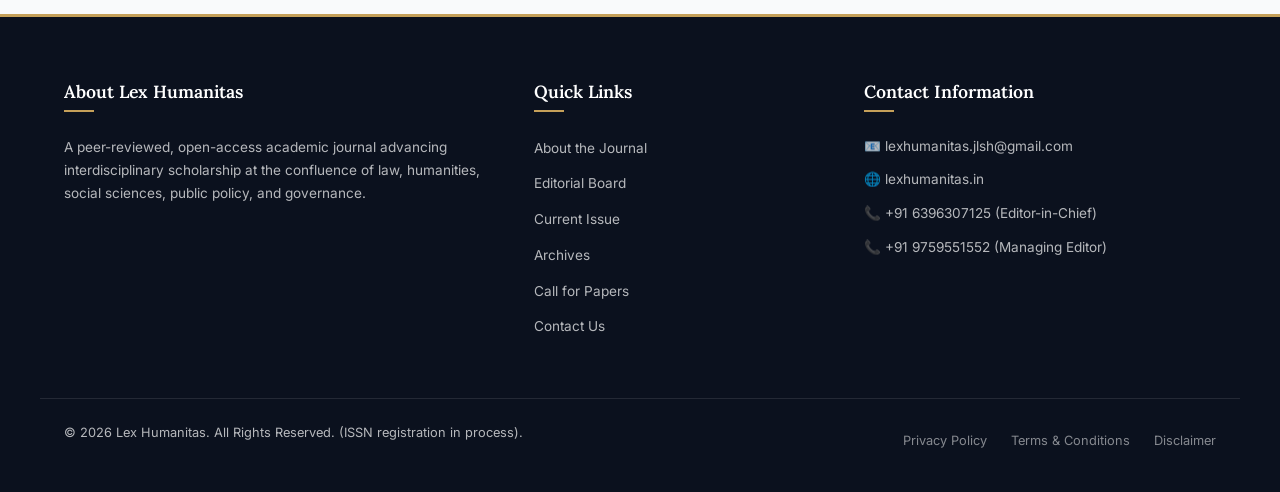
<file: terms.html>
<!DOCTYPE html>
<html lang="en">
<head>
  <meta charset="UTF-8">
  <meta name="viewport" content="width=device-width, initial-scale=1.0">
  <title>Terms &amp; Conditions — Lex Humanitas</title>
  <link rel="stylesheet" href="css/style.css">
</head>
<body>

  <!-- Header -->
  <header class="site-header">
    <div class="container nav-container">
      <a href="index.html" class="logo-brand">
        <div class="logo-icon">LH</div>
        <div class="logo-text">
          <span class="logo-title">LEX HUMANITAS</span>
          <span class="logo-subtitle">Journal of Law, Society & Humanities</span>
        </div>
      </a>
      
      <button class="menu-toggle" aria-label="Toggle Navigation">
        <span></span>
        <span></span>
        <span></span>
      </button>

      <nav class="main-nav">
        <ul class="nav-list">
          <li><a href="index.html" class="nav-link">Home</a></li>
          <li><a href="about.html" class="nav-link">About</a></li>
          <li><a href="aim-scope.html" class="nav-link">Aim & Scope</a></li>
          <li><a href="editorial-board.html" class="nav-link">Editorial Board</a></li>
          <li class="nav-item dropdown">
            <a href="#" class="nav-link">Submissions</a>
            <ul class="dropdown-menu">
              <li><a href="for-authors.html" class="dropdown-link">Author Guidelines</a></li>
              <li><a href="call-for-papers.html" class="dropdown-link">Call for Papers</a></li>
            </ul>
          </li>
          <li class="nav-item dropdown">
            <a href="#" class="nav-link">Policies</a>
            <ul class="dropdown-menu">
              <li><a href="publication-ethics.html" class="dropdown-link">Publication Ethics</a></li>
              <li><a href="open-access.html" class="dropdown-link">Open Access & Fees</a></li>
            </ul>
          </li>
          <li><a href="archives.html" class="nav-link">Archives</a></li>
          <li><a href="announcements.html" class="nav-link">Announcements</a></li>
          <li><a href="contact.html" class="nav-link">Contact</a></li>
        </ul>
      </nav>
    </div>
  </header>

  <!-- Subpage Banner -->
  <section class="subpage-banner">
    <div class="container">
      <h1>Terms &amp; Conditions</h1>
      <div class="subpage-breadcrumbs">
        <a href="index.html">Home</a> &gt; <span>Terms &amp; Conditions</span>
      </div>
    </div>
  </section>

  <!-- Main Content -->
  <section class="section">
    <div class="container" style="max-width: 900px; line-height: 1.8;">
      <div class="card">
        <h2 class="section-title">Terms of Use</h2>
        <p>
          By accessing and browsing the website of <strong>Lex Humanitas</strong> (lexhumanitas.in), users agree to be bound by the Terms and Conditions outlined below.
        </p>

        <h3 style="color: var(--primary); margin-top: 2rem;">Intellectual Property &amp; Licensing</h3>
        <p>
          Unless otherwise stated, all published research articles are made available under the **Creative Commons Attribution 4.0 International Licence (CC BY 4.0)**, which permits unrestricted use, distribution, reproduction, and adaptation in any medium, provided the original work is properly cited. 
        </p>
        <p>
          The design, layout, graphics, logo, and codebase of this website are the property of Lex Humanitas and may not be reproduced or copied without written consent from the publisher.
        </p>

        <h3 style="color: var(--primary); margin-top: 2rem;">User Submissions</h3>
        <p>
          Authors submitting manuscripts to the journal represent that:
        </p>
        <ul style="padding-left: 1.5rem; margin-bottom: 1.5rem; display: flex; flex-direction: column; gap: 0.5rem;">
          <li>The manuscript is their original intellectual work and does not infringe upon any third-party copyrights.</li>
          <li>The manuscript has not been published elsewhere and is not currently under review by another journal.</li>
          <li>All co-authors have reviewed and approved the final submission version and agree to the open-access publication terms.</li>
        </ul>

        <h3 style="color: var(--primary); margin-top: 2rem;">Ethical Responsibilities</h3>
        <p>
          Users must not use this website to upload plagiarised material, fabricated data, or engage in defamatory, unlawful, or offensive behavior. The editorial desk reserves the right to reject submissions, retract published works, or restrict access to users who violate these ethical guidelines.
        </p>

        <h3 style="color: var(--primary); margin-top: 2rem;">Website Access and Availability</h3>
        <p>
          We strive to maintain uninterrupted online access to our archives. However, we do not guarantee that the website will always be available or free from bugs, viruses, or scheduled maintenance interruptions.
        </p>

        <h3 style="color: var(--primary); margin-top: 2rem;">Modifications to Terms</h3>
        <p>
          Lex Humanitas reserves the right to amend these Terms and Conditions at any time. Changes will be posted on this page, and continued use of the site constitutes acceptance of the modified terms.
        </p>
      </div>
    </div>
  </section>

  <!-- Footer -->
  <footer class="site-footer">
    <div class="container footer-grid">
      <div class="footer-col footer-about">
        <h4>About Lex Humanitas</h4>
        <p>
          A peer-reviewed, open-access academic journal advancing interdisciplinary scholarship at the confluence of law, humanities, social sciences, public policy, and governance.
        </p>
      </div>
      
      <div class="footer-col">
        <h4>Quick Links</h4>
        <ul class="footer-links">
          <li><a href="about.html">About the Journal</a></li>
          <li><a href="editorial-board.html">Editorial Board</a></li>
          <li><a href="aim-scope.html">Current Issue</a></li>
          <li><a href="archives.html">Archives</a></li>
          <li><a href="call-for-papers.html">Call for Papers</a></li>
          <li><a href="contact.html">Contact Us</a></li>
        </ul>
      </div>

      <div class="footer-col footer-contact">
        <h4>Contact Information</h4>
        <p>📧 lexhumanitas.jlsh@gmail.com</p>
        <p>🌐 lexhumanitas.in</p>
        <p>📞 +91 6396307125 (Editor-in-Chief)</p>
        <p>📞 +91 9759551552 (Managing Editor)</p>
      </div>
    </div>
    
    <div class="container footer-bottom">
      <p>&copy; 2026 Lex Humanitas. All Rights Reserved. (ISSN registration in process).</p>
      <div class="footer-policies">
        <a href="privacy-policy.html">Privacy Policy</a>
        <a href="terms.html">Terms &amp; Conditions</a>
        <a href="disclaimer.html">Disclaimer</a>
      </div>
    </div>
  </footer>

  <script src="js/main.js"></script>
</body>
</html>
</file>
<file: css/style.css>
/*
 * Lex Humanitas - Journal of Law, Society and Humanities
 * Main Stylesheet
 */

/* Import Google Fonts */
@import url('https://fonts.googleapis.com/css2?family=Inter:wght@300;400;500;600;700&family=Lora:ital,wght@0,400;0,500;0,600;0,700;1,400&display=swap');

/* CSS Variables */
:root {
  --primary: #0b2240;       /* Deep Imperial Blue */
  --primary-light: #16365c; /* Lighter Imperial Blue */
  --primary-dark: #051121;  /* Very dark navy */
  --accent: #c5a059;        /* Warm Champagne Gold */
  --accent-light: #e0be7d;  /* Light Gold */
  --accent-dark: #9e7b39;   /* Darker Gold */
  
  --bg-main: #f9fafb;       /* Off-white background */
  --bg-card: #ffffff;       /* Pure white for cards */
  --bg-dark: #0b111e;       /* Deep dark background for footer */
  
  --text-main: #2d3748;     /* Slate / Charcoal body text */
  --text-light: #718096;    /* Muted gray text */
  --text-dark: #1a202c;     /* Dark text for headings */
  --text-white: #ffffff;    /* White text */
  
  --border-color: #e2e8f0;  /* Soft grey border */
  --shadow-sm: 0 1px 3px rgba(0, 0, 0, 0.05), 0 1px 2px rgba(0, 0, 0, 0.05);
  --shadow-md: 0 4px 6px -1px rgba(0, 0, 0, 0.05), 0 2px 4px -1px rgba(0, 0, 0, 0.05);
  --shadow-lg: 0 10px 15px -3px rgba(0, 0, 0, 0.05), 0 4px 6px -2px rgba(0, 0, 0, 0.05);
  --shadow-gold: 0 4px 14px 0 rgba(197, 160, 89, 0.2);
  
  --transition: all 0.3s cubic-bezier(0.4, 0, 0.2, 1);
  --border-radius: 6px;
}

/* Base resets */
*, *::before, *::after {
  box-sizing: border-box;
  margin: 0;
  padding: 0;
}

html {
  font-size: 16px;
  scroll-behavior: smooth;
}

body {
  font-family: 'Inter', -apple-system, BlinkMacSystemFont, "Segoe UI", Roboto, sans-serif;
  background-color: var(--bg-main);
  color: var(--text-main);
  line-height: 1.6;
  font-weight: 400;
  -webkit-font-smoothing: antialiased;
}

/* Typography */
h1, h2, h3, h4, h5, h6 {
  font-family: 'Lora', Georgia, serif;
  color: var(--text-dark);
  font-weight: 600;
  line-height: 1.3;
}

h1 {
  font-size: 2.5rem;
}

h2 {
  font-size: 1.85rem;
  margin-bottom: 1.5rem;
  position: relative;
  padding-bottom: 0.75rem;
}

/* Decorative underline for section titles */
h2.section-title::after {
  content: '';
  position: absolute;
  left: 0;
  bottom: 0;
  width: 60px;
  height: 3px;
  background-color: var(--accent);
}

h2.section-title.center::after {
  left: 50%;
  transform: translateX(-50%);
}

h3 {
  font-size: 1.4rem;
  margin-bottom: 1rem;
}

h4 {
  font-size: 1.15rem;
  margin-bottom: 0.5rem;
}

p {
  margin-bottom: 1rem;
}

a {
  color: var(--primary);
  text-decoration: none;
  transition: var(--transition);
}

a:hover {
  color: var(--accent);
}

/* Page Layout */
.container {
  width: 100%;
  max-width: 1200px;
  margin: 0 auto;
  padding: 0 1.5rem;
}

/* Navigation Header */
header.site-header {
  background-color: var(--bg-card);
  box-shadow: var(--shadow-sm);
  position: sticky;
  top: 0;
  z-index: 1000;
  transition: var(--transition);
}

header.site-header.scrolled {
  box-shadow: var(--shadow-md);
  border-bottom: 1px solid var(--border-color);
}

.nav-container {
  display: flex;
  justify-content: space-between;
  align-items: center;
  padding: 1rem 0;
}

/* Logo brand styles */
.logo-brand {
  display: flex;
  align-items: center;
  gap: 0.75rem;
}

.logo-icon {
  width: 45px;
  height: 45px;
  background-color: var(--primary);
  border-radius: 50%;
  display: flex;
  align-items: center;
  justify-content: center;
  border: 2px solid var(--accent);
  color: var(--accent);
  font-family: 'Lora', serif;
  font-size: 1.5rem;
  font-weight: 700;
  box-shadow: var(--shadow-sm);
}

.logo-text {
  display: flex;
  flex-direction: column;
}

.logo-title {
  font-family: 'Lora', serif;
  font-size: 1.25rem;
  font-weight: 700;
  color: var(--primary);
  letter-spacing: 0.5px;
  line-height: 1.2;
}

.logo-subtitle {
  font-size: 0.7rem;
  color: var(--text-light);
  text-transform: uppercase;
  letter-spacing: 1px;
  font-weight: 500;
}

/* Navigation Links */
nav.main-nav {
  display: flex;
  align-items: center;
}

.nav-list {
  display: flex;
  list-style: none;
  gap: 1.5rem;
  align-items: center;
}

.nav-item {
  position: relative;
}

.nav-link {
  font-size: 0.9rem;
  font-weight: 500;
  color: var(--text-main);
  padding: 0.5rem 0;
  position: relative;
}

.nav-link::after {
  content: '';
  position: absolute;
  left: 0;
  bottom: 0;
  width: 0;
  height: 2px;
  background-color: var(--accent);
  transition: var(--transition);
}

.nav-link:hover::after,
.nav-link.active::after {
  width: 100%;
}

.nav-link:hover,
.nav-link.active {
  color: var(--primary);
}

/* Dropdown styling */
.nav-item.dropdown {
  position: relative;
}

.dropdown-menu {
  position: absolute;
  top: 100%;
  left: 0;
  background-color: var(--bg-card);
  box-shadow: var(--shadow-lg);
  border-radius: var(--border-radius);
  border: 1px solid var(--border-color);
  min-width: 220px;
  opacity: 0;
  visibility: hidden;
  transform: translateY(10px);
  transition: var(--transition);
  list-style: none;
  padding: 0.5rem 0;
}

.nav-item.dropdown:hover .dropdown-menu,
.nav-item.dropdown.open .dropdown-menu {
  opacity: 1;
  visibility: visible;
  transform: translateY(0);
}

.dropdown-link {
  display: block;
  padding: 0.6rem 1.25rem;
  font-size: 0.85rem;
  color: var(--text-main);
  font-weight: 500;
  transition: var(--transition);
}

.dropdown-link:hover {
  background-color: var(--bg-main);
  color: var(--primary);
  padding-left: 1.5rem;
}

/* Hamburger mobile menu button */
.menu-toggle {
  display: none;
  background: none;
  border: none;
  cursor: pointer;
  padding: 0.5rem;
}

.menu-toggle span {
  display: block;
  width: 25px;
  height: 2px;
  background-color: var(--primary);
  margin: 5px 0;
  transition: var(--transition);
}

/* Hero Section */
.hero-section {
  background: linear-gradient(rgba(11, 34, 64, 0.9), rgba(5, 17, 33, 0.95)), url('https://images.unsplash.com/photo-1589829545856-d10d557cf95f?auto=format&fit=crop&w=1920&q=80') no-repeat center center/cover;
  color: var(--text-white);
  padding: 5rem 0 6rem 0;
  text-align: center;
  position: relative;
  border-bottom: 4px solid var(--accent);
}

.hero-content {
  max-width: 900px;
  margin: 0 auto;
}

.hero-subtitle {
  font-size: 1.1rem;
  text-transform: uppercase;
  letter-spacing: 2px;
  color: var(--accent);
  margin-bottom: 1.5rem;
  font-weight: 500;
}

.hero-title {
  color: var(--text-white);
  font-size: 3rem;
  margin-bottom: 1.5rem;
  line-height: 1.2;
}

.hero-description {
  font-size: 1.25rem;
  font-weight: 300;
  margin-bottom: 2.5rem;
  opacity: 0.9;
  line-height: 1.6;
}

.hero-buttons {
  display: flex;
  gap: 1rem;
  justify-content: center;
  flex-wrap: wrap;
}

/* Buttons */
.btn {
  display: inline-block;
  padding: 0.75rem 1.5rem;
  font-size: 0.9rem;
  font-weight: 600;
  border-radius: var(--border-radius);
  cursor: pointer;
  transition: var(--transition);
  border: 2px solid transparent;
  text-align: center;
}

.btn-primary {
  background-color: var(--accent);
  color: var(--primary-dark);
}

.btn-primary:hover {
  background-color: var(--accent-light);
  transform: translateY(-2px);
  box-shadow: var(--shadow-gold);
  color: var(--primary-dark);
}

.btn-secondary {
  background-color: transparent;
  color: var(--text-white);
  border-color: var(--text-white);
}

.btn-secondary:hover {
  background-color: var(--text-white);
  color: var(--primary-dark);
  transform: translateY(-2px);
}

.btn-outline {
  background-color: transparent;
  color: var(--primary);
  border-color: var(--primary);
}

.btn-outline:hover {
  background-color: var(--primary);
  color: var(--text-white);
  transform: translateY(-2px);
}

.btn-sm {
  padding: 0.4rem 0.9rem;
  font-size: 0.8rem;
}

/* Banner Ribbon for ISSN/Indexing */
.notice-ribbon {
  background-color: #fff9e6;
  border-left: 4px solid var(--accent);
  padding: 1rem;
  margin: 1.5rem 0;
  border-radius: 0 var(--border-radius) var(--border-radius) 0;
  display: flex;
  align-items: center;
  gap: 1rem;
  box-shadow: var(--shadow-sm);
}

.notice-ribbon p {
  margin: 0;
  font-size: 0.9rem;
  color: #856404;
  font-weight: 500;
}

/* Sections */
.section {
  padding: 5rem 0;
}

.section-grey {
  background-color: #f1f5f9;
}

.section-header {
  text-align: center;
  max-width: 700px;
  margin: 0 auto 3.5rem auto;
}

.section-tagline {
  color: var(--accent-dark);
  text-transform: uppercase;
  font-size: 0.85rem;
  font-weight: 600;
  letter-spacing: 1.5px;
  margin-bottom: 0.5rem;
  display: block;
}

/* Highlights Grid */
.highlights-grid {
  display: grid;
  grid-template-columns: repeat(auto-fit, minmax(280px, 1fr));
  gap: 2rem;
  margin-bottom: 2rem;
}

.highlight-card {
  background-color: var(--bg-card);
  padding: 2.25rem 2rem;
  border-radius: var(--border-radius);
  box-shadow: var(--shadow-sm);
  border-top: 3px solid var(--primary);
  transition: var(--transition);
  display: flex;
  flex-direction: column;
}

.highlight-card:hover {
  transform: translateY(-5px);
  box-shadow: var(--shadow-lg);
  border-top-color: var(--accent);
}

.highlight-icon {
  font-size: 2.25rem;
  color: var(--accent);
  margin-bottom: 1.25rem;
}

.highlight-card h3 {
  font-size: 1.25rem;
  margin-bottom: 0.75rem;
  color: var(--primary);
}

.highlight-card p {
  font-size: 0.9rem;
  color: var(--text-light);
  margin: 0;
}

/* About/Aim Teaser Section Split */
.split-layout {
  display: grid;
  grid-template-columns: 1.2fr 0.8fr;
  gap: 4rem;
  align-items: center;
}

.split-text {
  line-height: 1.8;
}

.split-image {
  position: relative;
}

.image-frame {
  border: 4px solid var(--accent);
  border-radius: var(--border-radius);
  padding: 0.75rem;
  background-color: var(--bg-card);
  box-shadow: var(--shadow-lg);
}

.image-frame img {
  width: 100%;
  height: auto;
  border-radius: 4px;
  display: block;
}

/* Cards & Lists */
.card {
  background-color: var(--bg-card);
  border-radius: var(--border-radius);
  box-shadow: var(--shadow-sm);
  padding: 2rem;
  margin-bottom: 2rem;
  border: 1px solid var(--border-color);
}

/* Editorial Board Layout */
.leadership-grid {
  display: grid;
  grid-template-columns: repeat(2, 1fr);
  gap: 2rem;
  margin-bottom: 4rem;
}

.leader-card {
  display: flex;
  background-color: var(--bg-card);
  border-radius: var(--border-radius);
  box-shadow: var(--shadow-md);
  overflow: hidden;
  border: 1px solid var(--border-color);
  transition: var(--transition);
}

.leader-card:hover {
  transform: translateY(-3px);
  box-shadow: var(--shadow-lg);
  border-color: var(--accent);
}

.leader-image {
  width: 150px;
  background-color: var(--primary-dark);
  display: flex;
  align-items: center;
  justify-content: center;
  color: var(--accent-light);
  font-size: 3rem;
}

.leader-info {
  padding: 1.5rem;
  flex: 1;
}

.leader-role {
  font-size: 0.8rem;
  text-transform: uppercase;
  color: var(--accent-dark);
  font-weight: 600;
  letter-spacing: 1px;
  margin-bottom: 0.25rem;
}

.leader-name {
  font-size: 1.35rem;
  color: var(--primary);
  margin-bottom: 0.5rem;
}

.leader-designation {
  font-weight: 600;
  font-size: 0.9rem;
  margin-bottom: 0.25rem;
}

.leader-details {
  font-size: 0.8rem;
  color: var(--text-light);
  margin-bottom: 0.5rem;
}

.leader-institution {
  font-size: 0.85rem;
  margin-bottom: 0.75rem;
}

.orcid-link {
  display: inline-flex;
  align-items: center;
  gap: 0.4rem;
  font-size: 0.8rem;
  color: #a6ce39; /* ORCID Green */
  font-weight: 500;
}

.orcid-link svg {
  width: 16px;
  height: 16px;
  fill: currentColor;
}

/* Members Table */
.members-section {
  margin-top: 3rem;
}

.table-responsive {
  overflow-x: auto;
  margin-bottom: 2rem;
  box-shadow: var(--shadow-sm);
  border-radius: var(--border-radius);
  border: 1px solid var(--border-color);
}

table.data-table {
  width: 100%;
  border-collapse: collapse;
  background-color: var(--bg-card);
  text-align: left;
}

table.data-table th,
table.data-table td {
  padding: 1rem 1.25rem;
  border-bottom: 1px solid var(--border-color);
  font-size: 0.9rem;
}

table.data-table th {
  background-color: var(--primary);
  color: var(--text-white);
  font-family: 'Lora', serif;
  font-weight: 500;
}

table.data-table tbody tr:hover {
  background-color: #f8fafc;
}

/* Current Issue & Articles List */
.current-issue-box {
  background-color: var(--bg-card);
  border-radius: var(--border-radius);
  box-shadow: var(--shadow-md);
  padding: 2.5rem;
  border-left: 5px solid var(--accent);
}

.issue-header {
  border-bottom: 1px solid var(--border-color);
  padding-bottom: 1rem;
  margin-bottom: 1.5rem;
  display: flex;
  justify-content: space-between;
  align-items: center;
}

.issue-title {
  color: var(--primary);
  margin: 0;
}

.article-list {
  display: flex;
  flex-direction: column;
  gap: 1.5rem;
}

.article-item {
  border-bottom: 1px solid var(--border-color);
  padding-bottom: 1.5rem;
}

.article-item:last-child {
  border-bottom: none;
  padding-bottom: 0;
}

.article-title {
  font-size: 1.15rem;
  color: var(--text-dark);
  margin-bottom: 0.5rem;
  font-family: 'Lora', serif;
}

.article-meta {
  display: flex;
  justify-content: space-between;
  align-items: center;
  gap: 1rem;
  font-size: 0.85rem;
  color: var(--text-light);
}

.article-authors {
  font-weight: 500;
  color: var(--text-main);
}

.article-download {
  display: inline-flex;
  align-items: center;
  gap: 0.5rem;
  font-weight: 600;
  color: var(--primary);
  font-size: 0.85rem;
}

.article-download:hover {
  color: var(--accent);
}

/* Call for Papers Box */
.cfp-box {
  background: linear-gradient(135deg, var(--primary), var(--primary-light));
  color: var(--text-white);
  padding: 3rem;
  border-radius: var(--border-radius);
  box-shadow: var(--shadow-lg);
  display: flex;
  justify-content: space-between;
  align-items: center;
  gap: 3rem;
}

.cfp-content {
  flex: 1;
}

.cfp-box h3 {
  color: var(--accent-light);
  font-size: 1.8rem;
  margin-bottom: 1rem;
}

.cfp-box p {
  color: rgba(255, 255, 255, 0.9);
  margin-bottom: 1.5rem;
}

.cfp-dates {
  display: grid;
  grid-template-columns: repeat(2, 1fr);
  gap: 1.5rem;
  margin-bottom: 1.5rem;
}

.cfp-date-card {
  background-color: rgba(255, 255, 255, 0.1);
  padding: 0.8rem 1.25rem;
  border-radius: 4px;
  border-left: 3px solid var(--accent);
}

.cfp-date-label {
  font-size: 0.75rem;
  text-transform: uppercase;
  opacity: 0.7;
}

.cfp-date-value {
  font-weight: 700;
  font-size: 1.1rem;
  color: var(--text-white);
}

.cfp-action {
  text-align: right;
}

/* Accordion for guidelines */
.accordion {
  display: flex;
  flex-direction: column;
  gap: 0.75rem;
}

.accordion-item {
  background-color: var(--bg-card);
  border: 1px solid var(--border-color);
  border-radius: var(--border-radius);
  overflow: hidden;
}

.accordion-header {
  padding: 1.25rem 1.5rem;
  display: flex;
  justify-content: space-between;
  align-items: center;
  cursor: pointer;
  background-color: var(--bg-card);
  user-select: none;
  transition: var(--transition);
}

.accordion-header:hover {
  background-color: #f8fafc;
}

.accordion-header h3 {
  margin: 0;
  font-size: 1.1rem;
  color: var(--primary);
}

.accordion-icon {
  font-size: 1.25rem;
  transition: transform 0.3s ease;
  color: var(--text-light);
}

.accordion-item.active .accordion-icon {
  transform: rotate(180deg);
  color: var(--accent);
}

.accordion-content {
  max-height: 0;
  overflow: hidden;
  transition: max-height 0.3s ease-out;
  padding: 0 1.5rem;
}

.accordion-item.active .accordion-content {
  max-height: 1000px; /* high value to allow expansion */
  padding: 1rem 1.5rem 1.5rem 1.5rem;
  border-top: 1px solid var(--border-color);
}

/* Search Bar (Archives) */
.search-container {
  display: flex;
  margin-bottom: 2rem;
  gap: 1rem;
}

.search-input {
  flex: 1;
  padding: 0.75rem 1.25rem;
  border: 1px solid var(--border-color);
  border-radius: var(--border-radius);
  font-size: 0.95rem;
  outline: none;
  transition: var(--transition);
}

.search-input:focus {
  border-color: var(--primary);
  box-shadow: 0 0 0 3px rgba(11, 34, 64, 0.1);
}

/* Announcements feed */
.announcement-timeline {
  position: relative;
  padding-left: 2rem;
}

.announcement-timeline::before {
  content: '';
  position: absolute;
  left: 5px;
  top: 0;
  bottom: 0;
  width: 2px;
  background-color: var(--border-color);
}

.announcement-post {
  position: relative;
  margin-bottom: 2.5rem;
}

.announcement-post::before {
  content: '';
  position: absolute;
  left: -2rem;
  top: 6px;
  width: 12px;
  height: 12px;
  border-radius: 50%;
  background-color: var(--accent);
  border: 2px solid var(--bg-card);
  box-shadow: var(--shadow-sm);
}

.announcement-date {
  font-size: 0.8rem;
  text-transform: uppercase;
  color: var(--text-light);
  font-weight: 600;
  margin-bottom: 0.25rem;
}

.announcement-title {
  font-size: 1.25rem;
  color: var(--primary);
  margin-bottom: 0.5rem;
}

/* Contact Info Layout */
.contact-layout {
  display: grid;
  grid-template-columns: 1.2fr 0.8fr;
  gap: 4rem;
}

.contact-form {
  background-color: var(--bg-card);
  padding: 2.5rem;
  border-radius: var(--border-radius);
  box-shadow: var(--shadow-md);
  border: 1px solid var(--border-color);
}

.form-group {
  margin-bottom: 1.5rem;
}

.form-group label {
  display: block;
  font-size: 0.85rem;
  font-weight: 600;
  margin-bottom: 0.5rem;
  color: var(--text-dark);
}

.form-control {
  width: 100%;
  padding: 0.75rem 1rem;
  border: 1px solid var(--border-color);
  border-radius: var(--border-radius);
  font-size: 0.95rem;
  outline: none;
  font-family: inherit;
  transition: var(--transition);
}

.form-control:focus {
  border-color: var(--primary);
  box-shadow: 0 0 0 3px rgba(11, 34, 64, 0.1);
}

textarea.form-control {
  resize: vertical;
  min-height: 120px;
}

.contact-info-sidebar {
  display: flex;
  flex-direction: column;
  gap: 2rem;
}

.contact-card {
  background-color: var(--bg-card);
  padding: 1.5rem;
  border-radius: var(--border-radius);
  box-shadow: var(--shadow-sm);
  border: 1px solid var(--border-color);
  border-left: 4px solid var(--primary);
}

.contact-card h4 {
  color: var(--primary);
  margin-bottom: 0.75rem;
}

.contact-card p {
  font-size: 0.9rem;
  margin-bottom: 0.5rem;
}

.contact-card p:last-child {
  margin-bottom: 0;
}

/* Inner Banner Header for subpages */
.subpage-banner {
  background: linear-gradient(rgba(11, 34, 64, 0.85), rgba(5, 17, 33, 0.95)), url('https://images.unsplash.com/photo-1450133064473-71024230f91b?auto=format&fit=crop&w=1920&q=80') no-repeat center center/cover;
  color: var(--text-white);
  padding: 4rem 0;
  text-align: center;
  border-bottom: 3px solid var(--accent);
}

.subpage-banner h1 {
  color: var(--text-white);
  font-size: 2.25rem;
  margin-bottom: 0.5rem;
}

.subpage-breadcrumbs {
  font-size: 0.85rem;
  color: rgba(255, 255, 255, 0.7);
}

.subpage-breadcrumbs a {
  color: var(--accent-light);
}

/* Site Footer */
footer.site-footer {
  background-color: var(--bg-dark);
  color: rgba(255, 255, 255, 0.7);
  padding: 4rem 0 2rem 0;
  font-size: 0.9rem;
  border-top: 3px solid var(--accent);
}

.footer-grid {
  display: grid;
  grid-template-columns: 1.2fr 0.8fr 1fr;
  gap: 3rem;
  margin-bottom: 3rem;
}

.footer-col h4 {
  color: var(--text-white);
  font-size: 1.1rem;
  margin-bottom: 1.5rem;
  position: relative;
  padding-bottom: 0.5rem;
}

.footer-col h4::after {
  content: '';
  position: absolute;
  left: 0;
  bottom: 0;
  width: 30px;
  height: 2px;
  background-color: var(--accent);
}

.footer-about p {
  font-size: 0.85rem;
  line-height: 1.7;
}

.footer-links {
  list-style: none;
}

.footer-links li {
  margin-bottom: 0.75rem;
}

.footer-links a {
  color: rgba(255, 255, 255, 0.7);
  font-size: 0.85rem;
}

.footer-links a:hover {
  color: var(--accent-light);
  padding-left: 0.25rem;
}

.footer-contact p {
  display: flex;
  align-items: center;
  gap: 0.75rem;
  font-size: 0.85rem;
  margin-bottom: 0.75rem;
}

.footer-bottom {
  border-top: 1px solid rgba(255, 255, 255, 0.1);
  padding-top: 1.5rem;
  display: flex;
  justify-content: space-between;
  align-items: center;
  flex-wrap: wrap;
  gap: 1rem;
  font-size: 0.8rem;
}

.footer-policies {
  display: flex;
  gap: 1.5rem;
}

.footer-policies a {
  color: rgba(255, 255, 255, 0.5);
}

.footer-policies a:hover {
  color: var(--accent-light);
}

/* Responsive Styles */
@media (max-width: 992px) {
  h1 {
    font-size: 2.2rem;
  }
  .split-layout, .contact-layout {
    grid-template-columns: 1fr;
    gap: 3rem;
  }
  .split-image {
    max-width: 500px;
    margin: 0 auto;
  }
  .cfp-box {
    flex-direction: column;
    gap: 2rem;
    padding: 2rem;
  }
  .cfp-action {
    text-align: left;
    width: 100%;
  }
}

@media (max-width: 768px) {
  .menu-toggle {
    display: block;
  }
  
  .nav-list {
    position: absolute;
    top: 100%;
    left: 0;
    width: 100%;
    background-color: var(--bg-card);
    flex-direction: column;
    align-items: flex-start;
    padding: 1.5rem;
    box-shadow: var(--shadow-md);
    border-top: 1px solid var(--border-color);
    gap: 1rem;
    opacity: 0;
    visibility: hidden;
    transform: translateY(-10px);
    transition: var(--transition);
  }
  
  .nav-list.active {
    opacity: 1;
    visibility: visible;
    transform: translateY(0);
  }
  
  .nav-item {
    width: 100%;
  }
  
  .nav-item.dropdown:hover .dropdown-menu,
  .nav-item.dropdown.open .dropdown-menu {
    position: static;
    opacity: 1;
    visibility: visible;
    transform: none;
    box-shadow: none;
    border: none;
    border-left: 2px solid var(--accent);
    margin-left: 0.5rem;
    padding: 0.5rem 0 0 0;
  }
  
  .hero-title {
    font-size: 2.25rem;
  }
  
  .hero-description {
    font-size: 1.1rem;
  }
  
  .leadership-grid {
    grid-template-columns: 1fr;
  }
  
  .leader-card {
    flex-direction: column;
  }
  
  .leader-image {
    width: 100%;
    height: 180px;
  }
  
  .footer-grid {
    grid-template-columns: 1fr;
    gap: 2rem;
  }
}

@media (max-width: 480px) {
  h1 {
    font-size: 1.85rem;
  }
  h2 {
    font-size: 1.5rem;
  }
  .hero-section {
    padding: 3.5rem 0 4rem 0;
  }
  .hero-buttons {
    flex-direction: column;
    width: 100%;
    align-items: stretch;
    gap: 0.75rem;
  }
  .hero-buttons .btn {
    width: 100%;
  }
  .highlights-grid {
    gap: 1.25rem;
  }
  .card {
    padding: 1.25rem;
  }
}

/* Utility Classes */
.text-center { text-align: center; }
.mt-4 { margin-top: 1.5rem; }
.mb-4 { margin-bottom: 1.5rem; }
.d-flex { display: flex; }
.gap-2 { gap: 0.5rem; }
.align-center { align-items: center; }
</file>
